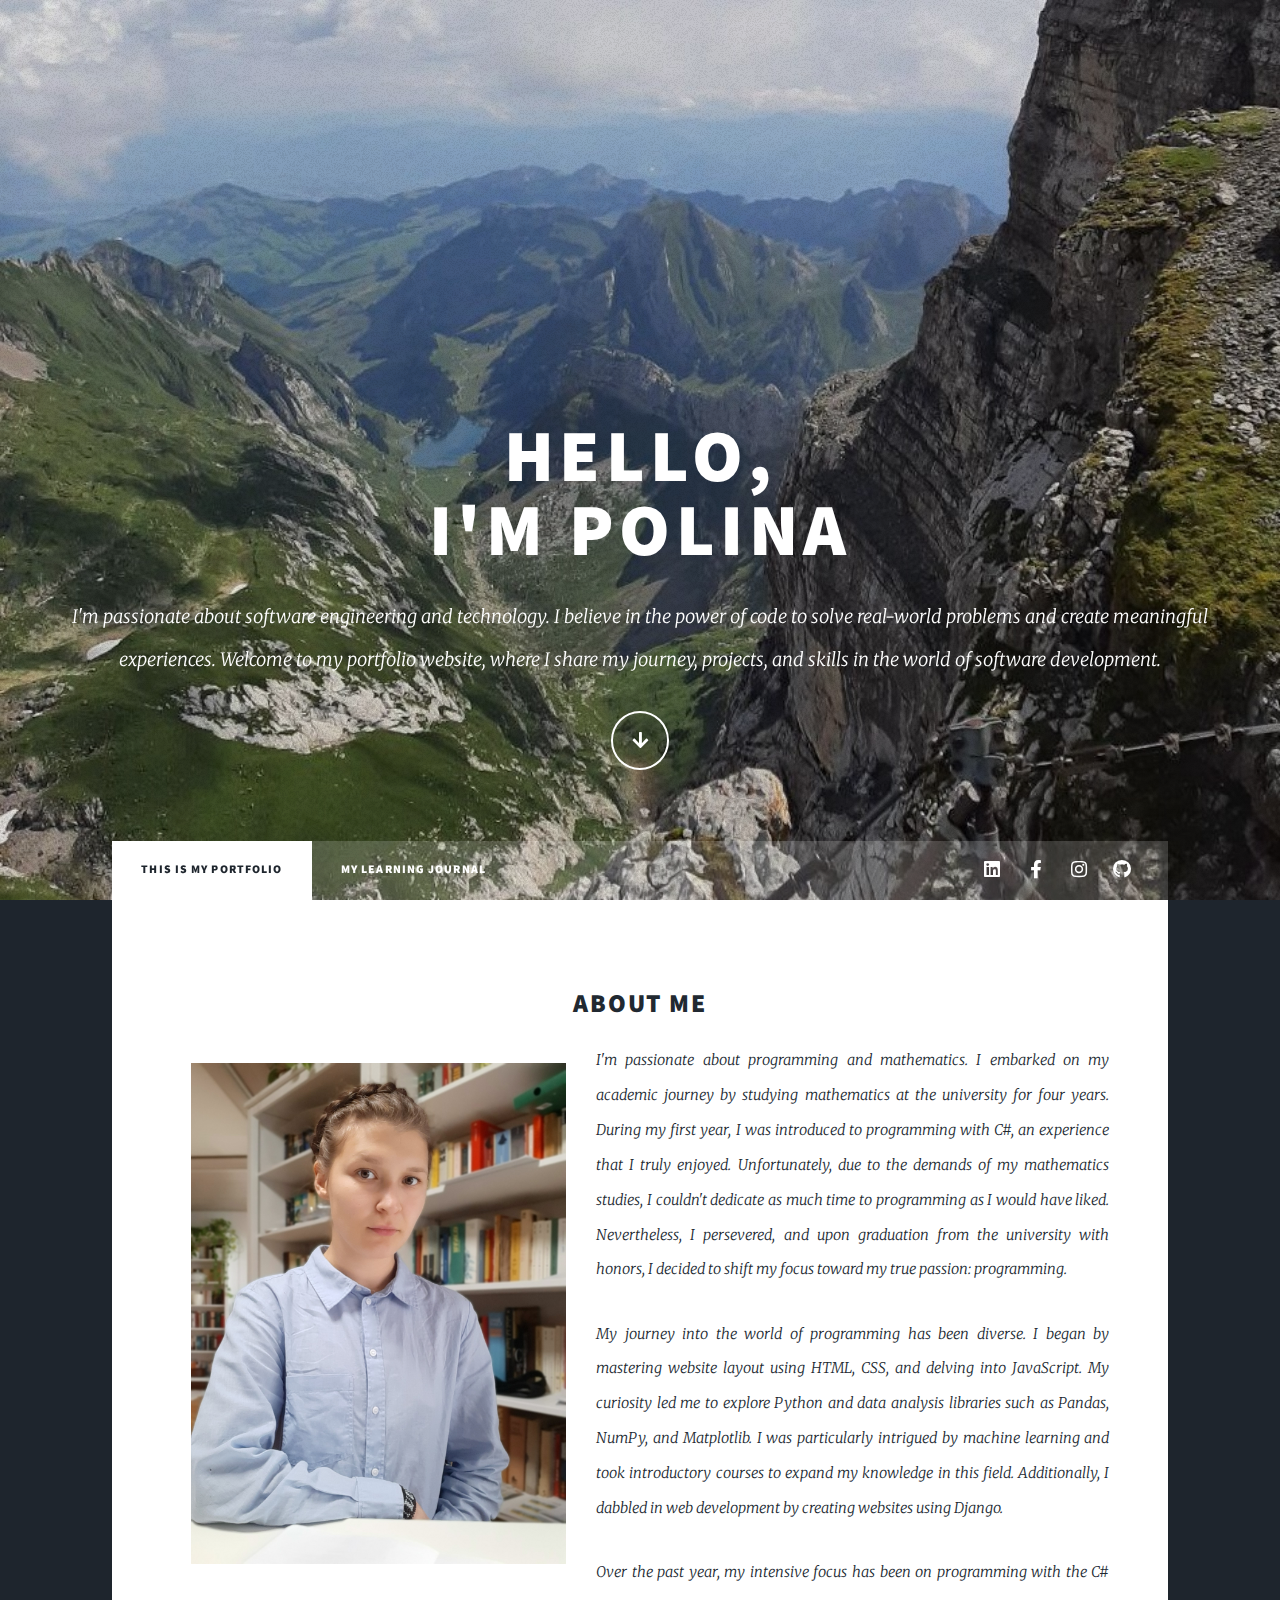
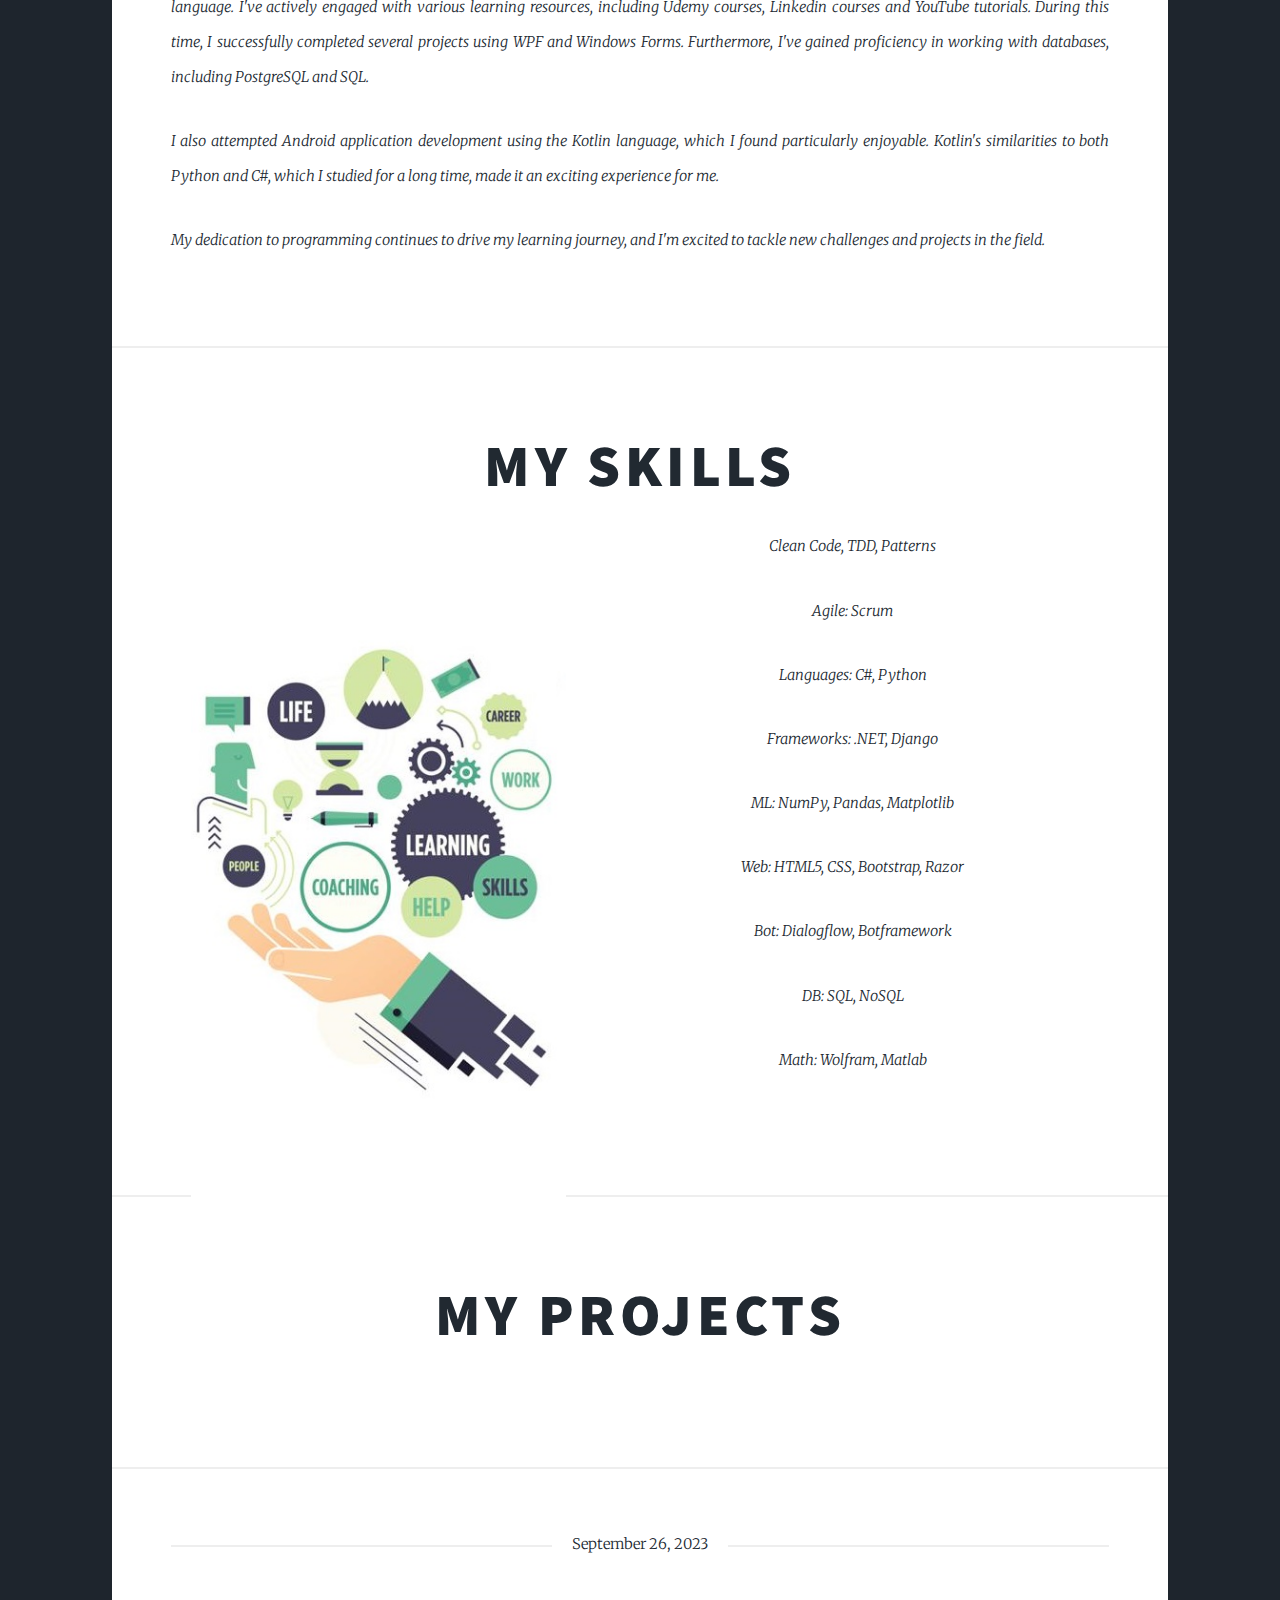
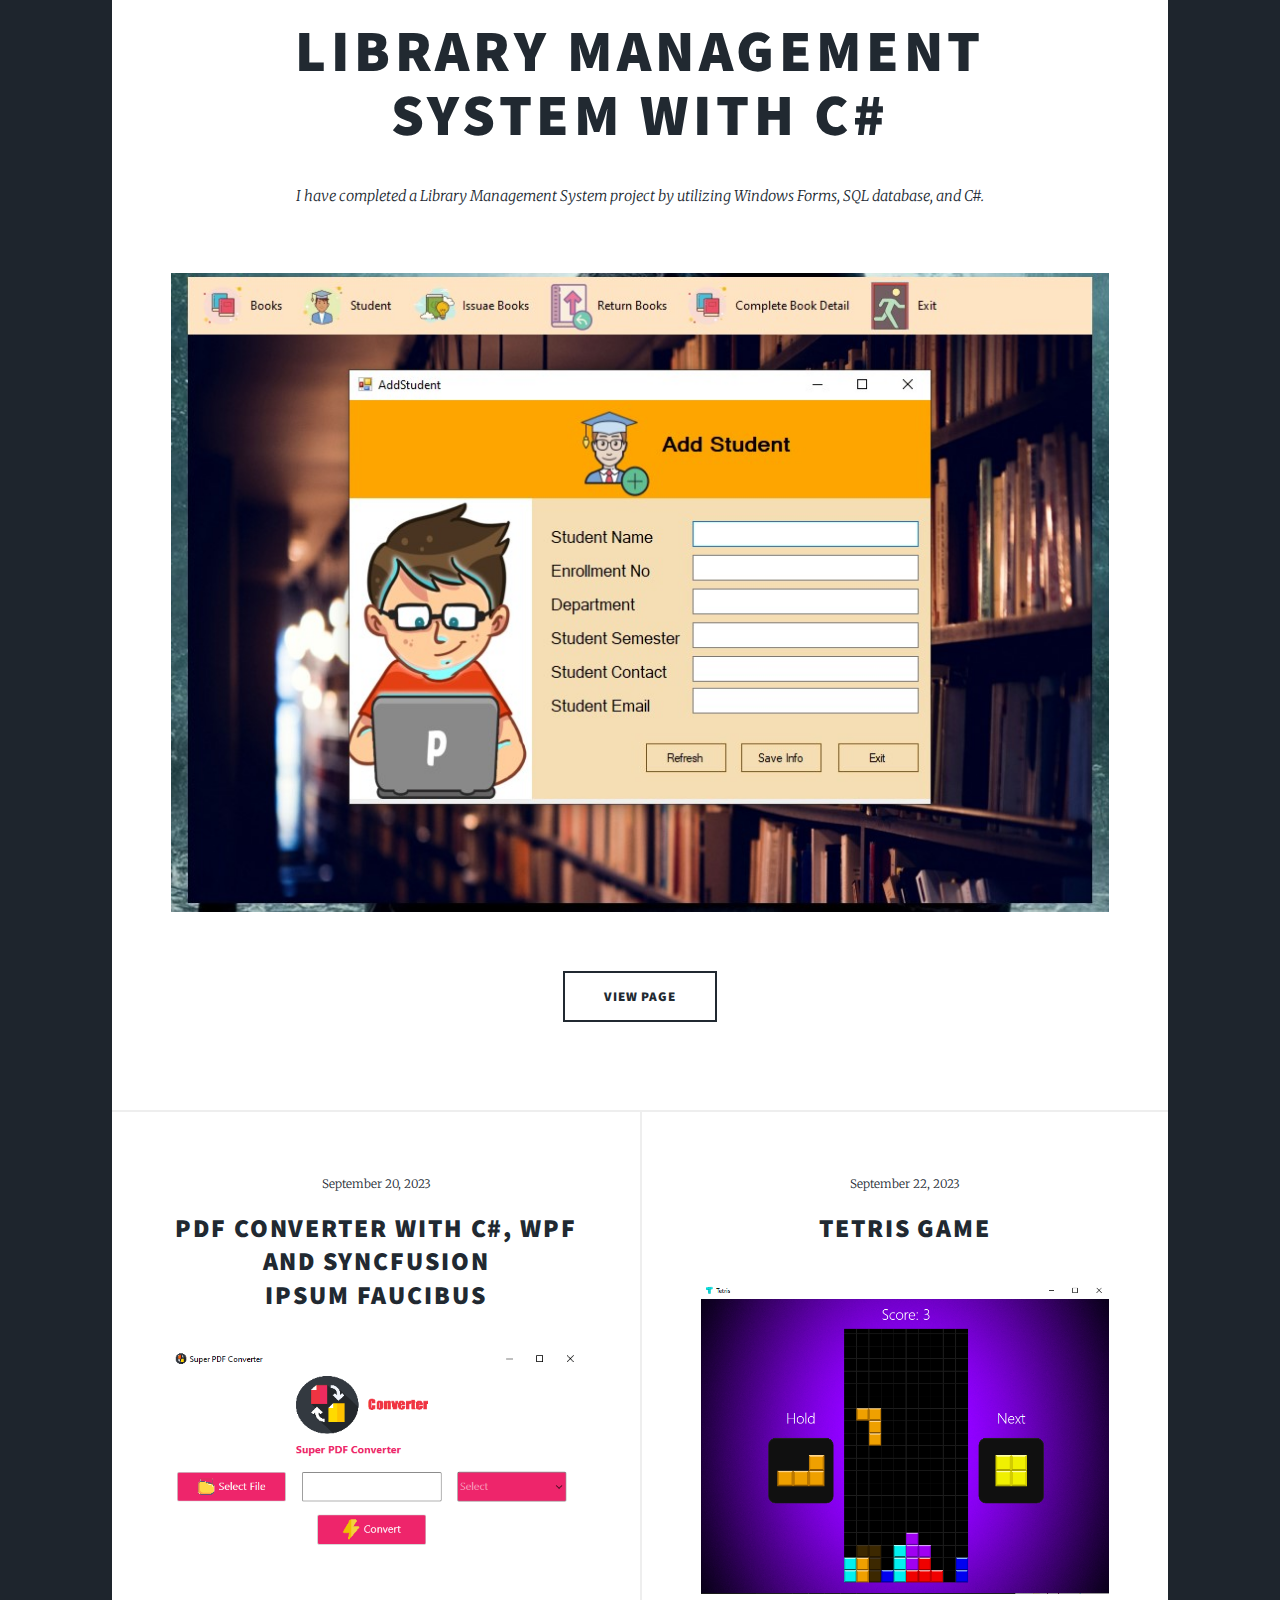
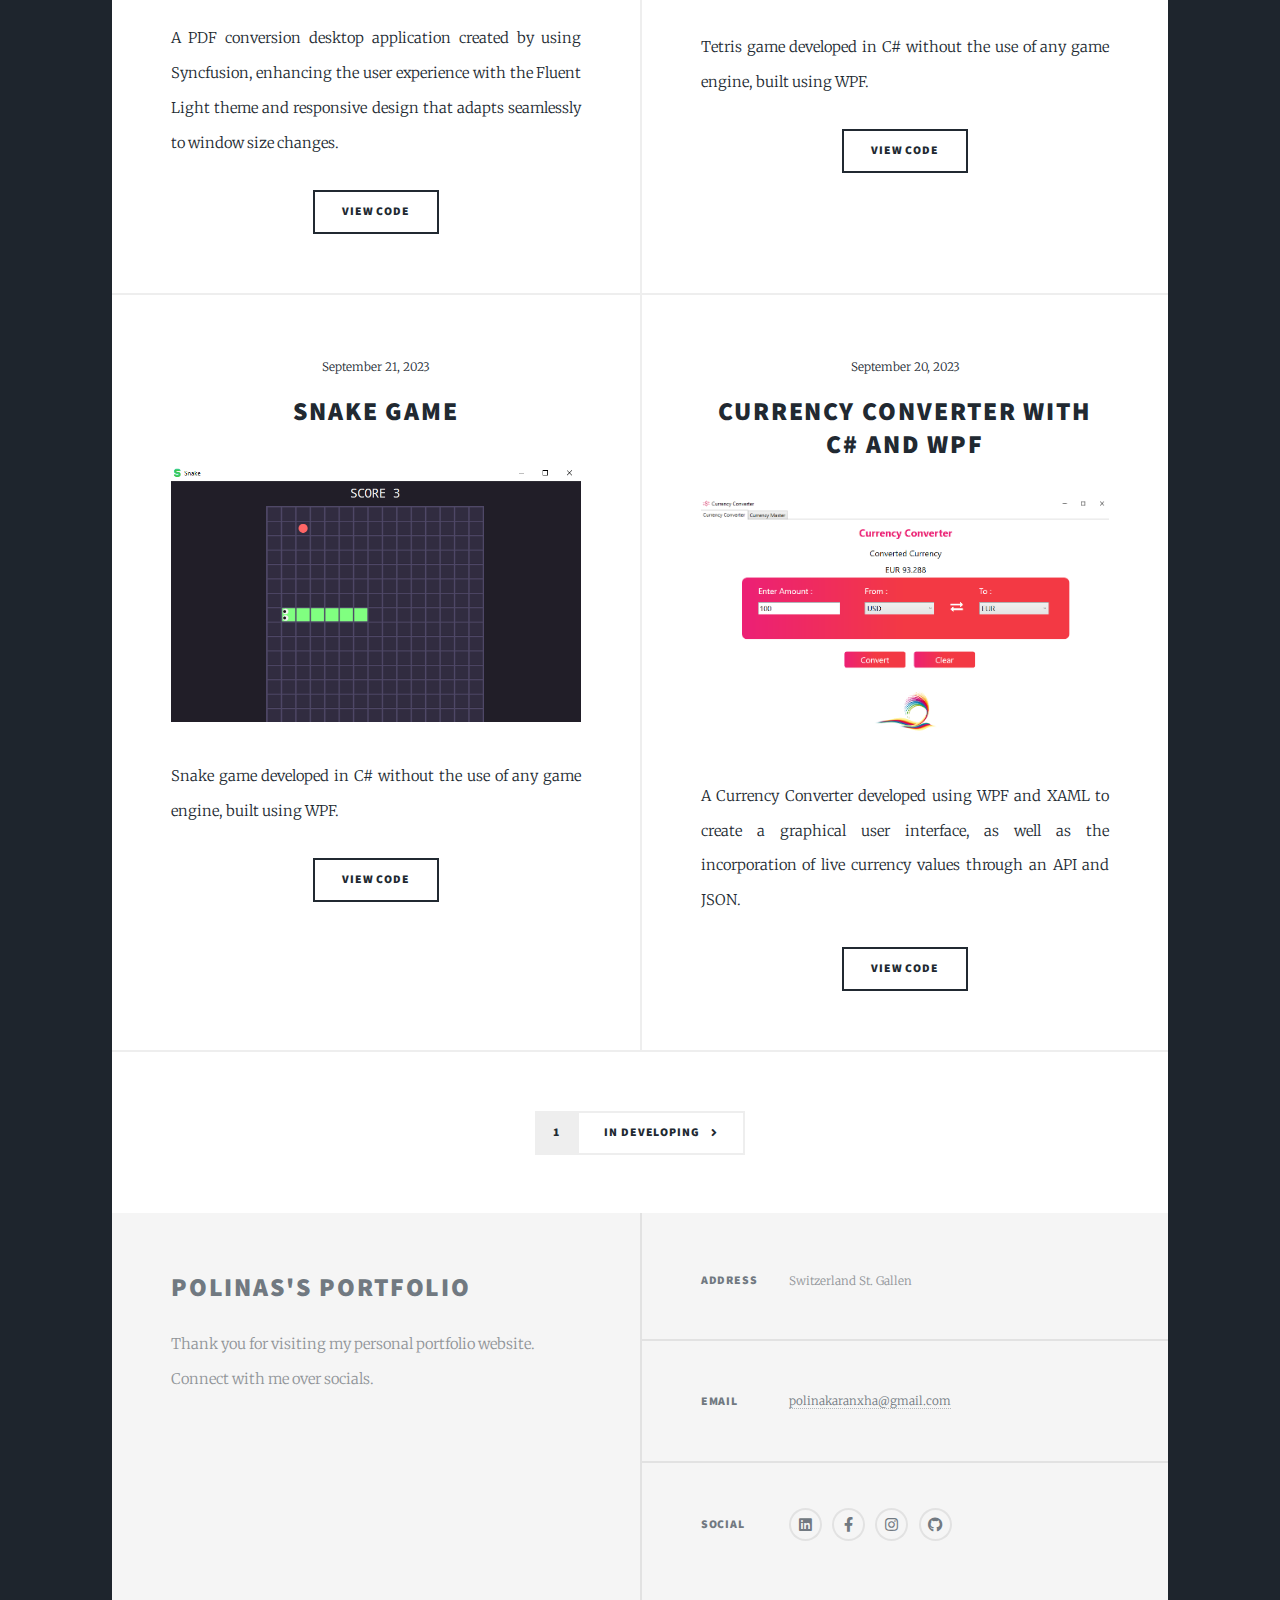
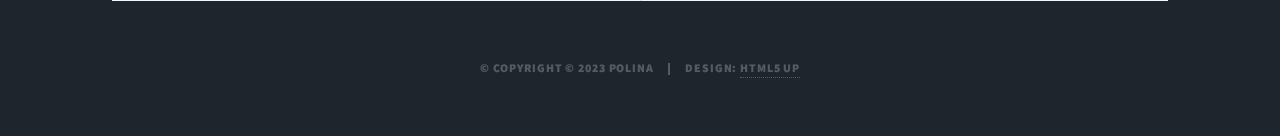
<file: index.html>
<!DOCTYPE HTML>
<!--
	Massively by HTML5 UP
	html5up.net | @ajlkn
	Free for personal and commercial use under the CCA 3.0 license (html5up.net/license)
-->
<html>
	<head>
		<title>Polina Portfolio</title>
		<meta charset="utf-8" />
		<meta name="viewport" content="width=device-width, initial-scale=1, user-scalable=no" />
		<link rel="stylesheet" href="assets/css/main.css" />
		<noscript><link rel="stylesheet" href="assets/css/noscript.css" /></noscript>
	</head>
	<body class="is-preload">

		<!-- Wrapper -->
			<div id="wrapper" class="fade-in">

				<!-- Intro -->
					<div id="intro">
						<h1>Hello,<br />I'm Polina</h1>
						<p> I'm passionate about software engineering and technology. I believe in the power of code to solve real-world problems and create meaningful experiences. Welcome to my portfolio website, where I share my journey, projects, and skills in the world of software development.</p>
						
						<ul class="actions">
							<li><a href="#header" class="button icon solid solo fa-arrow-down scrolly">Continue</a></li>
						</ul>
					</div>

				<!-- Header -->
					<header id="header">
						<a class="logo">Portfolio</a>
					</header>

				<!-- Nav -->
					<nav id="nav">
						<ul class="links">
							<li class="active"><a href="index.html">This is my Portfolio</a></li>
							<li><a href="generic.html">My Learning Journal</a></li>
							<!--<li><a href="elements.html">My Blog</a></li>-->
						</ul>
						<ul class="icons">
							<li><a href="https://www.linkedin.com/in/polinakaranxha/" class="icon brands fa-linkedin"><span class="label">Linkedin</span></a></li>
							<li><a href="https://www.facebook.com/profile.php?id=100008084837252" class="icon brands fa-facebook-f"><span class="label">Facebook</span></a></li>
							<li><a href="https://www.instagram.com/alin_cais/" class="icon brands fa-instagram"><span class="label">Instagram</span></a></li>
							<li><a href="https://github.com/SolarisCulture" class="icon brands fa-github"><span class="label">GitHub</span></a></li>
						</ul>
					</nav>

				<!-- Main -->
					<div id="main">

						<!-- About Me -->
							<article class="post featured">
								<header class="">
									<h2><a>About Me</a></h2>

									<img class="my_photo" src="images/me.jpg" alt="my profile photo"/>

									<p>I'm passionate about programming and mathematics. I embarked on my academic journey by studying mathematics at the university for four years. During my first year, I was introduced to programming with C#, an experience that I truly enjoyed. Unfortunately, due to the demands of my mathematics studies, I couldn't dedicate as much time to programming as I would have liked. Nevertheless, I persevered, and upon graduation from the university with honors, I decided to shift my focus toward my true passion: programming.</p>

									<p>My journey into the world of programming has been diverse. I began by mastering website layout using HTML, CSS, and delving into JavaScript. My curiosity led me to explore Python and data analysis libraries such as Pandas, NumPy, and Matplotlib. I was particularly intrigued by machine learning and took introductory courses to expand my knowledge in this field. Additionally, I dabbled in web development by creating websites using Django.</p>

									<p>Over the past year, my intensive focus has been on programming with the C# language. I've actively engaged with various learning resources, including Udemy courses, Linkedin courses and YouTube tutorials. During this time, I successfully completed several projects using WPF and Windows Forms. Furthermore, I've gained proficiency in working with databases, including PostgreSQL and SQL.</p>

									<p>I also attempted Android application development using the Kotlin language, which I found particularly enjoyable. Kotlin's similarities to both Python and C#, which I studied for a long time, made it an exciting experience for me.</p>

									<p>My dedication to programming continues to drive my learning journey, and I'm excited to tackle new challenges and projects in the field.</p>
								</header>
							</article>

						<!-- My Skills -->
							<article class="post featured">
								<header class="major">
									<h2><a>My Skills</a></h2>

									<img class="my_photo" src="images/skills.jpg" alt="my profile photo"/>

									<p>Clean Code, TDD, Patterns</p>
									<p>Agile: Scrum</p>
									<p>Languages: C#, Python</p>
									<p>Frameworks: .NET, Django</p>
									<p>ML: NumPy, Pandas, Matplotlib</p>
									<p>Web: HTML5, CSS, Bootstrap, Razor</p>
									<p>Bot: Dialogflow, Botframework</p>
									<p>DB: SQL, NoSQL</p>
									<p>Math: Wolfram, Matlab</p>
								</header>
							</article>

						<article class="post featured">
							<header class="major">
								<h2>My Projects</h2>
							</header>
						</article>


						<!-- Library Management System with C# -->
							<article class="post featured">
								<header class="major">
									<span class="date">September 26, 2023</span>
									<h2><a>Library Management System with C#</a></h2>
									<p>I have completed a Library Management System project by utilizing Windows Forms, SQL database, and C#.</p>
								</header>
								<a class="image main"><img src="images/library_managment_system/add_student.jpg" alt="" /></a>
								<ul class="actions special">
									<li><a href="pages/library_managment_system.html" class="button large">View Page</a></li>
								</ul>
							</article>

						<!-- Posts -->
							<section class="posts">
								<article>
									<header>
										<span class="date">September 20, 2023</span>
										<h2><a>PDF Converter with C#, WPF and Syncfusion<br />ipsum faucibus</a></h2>
									</header>
									<a class="image fit"><img src="images/MainWindowPDFConverter.png" alt="" /></a>
									<p>A PDF conversion desktop application created by using Syncfusion, enhancing the user experience with the Fluent Light theme and responsive design that adapts seamlessly to window size changes.</p>
									<ul class="actions special">
										<li><a href="#" class="button">View Code</a></li>
									</ul>
								</article>
								<!--Tetris Game-->
								<article>
									<header>
										<span class="date">September 22, 2023</span>
										<h2><a>Tetris Game</a></h2>
									</header>
									<a class="image fit"><img src="images/MainWindowTetris.png" alt="" /></a>
									<p>Tetris game developed in C# without the use of any game engine, built using WPF.</p>
									<ul class="actions special">
										<li><a href="#" class="button">View Code</a></li>
									</ul>
								</article>
								<!--Game Snake-->
								<article>
									<header>
										<span class="date">September 21, 2023</span>
										<h2><a>Snake Game</a></h2>
									</header>
									<a class="image fit"><img src="images/MainWindowSnake.png" alt="" /></a>
									<p>Snake game developed in C# without the use of any game engine, built using WPF.</p>
									<ul class="actions special">
										<li><a href="#" class="button">View Code</a></li>
									</ul>
								</article>
								<!--Currency Converter With C# and WPF-->
								<article>
									<header>
										<span class="date">September 20, 2023</span>
										<h2><a>Currency Converter With C# and WPF</a></h2>
									</header>
									<a class="image fit"><img src="images/MainWindowCurrencyConverter.png" alt="" /></a>
									<p>A Currency Converter developed using WPF and XAML to create a graphical user interface, as well as the incorporation of live currency values through an API and JSON.</p>
									<ul class="actions special">
										<li><a href="#" class="button">View Code</a></li>
									</ul>
								</article>
								<!---->
								<!--<article>
									<header>
										<span class="date">April 11, 2017</span>
										<h2><a>Odio magna<br />
										sed consectetur</a></h2>
									</header>
									<a class="image fit"><img src="images/pic06.jpg" alt="" /></a>
									<p>Donec eget ex magna. Interdum et malesuada fames ac ante ipsum primis in faucibus. Pellentesque venenatis dolor imperdiet dolor mattis sagittis magna etiam.</p>
									<ul class="actions special">
										<li><a href="#" class="button">View Code</a></li>
									</ul>
								</article>-->
								<!---->
								<!--<article>
									<header>
										<span class="date">April 7, 2017</span>
										<h2><a>Augue lorem<br />
										primis vestibulum</a></h2>
									</header>
									<a class="image fit"><img src="images/pic07.jpg" alt="" /></a>
									<p>Donec eget ex magna. Interdum et malesuada fames ac ante ipsum primis in faucibus. Pellentesque venenatis dolor imperdiet dolor mattis sagittis magna etiam.</p>
									<ul class="actions special">
										<li><a href="#" class="button">View Code</a></li>
									</ul>
								</article>-->
							</section>

						<!-- Footer-->
							<footer>
								<div class="pagination">
									<!--<a href="#" class="previous">Prev</a>-->
									<a href="#" class="page active">1</a>
									<!--<a href="#" class="page">2</a>
									<a href="#" class="page">3</a>
									<span class="extra">&hellip;</span>
									<a href="#" class="page">8</a>
									<a href="#" class="page">9</a>
									<a href="#" class="page">10</a>-->
									<a href="#" class="next">In developing</a>
								</div>
							</footer>

					</div>

				<!-- Footer -->
					<footer id="footer">
						<section>
							<h2>Polinas's Portfolio</h2>
							Thank you for visiting my personal portfolio website. Connect with me over socials.
						</section>
						<section class="split contact">
							<section class="alt">
								<h3>Address</h3>
								<p>Switzerland St. Gallen</p>
							</section>
							<!--
							<section>
								<h3>Phone</h3>
								<p><a href="#">(000) 000-0000</a></p>
							</section>-->
							<section>
								<h3>Email</h3>
								<p><a href="#">polinakaranxha@gmail.com</a></p>
							</section>
							<section>
								<h3>Social</h3>
								<ul class="icons alt">
									<li><a href="https://www.linkedin.com/in/polinakaranxha/" class="icon brands alt fa-linkedin"><span class="label">Linkedin</span></a></li>
									<li><a href="https://www.facebook.com/profile.php?id=100008084837252" class="icon brands alt fa-facebook-f"><span class="label">Facebook</span></a></li>
									<li><a href="https://www.instagram.com/alin_cais/" class="icon brands alt fa-instagram"><span class="label">Instagram</span></a></li>
									<li><a href="https://github.com/SolarisCulture" class="icon brands alt fa-github"><span class="label">GitHub</span></a></li>
								</ul>
							</section>
						</section>
					</footer>

				<!-- Copyright -->
					<div id="copyright">
						<ul><li>&copy; CopyRight © 2023 Polina </li><li>Design: <a href="https://html5up.net">HTML5 UP</a></li></ul>
					</div>

			</div>

		<!-- Scripts -->
			<script src="assets/js/jquery.min.js"></script>
			<script src="assets/js/jquery.scrollex.min.js"></script>
			<script src="assets/js/jquery.scrolly.min.js"></script>
			<script src="assets/js/browser.min.js"></script>
			<script src="assets/js/breakpoints.min.js"></script>
			<script src="assets/js/util.js"></script>
			<script src="assets/js/main.js"></script>

	</body>
</html>
</file>
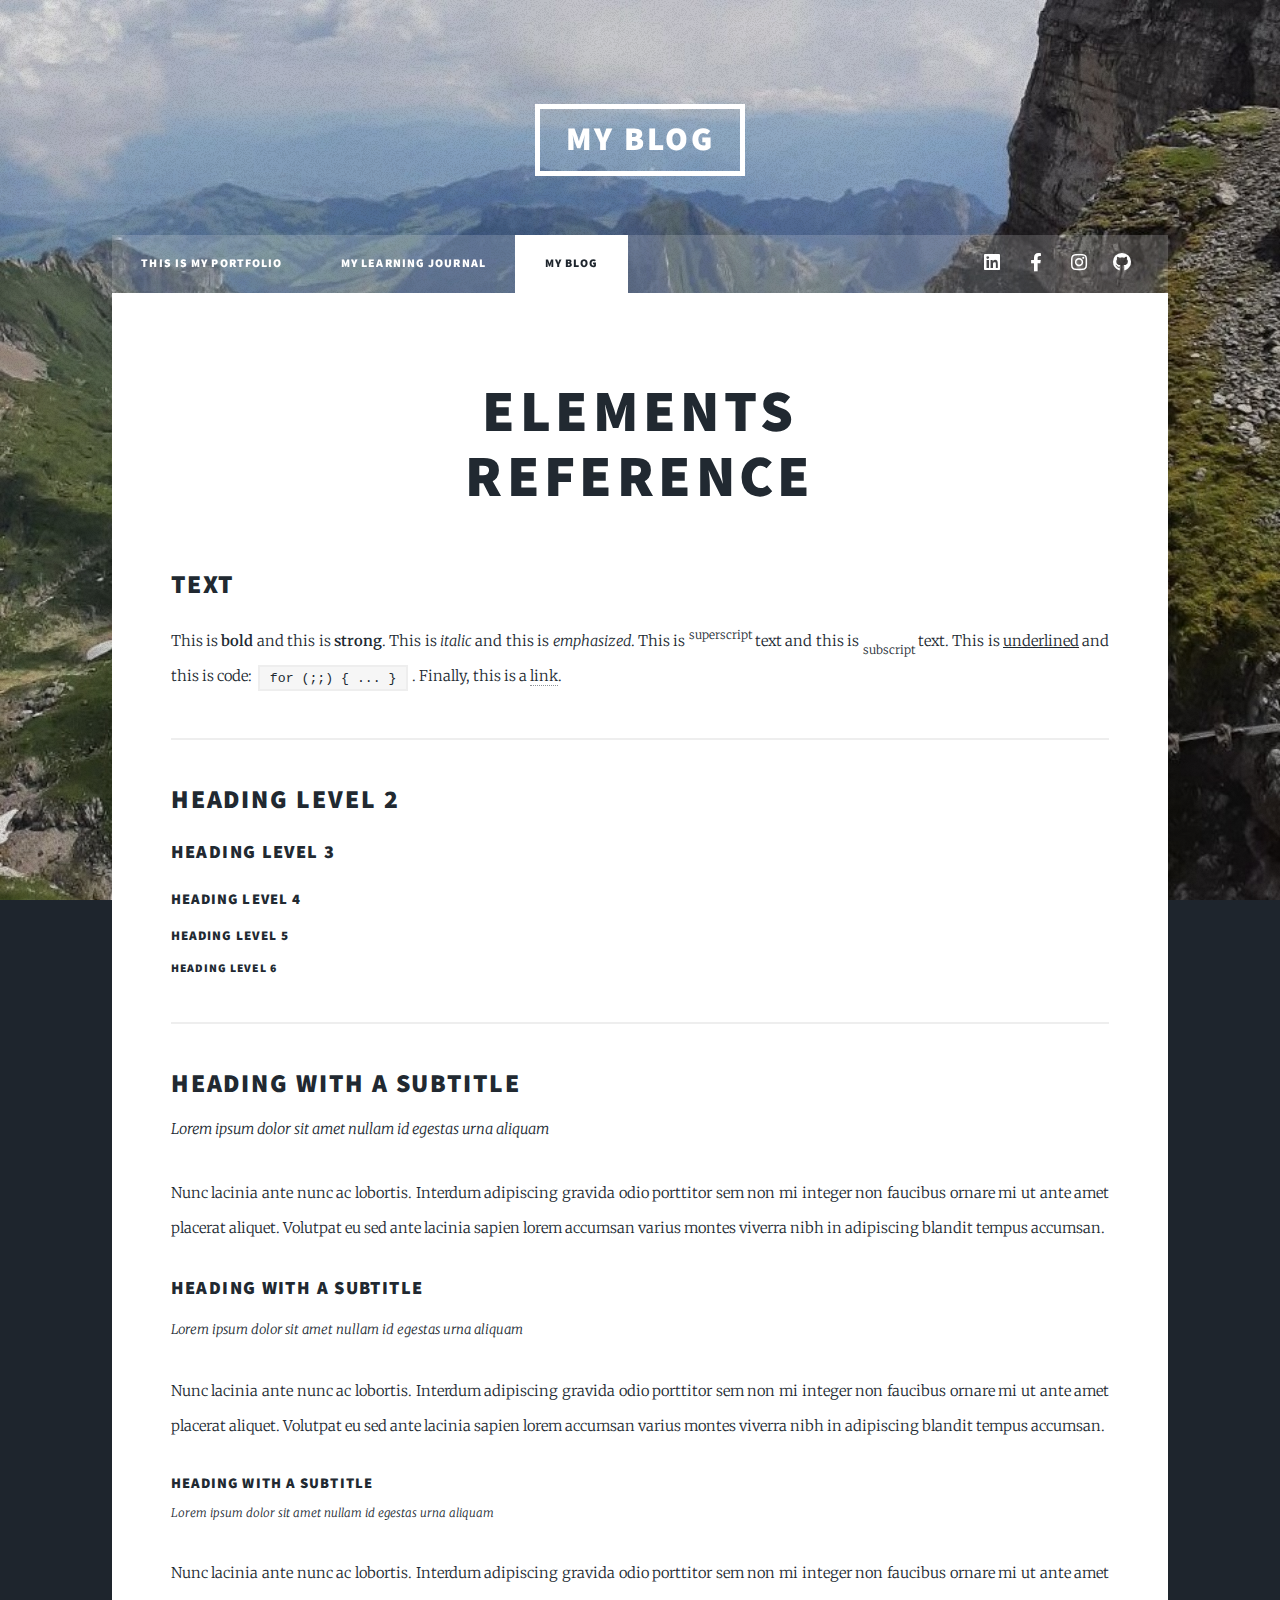
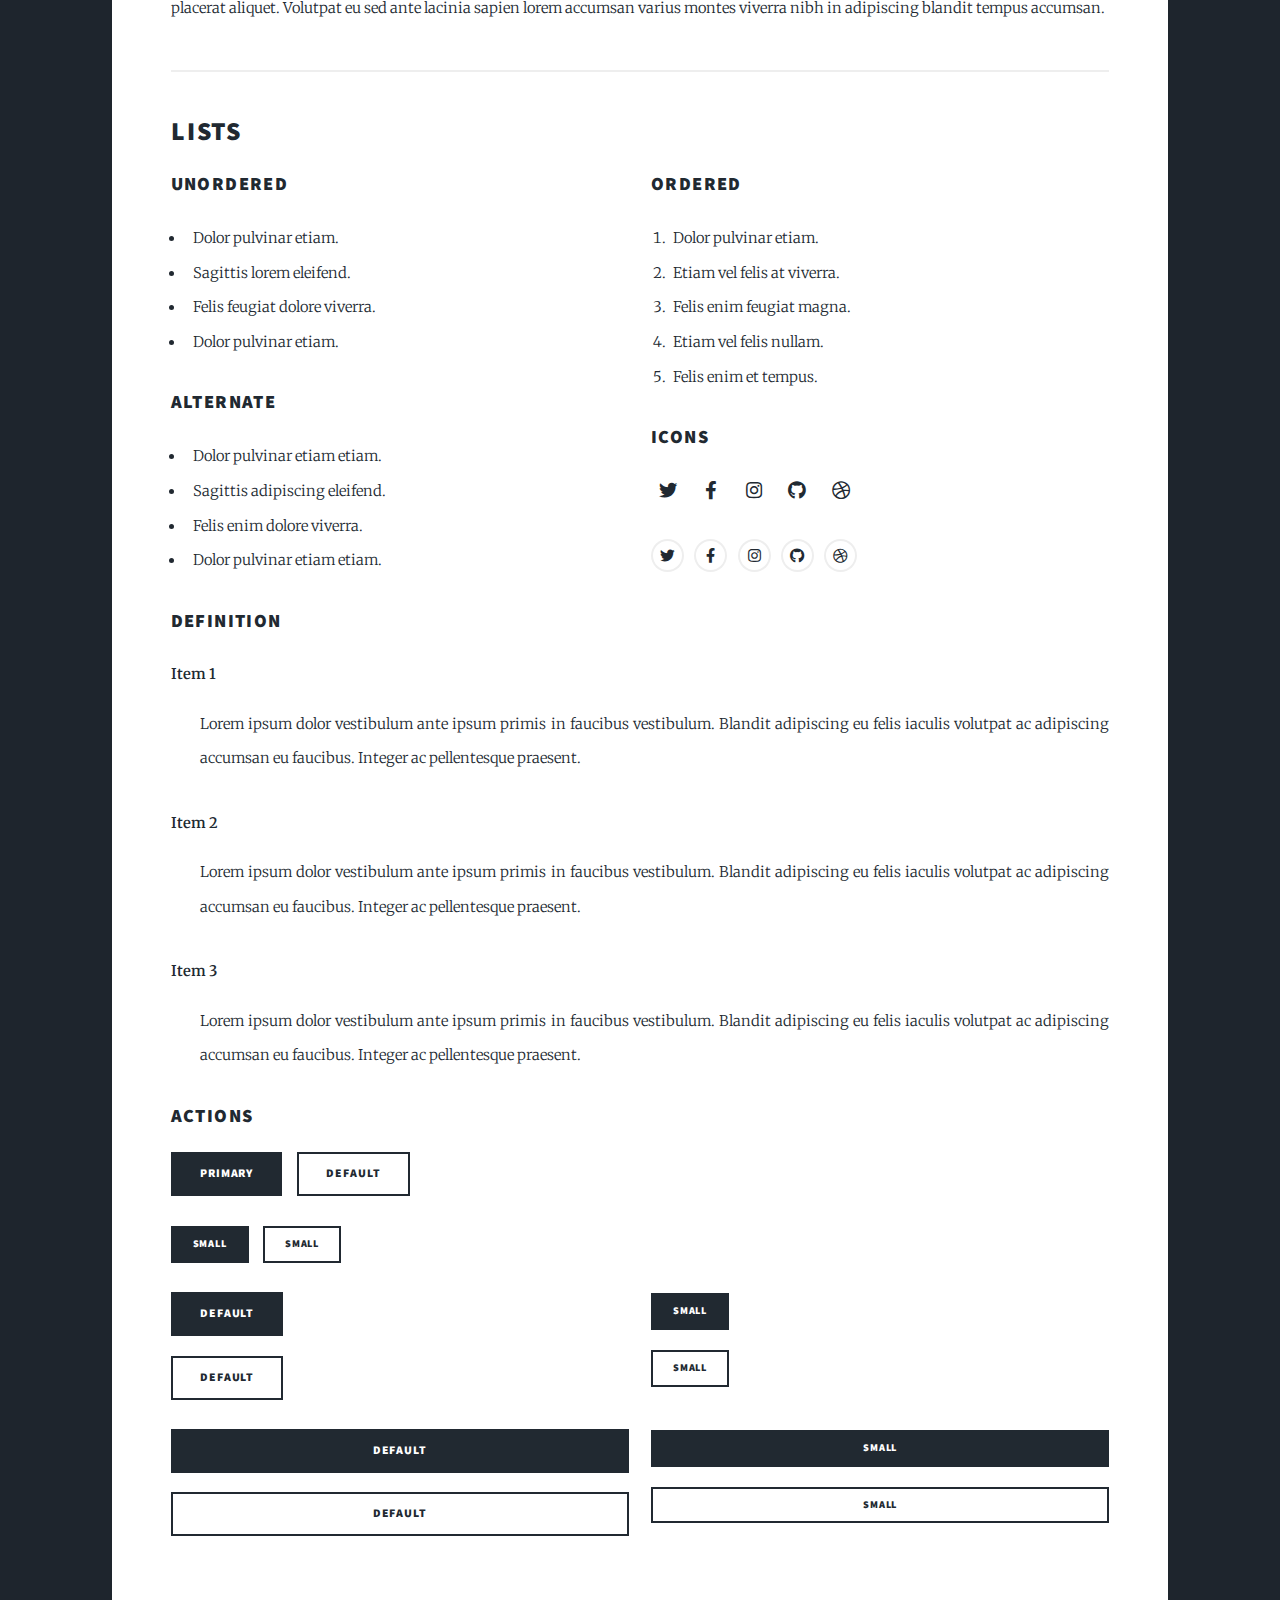
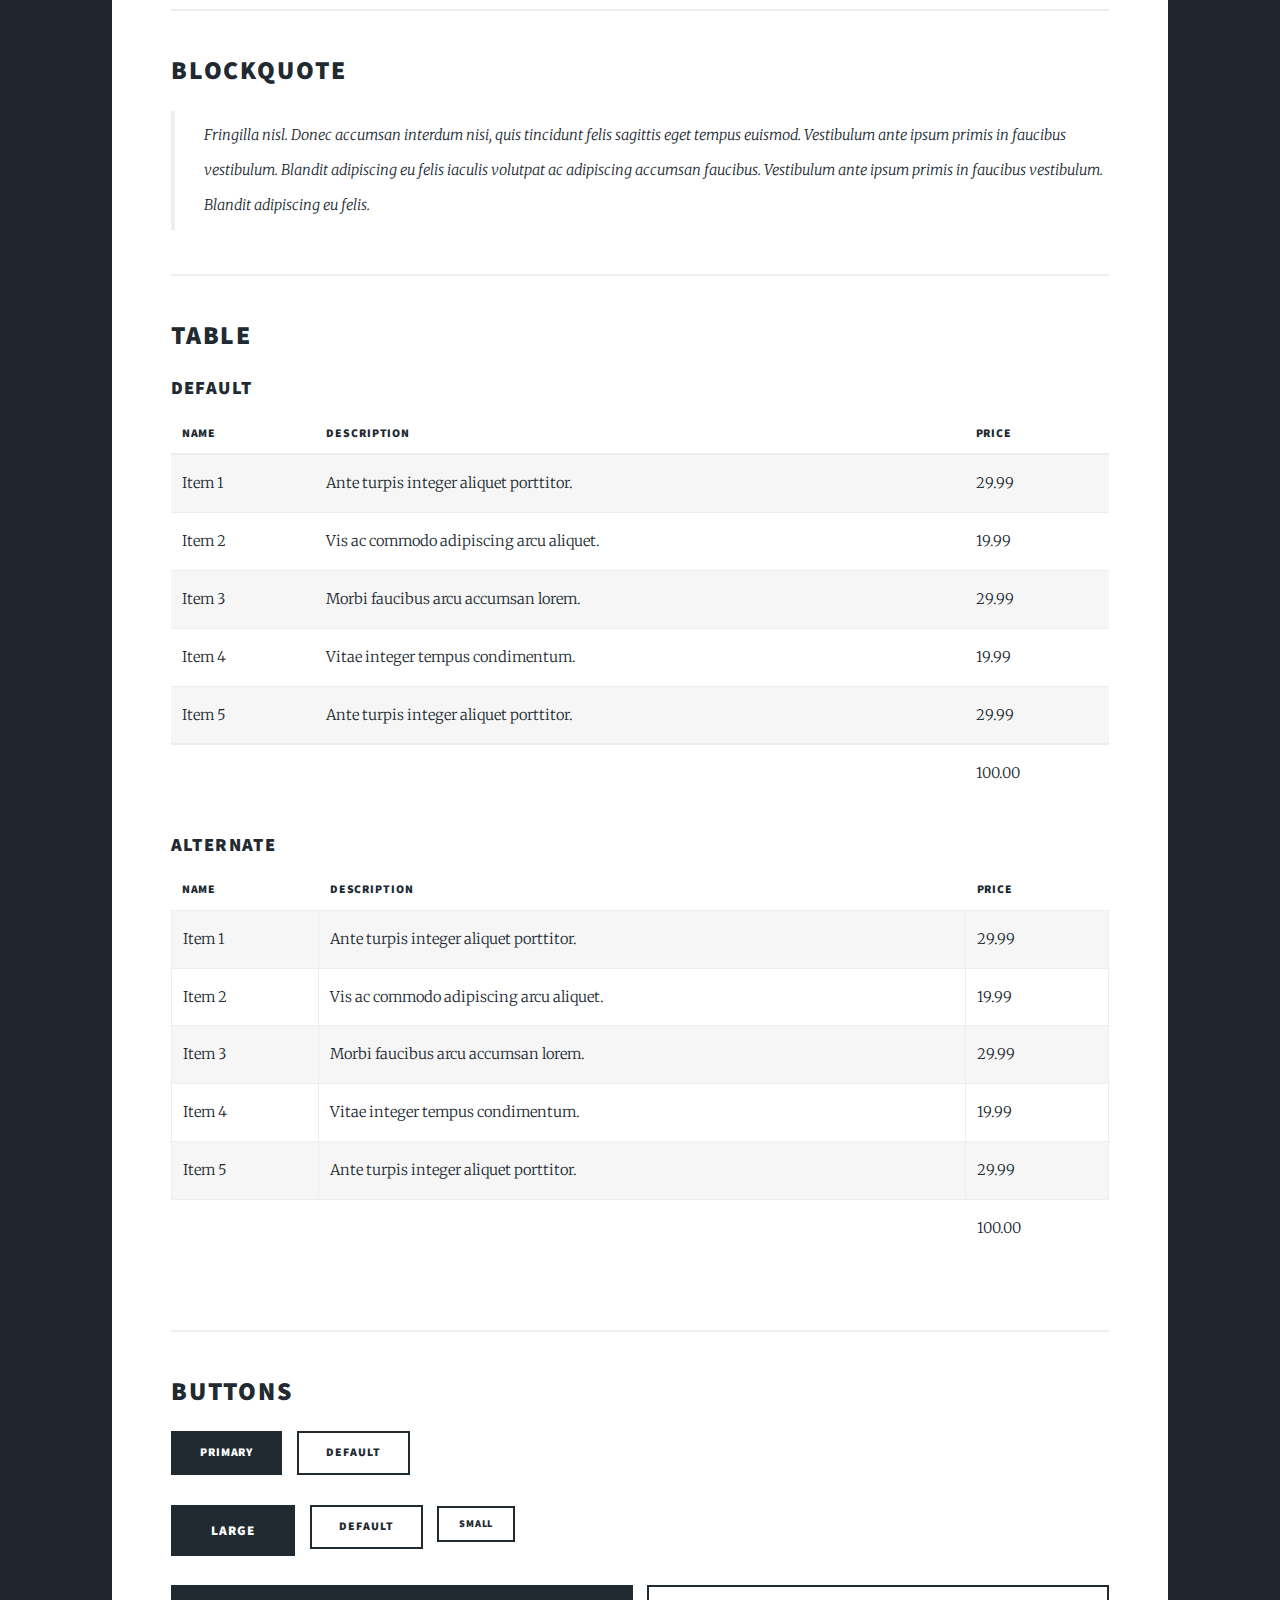
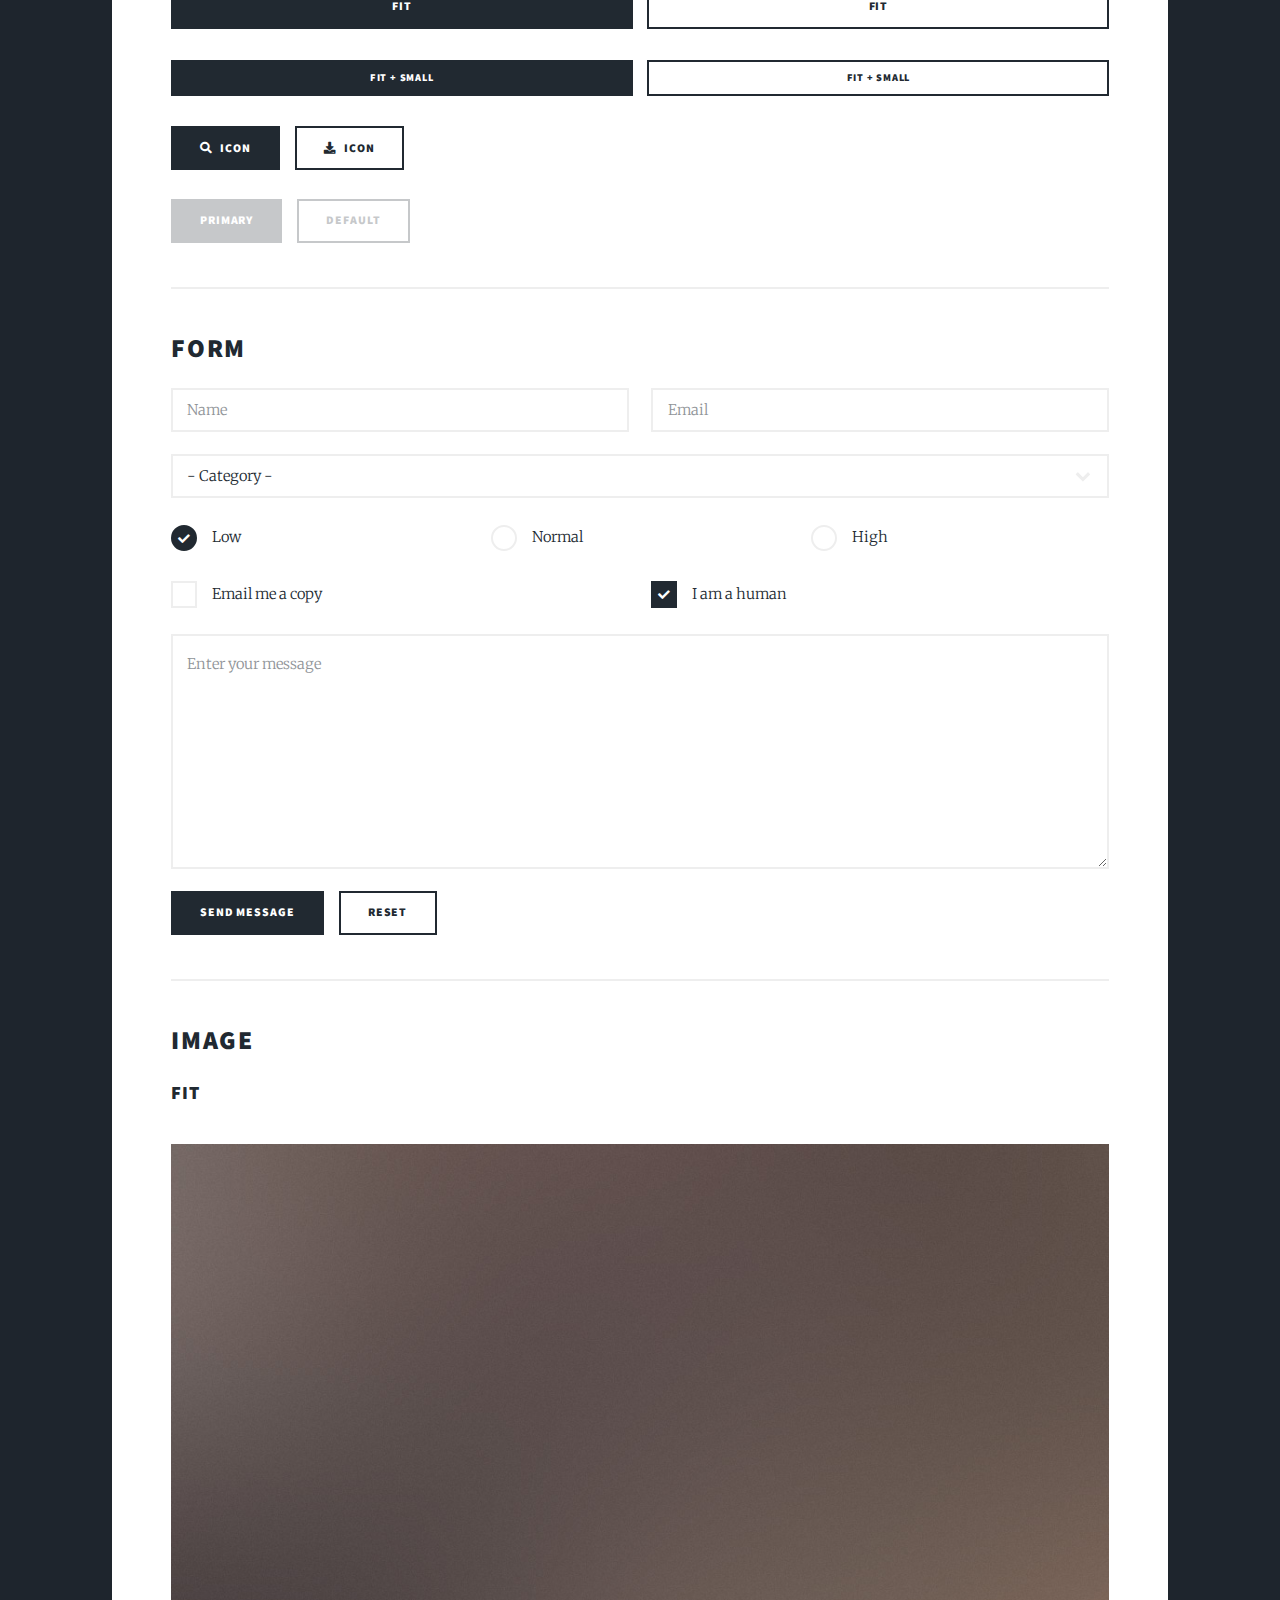
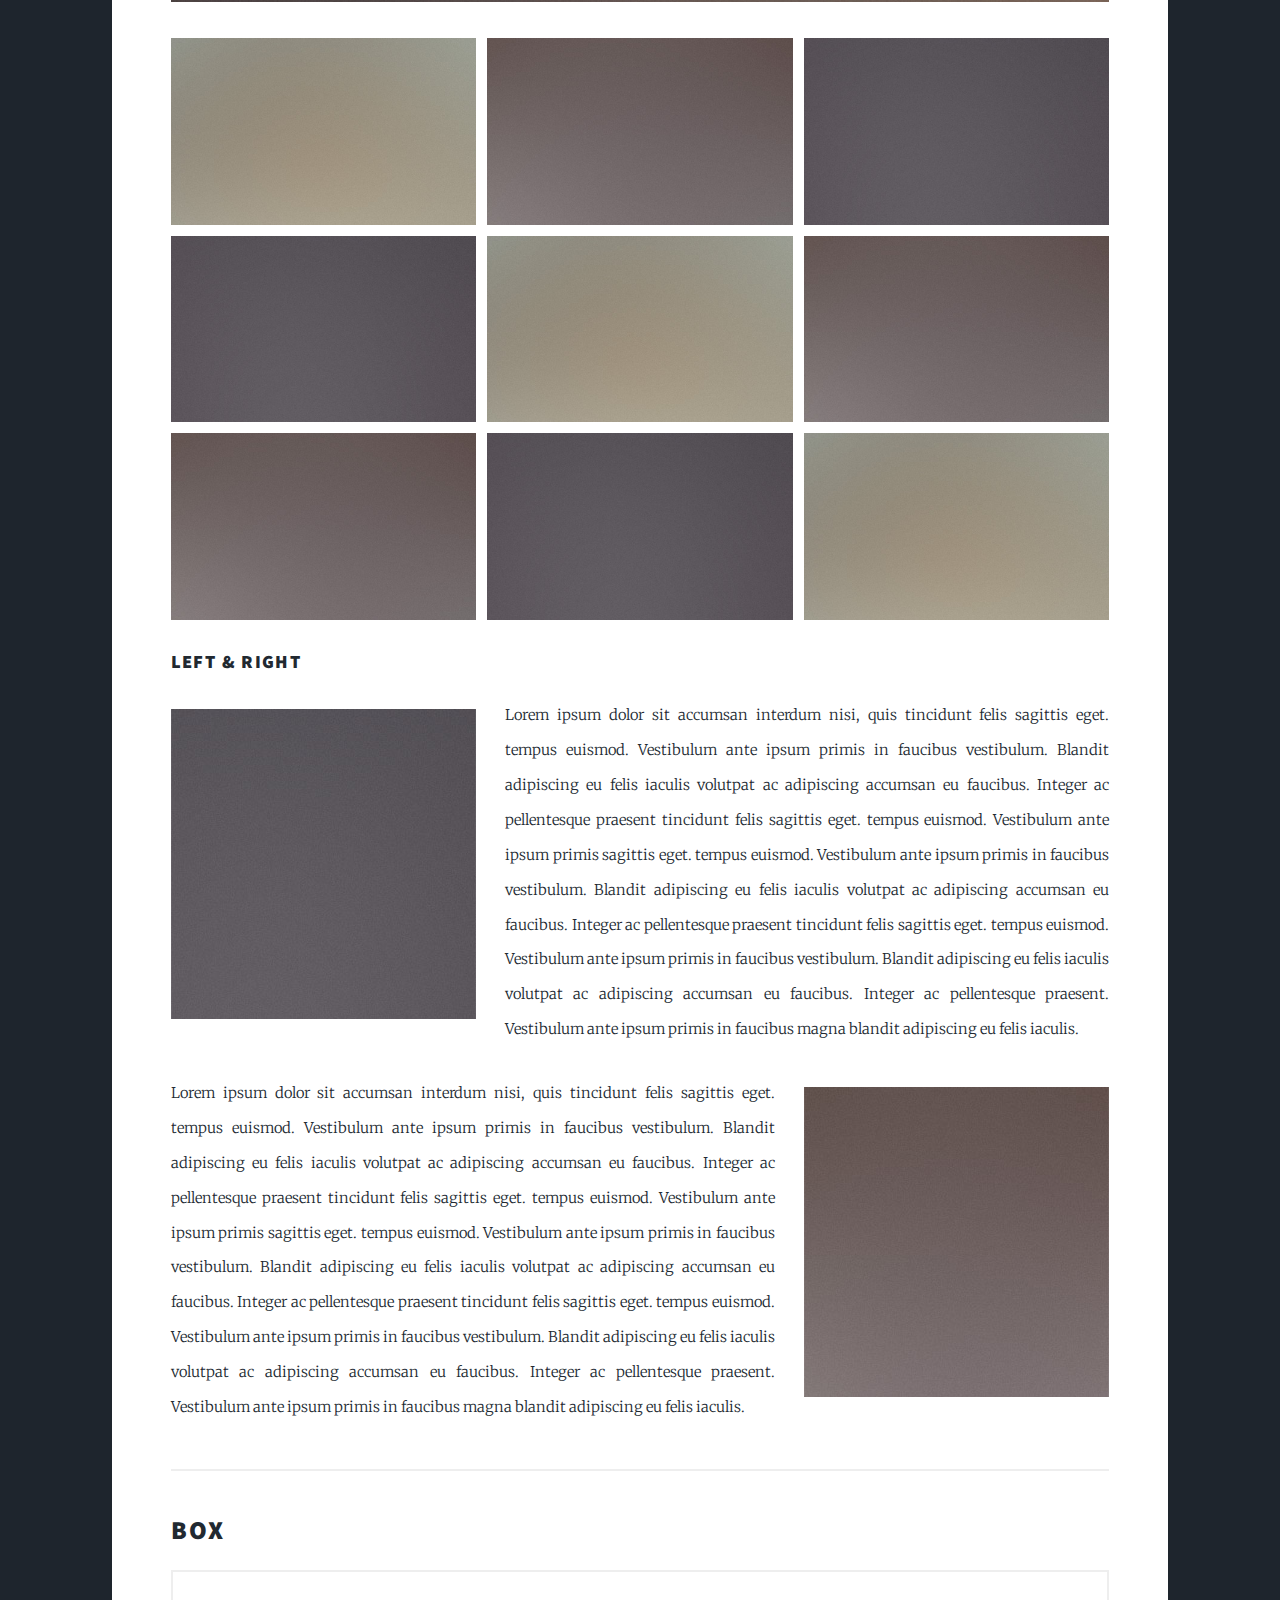
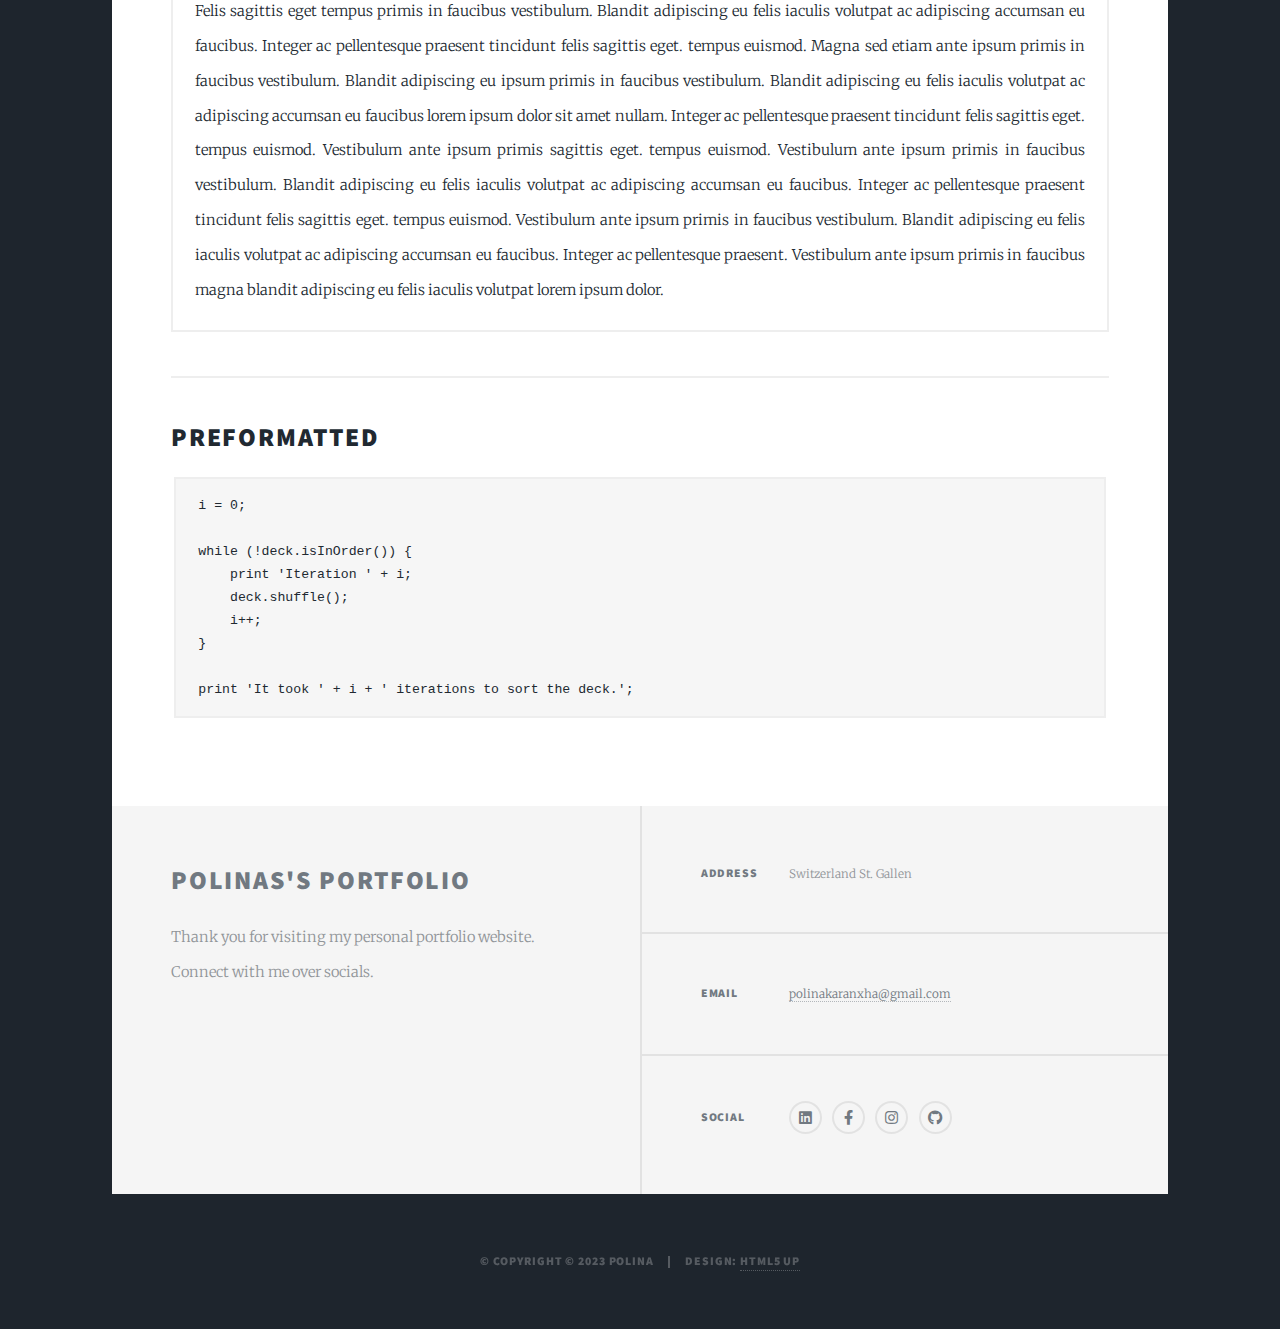
<file: elements.html>
<!DOCTYPE HTML>
<!--
	Massively by HTML5 UP
	html5up.net | @ajlkn
	Free for personal and commercial use under the CCA 3.0 license (html5up.net/license)
-->
<html>
	<head>
		<title>My Blog</title>
		<meta charset="utf-8" />
		<meta name="viewport" content="width=device-width, initial-scale=1, user-scalable=no" />
		<link rel="stylesheet" href="assets/css/main.css" />
		<noscript><link rel="stylesheet" href="assets/css/noscript.css" /></noscript>
	</head>
	<body class="is-preload">

		<!-- Wrapper -->
			<div id="wrapper">

				<!-- Header -->
					<header id="header">
						<a id="anchor-logo" href="#anchor-logo" class="logo">My Blog</a>
					</header>

				<!-- Nav -->
					<nav id="nav">
						<ul class="links">
							<li><a href="index.html">This is my Portfolio</a></li>
							<li><a href="generic.html">My Learning Journal</a></li>
							<li class="active"><a href="elements.html">My Blog</a></li>
						</ul>
						<ul class="icons">
							<li><a href="https://www.linkedin.com/in/polinakaranxha/" class="icon brands fa-linkedin"><span class="label">Linkedin</span></a></li>
							<li><a href="https://www.facebook.com/profile.php?id=100008084837252" class="icon brands fa-facebook-f"><span class="label">Facebook</span></a></li>
							<li><a href="https://www.instagram.com/alin_cais/" class="icon brands fa-instagram"><span class="label">Instagram</span></a></li>
							<li><a href="https://github.com/SolarisCulture" class="icon brands fa-github"><span class="label">GitHub</span></a></li>
						</ul>
					</nav>

				<!-- Main -->
					<div id="main">

						<!-- Post -->
							<section class="post">
								<header class="major">
									<h1>Elements<br />
									Reference</h1>
								</header>

								<!-- Text stuff -->
									<h2>Text</h2>
									<p>This is <b>bold</b> and this is <strong>strong</strong>. This is <i>italic</i> and this is <em>emphasized</em>.
									This is <sup>superscript</sup> text and this is <sub>subscript</sub> text.
									This is <u>underlined</u> and this is code: <code>for (;;) { ... }</code>.
									Finally, this is a <a href="#">link</a>.</p>
									<hr />
									<h2>Heading Level 2</h2>
									<h3>Heading Level 3</h3>
									<h4>Heading Level 4</h4>
									<h5>Heading Level 5</h5>
									<h6>Heading Level 6</h6>
									<hr />
									<header>
										<h2>Heading with a Subtitle</h2>
										<p>Lorem ipsum dolor sit amet nullam id egestas urna aliquam</p>
									</header>
									<p>Nunc lacinia ante nunc ac lobortis. Interdum adipiscing gravida odio porttitor sem non mi integer non faucibus ornare mi ut ante amet placerat aliquet. Volutpat eu sed ante lacinia sapien lorem accumsan varius montes viverra nibh in adipiscing blandit tempus accumsan.</p>
									<header>
										<h3>Heading with a Subtitle</h3>
										<p>Lorem ipsum dolor sit amet nullam id egestas urna aliquam</p>
									</header>
									<p>Nunc lacinia ante nunc ac lobortis. Interdum adipiscing gravida odio porttitor sem non mi integer non faucibus ornare mi ut ante amet placerat aliquet. Volutpat eu sed ante lacinia sapien lorem accumsan varius montes viverra nibh in adipiscing blandit tempus accumsan.</p>
									<header>
										<h4>Heading with a Subtitle</h4>
										<p>Lorem ipsum dolor sit amet nullam id egestas urna aliquam</p>
									</header>
									<p>Nunc lacinia ante nunc ac lobortis. Interdum adipiscing gravida odio porttitor sem non mi integer non faucibus ornare mi ut ante amet placerat aliquet. Volutpat eu sed ante lacinia sapien lorem accumsan varius montes viverra nibh in adipiscing blandit tempus accumsan.</p>

									<hr />

								<!-- Lists -->
									<h2>Lists</h2>
									<div class="row">
										<div class="col-6 col-12-small">

											<h3>Unordered</h3>
											<ul>
												<li>Dolor pulvinar etiam.</li>
												<li>Sagittis lorem eleifend.</li>
												<li>Felis feugiat dolore viverra.</li>
												<li>Dolor pulvinar etiam.</li>
											</ul>

											<h3>Alternate</h3>
											<ul class="alt">
												<li>Dolor pulvinar etiam etiam.</li>
												<li>Sagittis adipiscing eleifend.</li>
												<li>Felis enim dolore viverra.</li>
												<li>Dolor pulvinar etiam etiam.</li>
											</ul>

										</div>
										<div class="col-6 col-12-small">

											<h3>Ordered</h3>
											<ol>
												<li>Dolor pulvinar etiam.</li>
												<li>Etiam vel felis at viverra.</li>
												<li>Felis enim feugiat magna.</li>
												<li>Etiam vel felis nullam.</li>
												<li>Felis enim et tempus.</li>
											</ol>

											<h3>Icons</h3>
											<ul class="icons">
												<li><a href="#" class="icon brands fa-twitter"><span class="label">Twitter</span></a></li>
												<li><a href="#" class="icon brands fa-facebook-f"><span class="label">Facebook</span></a></li>
												<li><a href="#" class="icon brands fa-instagram"><span class="label">Instagram</span></a></li>
												<li><a href="#" class="icon brands fa-github"><span class="label">Github</span></a></li>
												<li><a href="#" class="icon brands fa-dribbble"><span class="label">Dribbble</span></a></li>
											</ul>
											<ul class="icons alt">
												<li><a href="#" class="icon brands alt fa-twitter"><span class="label">Twitter</span></a></li>
												<li><a href="#" class="icon brands alt fa-facebook-f"><span class="label">Facebook</span></a></li>
												<li><a href="#" class="icon brands alt fa-instagram"><span class="label">Instagram</span></a></li>
												<li><a href="#" class="icon brands alt fa-github"><span class="label">Github</span></a></li>
												<li><a href="#" class="icon brands alt fa-dribbble"><span class="label">Dribbble</span></a></li>
											</ul>

										</div>
									</div>
									<h3>Definition</h3>
									<dl>
										<dt>Item 1</dt>
										<dd>
											<p>Lorem ipsum dolor vestibulum ante ipsum primis in faucibus vestibulum. Blandit adipiscing eu felis iaculis volutpat ac adipiscing accumsan eu faucibus. Integer ac pellentesque praesent.</p>
										</dd>
										<dt>Item 2</dt>
										<dd>
											<p>Lorem ipsum dolor vestibulum ante ipsum primis in faucibus vestibulum. Blandit adipiscing eu felis iaculis volutpat ac adipiscing accumsan eu faucibus. Integer ac pellentesque praesent.</p>
										</dd>
										<dt>Item 3</dt>
										<dd>
											<p>Lorem ipsum dolor vestibulum ante ipsum primis in faucibus vestibulum. Blandit adipiscing eu felis iaculis volutpat ac adipiscing accumsan eu faucibus. Integer ac pellentesque praesent.</p>
										</dd>
									</dl>

									<h3>Actions</h3>
									<ul class="actions">
										<li><a href="#" class="button primary">Primary</a></li>
										<li><a href="#" class="button">Default</a></li>
									</ul>
									<ul class="actions small">
										<li><a href="#" class="button primary small">Small</a></li>
										<li><a href="#" class="button small">Small</a></li>
									</ul>
									<div class="row">
										<div class="col-6 col-12-small">
											<ul class="actions stacked">
												<li><a href="#" class="button primary">Default</a></li>
												<li><a href="#" class="button">Default</a></li>
											</ul>
										</div>
										<div class="col-6 col-12-small">
											<ul class="actions stacked">
												<li><a href="#" class="button primary small">Small</a></li>
												<li><a href="#" class="button small">Small</a></li>
											</ul>
										</div>
									</div>
									<div class="row">
										<div class="col-6 col-12-small">
											<ul class="actions stacked">
												<li><a href="#" class="button primary fit">Default</a></li>
												<li><a href="#" class="button fit">Default</a></li>
											</ul>
										</div>
										<div class="col-6 col-12-small">
											<ul class="actions stacked">
												<li><a href="#" class="button primary small fit">Small</a></li>
												<li><a href="#" class="button small fit">Small</a></li>
											</ul>
										</div>
									</div>

									<hr />

								<!-- Blockquote -->
									<h2>Blockquote</h2>
									<blockquote>Fringilla nisl. Donec accumsan interdum nisi, quis tincidunt felis sagittis eget tempus euismod. Vestibulum ante ipsum primis in faucibus vestibulum. Blandit adipiscing eu felis iaculis volutpat ac adipiscing accumsan faucibus. Vestibulum ante ipsum primis in faucibus vestibulum. Blandit adipiscing eu felis.</blockquote>

									<hr />

								<!-- Table -->
									<h2>Table</h2>

									<h3>Default</h3>
									<div class="table-wrapper">
										<table>
											<thead>
												<tr>
													<th>Name</th>
													<th>Description</th>
													<th>Price</th>
												</tr>
											</thead>
											<tbody>
												<tr>
													<td>Item 1</td>
													<td>Ante turpis integer aliquet porttitor.</td>
													<td>29.99</td>
												</tr>
												<tr>
													<td>Item 2</td>
													<td>Vis ac commodo adipiscing arcu aliquet.</td>
													<td>19.99</td>
												</tr>
												<tr>
													<td>Item 3</td>
													<td> Morbi faucibus arcu accumsan lorem.</td>
													<td>29.99</td>
												</tr>
												<tr>
													<td>Item 4</td>
													<td>Vitae integer tempus condimentum.</td>
													<td>19.99</td>
												</tr>
												<tr>
													<td>Item 5</td>
													<td>Ante turpis integer aliquet porttitor.</td>
													<td>29.99</td>
												</tr>
											</tbody>
											<tfoot>
												<tr>
													<td colspan="2"></td>
													<td>100.00</td>
												</tr>
											</tfoot>
										</table>
									</div>

									<h3>Alternate</h3>
									<div class="table-wrapper">
										<table class="alt">
											<thead>
												<tr>
													<th>Name</th>
													<th>Description</th>
													<th>Price</th>
												</tr>
											</thead>
											<tbody>
												<tr>
													<td>Item 1</td>
													<td>Ante turpis integer aliquet porttitor.</td>
													<td>29.99</td>
												</tr>
												<tr>
													<td>Item 2</td>
													<td>Vis ac commodo adipiscing arcu aliquet.</td>
													<td>19.99</td>
												</tr>
												<tr>
													<td>Item 3</td>
													<td> Morbi faucibus arcu accumsan lorem.</td>
													<td>29.99</td>
												</tr>
												<tr>
													<td>Item 4</td>
													<td>Vitae integer tempus condimentum.</td>
													<td>19.99</td>
												</tr>
												<tr>
													<td>Item 5</td>
													<td>Ante turpis integer aliquet porttitor.</td>
													<td>29.99</td>
												</tr>
											</tbody>
											<tfoot>
												<tr>
													<td colspan="2"></td>
													<td>100.00</td>
												</tr>
											</tfoot>
										</table>
									</div>

									<hr />

								<!-- Buttons -->
									<h2>Buttons</h2>
									<ul class="actions">
										<li><a href="#" class="button primary">Primary</a></li>
										<li><a href="#" class="button">Default</a></li>
									</ul>
									<ul class="actions">
										<li><a href="#" class="button primary large">Large</a></li>
										<li><a href="#" class="button">Default</a></li>
										<li><a href="#" class="button small">Small</a></li>
									</ul>
									<ul class="actions fit">
										<li><a href="#" class="button primary fit">Fit</a></li>
										<li><a href="#" class="button fit">Fit</a></li>
									</ul>
									<ul class="actions fit small">
										<li><a href="#" class="button primary fit small">Fit + Small</a></li>
										<li><a href="#" class="button fit small">Fit + Small</a></li>
									</ul>
									<ul class="actions">
										<li><a href="#" class="button primary icon solid fa-search">Icon</a></li>
										<li><a href="#" class="button icon solid fa-download">Icon</a></li>
									</ul>
									<ul class="actions">
										<li><span class="button primary disabled">Primary</span></li>
										<li><span class="button disabled">Default</span></li>
									</ul>

									<hr />

								<!-- Form -->
									<h2>Form</h2>

									<form method="post" action="#">
										<div class="row gtr-uniform">
											<div class="col-6 col-12-xsmall">
												<input type="text" name="demo-name" id="demo-name" value="" placeholder="Name" />
											</div>
											<div class="col-6 col-12-xsmall">
												<input type="email" name="demo-email" id="demo-email" value="" placeholder="Email" />
											</div>
											<!-- Break -->
											<div class="col-12">
												<select name="demo-category" id="demo-category">
													<option value="">- Category -</option>
													<option value="1">Manufacturing</option>
													<option value="1">Shipping</option>
													<option value="1">Administration</option>
													<option value="1">Human Resources</option>
												</select>
											</div>
											<!-- Break -->
											<div class="col-4 col-12-small">
												<input type="radio" id="demo-priority-low" name="demo-priority" checked>
												<label for="demo-priority-low">Low</label>
											</div>
											<div class="col-4 col-12-small">
												<input type="radio" id="demo-priority-normal" name="demo-priority">
												<label for="demo-priority-normal">Normal</label>
											</div>
											<div class="col-4 col-12-small">
												<input type="radio" id="demo-priority-high" name="demo-priority">
												<label for="demo-priority-high">High</label>
											</div>
											<!-- Break -->
											<div class="col-6 col-12-small">
												<input type="checkbox" id="demo-copy" name="demo-copy">
												<label for="demo-copy">Email me a copy</label>
											</div>
											<div class="col-6 col-12-small">
												<input type="checkbox" id="demo-human" name="demo-human" checked>
												<label for="demo-human">I am a human</label>
											</div>
											<!-- Break -->
											<div class="col-12">
												<textarea name="demo-message" id="demo-message" placeholder="Enter your message" rows="6"></textarea>
											</div>
											<!-- Break -->
											<div class="col-12">
												<ul class="actions">
													<li><input type="submit" value="Send Message" class="primary" /></li>
													<li><input type="reset" value="Reset" /></li>
												</ul>
											</div>
										</div>
									</form>

									<hr />

								<!-- Image -->
									<h2>Image</h2>

									<h3>Fit</h3>
									<span class="image fit"><img src="images/pic01.jpg" alt="" /></span>
									<div class="box alt">
										<div class="row gtr-50 gtr-uniform">
											<div class="col-4"><span class="image fit"><img src="images/pic02.jpg" alt="" /></span></div>
											<div class="col-4"><span class="image fit"><img src="images/pic03.jpg" alt="" /></span></div>
											<div class="col-4"><span class="image fit"><img src="images/pic04.jpg" alt="" /></span></div>
											<!-- Break -->
											<div class="col-4"><span class="image fit"><img src="images/pic04.jpg" alt="" /></span></div>
											<div class="col-4"><span class="image fit"><img src="images/pic02.jpg" alt="" /></span></div>
											<div class="col-4"><span class="image fit"><img src="images/pic03.jpg" alt="" /></span></div>
											<!-- Break -->
											<div class="col-4"><span class="image fit"><img src="images/pic03.jpg" alt="" /></span></div>
											<div class="col-4"><span class="image fit"><img src="images/pic04.jpg" alt="" /></span></div>
											<div class="col-4"><span class="image fit"><img src="images/pic02.jpg" alt="" /></span></div>
										</div>
									</div>

									<h3>Left &amp; Right</h3>
									<p><span class="image left"><img src="images/pic08.jpg" alt="" /></span>Lorem ipsum dolor sit accumsan interdum nisi, quis tincidunt felis sagittis eget. tempus euismod. Vestibulum ante ipsum primis in faucibus vestibulum. Blandit adipiscing eu felis iaculis volutpat ac adipiscing accumsan eu faucibus. Integer ac pellentesque praesent tincidunt felis sagittis eget. tempus euismod. Vestibulum ante ipsum primis sagittis eget. tempus euismod. Vestibulum ante ipsum primis in faucibus vestibulum. Blandit adipiscing eu felis iaculis volutpat ac adipiscing accumsan eu faucibus. Integer ac pellentesque praesent tincidunt felis sagittis eget. tempus euismod. Vestibulum ante ipsum primis in faucibus vestibulum. Blandit adipiscing eu felis iaculis volutpat ac adipiscing accumsan eu faucibus. Integer ac pellentesque praesent. Vestibulum ante ipsum primis in faucibus magna blandit adipiscing eu felis iaculis.</p>
									<p><span class="image right"><img src="images/pic09.jpg" alt="" /></span>Lorem ipsum dolor sit accumsan interdum nisi, quis tincidunt felis sagittis eget. tempus euismod. Vestibulum ante ipsum primis in faucibus vestibulum. Blandit adipiscing eu felis iaculis volutpat ac adipiscing accumsan eu faucibus. Integer ac pellentesque praesent tincidunt felis sagittis eget. tempus euismod. Vestibulum ante ipsum primis sagittis eget. tempus euismod. Vestibulum ante ipsum primis in faucibus vestibulum. Blandit adipiscing eu felis iaculis volutpat ac adipiscing accumsan eu faucibus. Integer ac pellentesque praesent tincidunt felis sagittis eget. tempus euismod. Vestibulum ante ipsum primis in faucibus vestibulum. Blandit adipiscing eu felis iaculis volutpat ac adipiscing accumsan eu faucibus. Integer ac pellentesque praesent. Vestibulum ante ipsum primis in faucibus magna blandit adipiscing eu felis iaculis.</p>

									<hr />

								<!-- Box -->
									<h2>Box</h2>
									<div class="box">
										<p>Felis sagittis eget tempus primis in faucibus vestibulum. Blandit adipiscing eu felis iaculis volutpat ac adipiscing accumsan eu faucibus. Integer ac pellentesque praesent tincidunt felis sagittis eget. tempus euismod. Magna sed etiam ante ipsum primis in faucibus vestibulum. Blandit adipiscing eu ipsum primis in faucibus vestibulum. Blandit adipiscing eu felis iaculis volutpat ac adipiscing accumsan eu faucibus lorem ipsum dolor sit amet nullam. Integer ac pellentesque praesent tincidunt felis sagittis eget. tempus euismod. Vestibulum ante ipsum primis sagittis eget. tempus euismod. Vestibulum ante ipsum primis in faucibus vestibulum. Blandit adipiscing eu felis iaculis volutpat ac adipiscing accumsan eu faucibus. Integer ac pellentesque praesent tincidunt felis sagittis eget. tempus euismod. Vestibulum ante ipsum primis in faucibus vestibulum. Blandit adipiscing eu felis iaculis volutpat ac adipiscing accumsan eu faucibus. Integer ac pellentesque praesent. Vestibulum ante ipsum primis in faucibus magna blandit adipiscing eu felis iaculis volutpat lorem ipsum dolor.</p>
									</div>

									<hr />

								<!-- Preformatted Code -->
									<h2>Preformatted</h2>
									<pre><code>i = 0;

while (!deck.isInOrder()) {
    print 'Iteration ' + i;
    deck.shuffle();
    i++;
}

print 'It took ' + i + ' iterations to sort the deck.';
</code></pre>

							</section>

					</div>

				<!-- Footer -->
					<footer id="footer">
						<section>
							<h2>Polinas's Portfolio</h2>
							Thank you for visiting my personal portfolio website. Connect with me over socials.
						</section>
						<section class="split contact">
							<section class="alt">
								<h3>Address</h3>
								<p>Switzerland St. Gallen</p>
							</section>
							<!--
							<section>
								<h3>Phone</h3>
								<p><a href="#">(000) 000-0000</a></p>
							</section>-->
							<section>
								<h3>Email</h3>
								<p><a href="#">polinakaranxha@gmail.com</a></p>
							</section>
							<section>
								<h3>Social</h3>
								<ul class="icons alt">
									<li><a href="https://www.linkedin.com/in/polinakaranxha/" class="icon brands alt fa-linkedin"><span class="label">Linkedin</span></a></li>
									<li><a href="https://www.facebook.com/profile.php?id=100008084837252" class="icon brands alt fa-facebook-f"><span class="label">Facebook</span></a></li>
									<li><a href="https://www.instagram.com/alin_cais/" class="icon brands alt fa-instagram"><span class="label">Instagram</span></a></li>
									<li><a href="https://github.com/SolarisCulture" class="icon brands alt fa-github"><span class="label">GitHub</span></a></li>
								</ul>
							</section>
						</section>
					</footer>

				<!-- Copyright -->
					<div id="copyright">
						<ul><li>&copy; CopyRight © 2023 Polina </li><li>Design: <a href="https://html5up.net">HTML5 UP</a></li></ul>
					</div>

			</div>

		<!-- Scripts -->
			<script src="assets/js/jquery.min.js"></script>
			<script src="assets/js/jquery.scrollex.min.js"></script>
			<script src="assets/js/jquery.scrolly.min.js"></script>
			<script src="assets/js/browser.min.js"></script>
			<script src="assets/js/breakpoints.min.js"></script>
			<script src="assets/js/util.js"></script>
			<script src="assets/js/main.js"></script>

	</body>
</html>
</file>
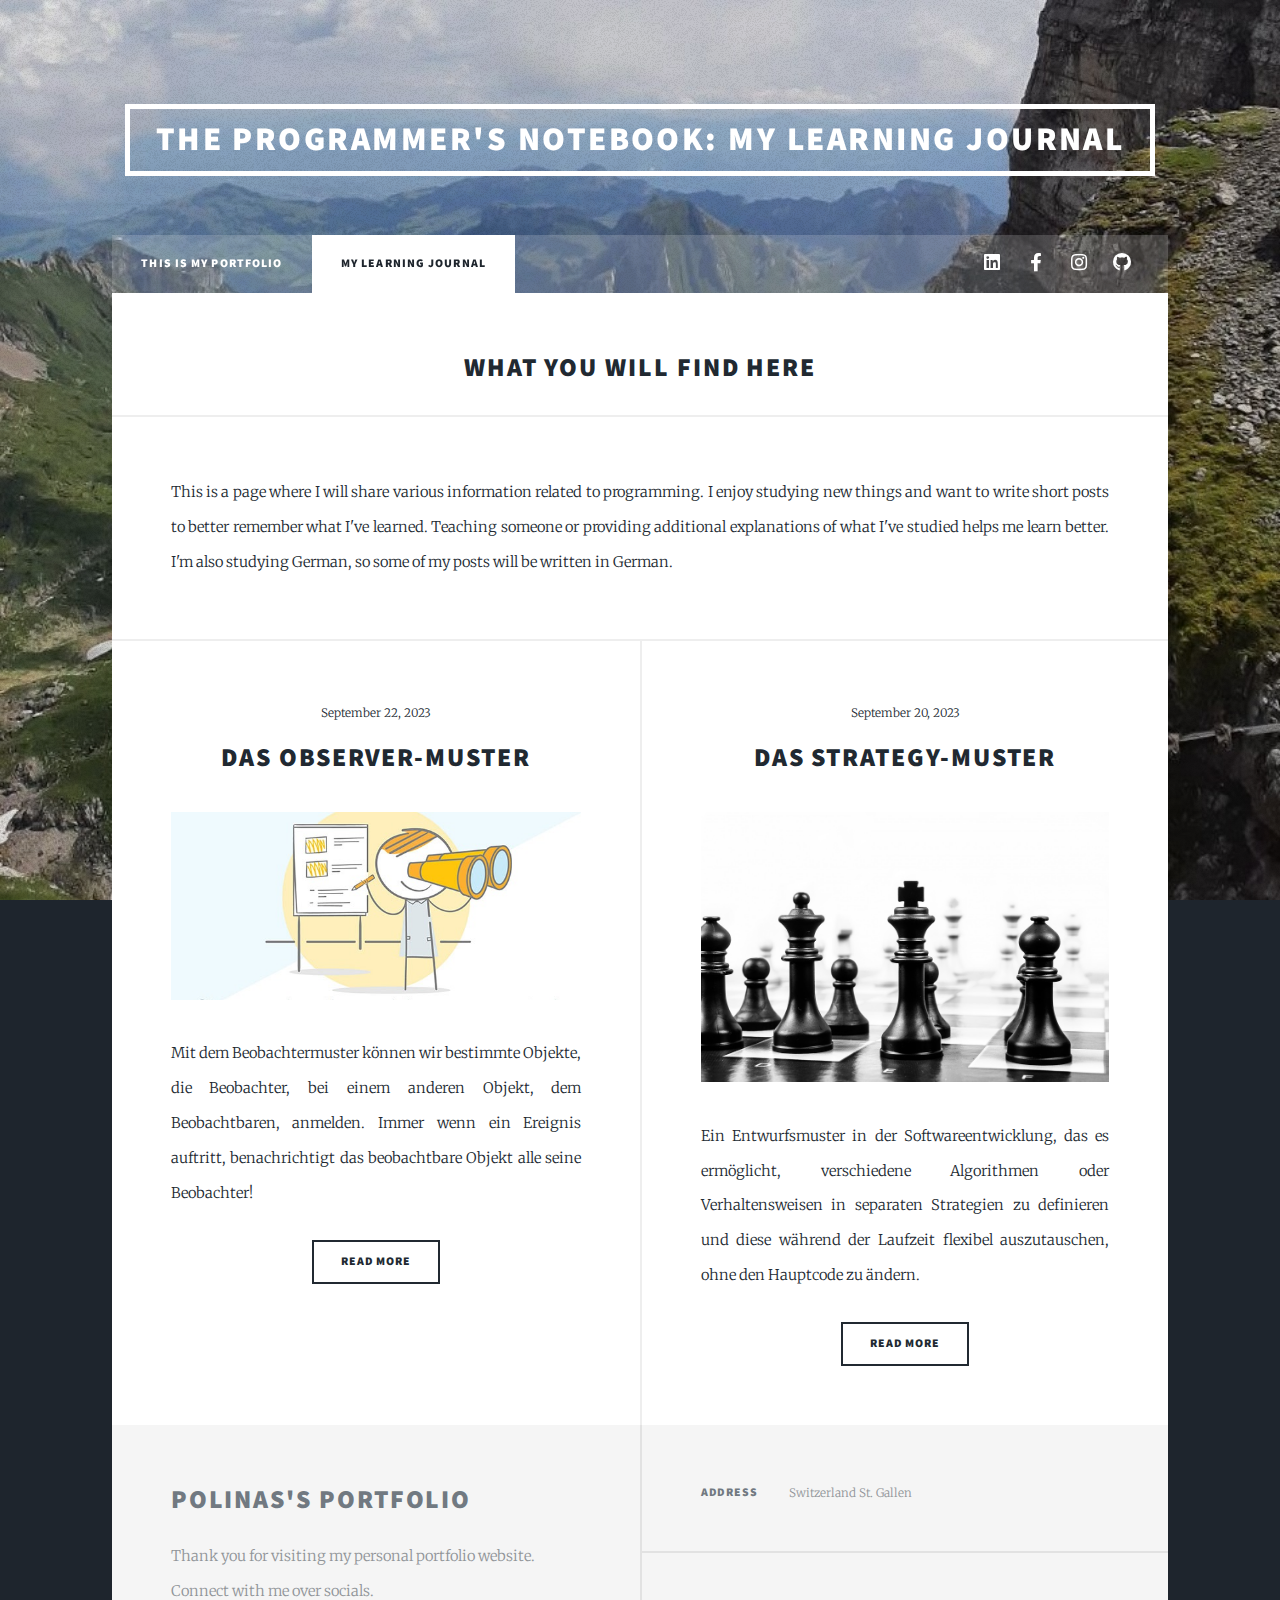
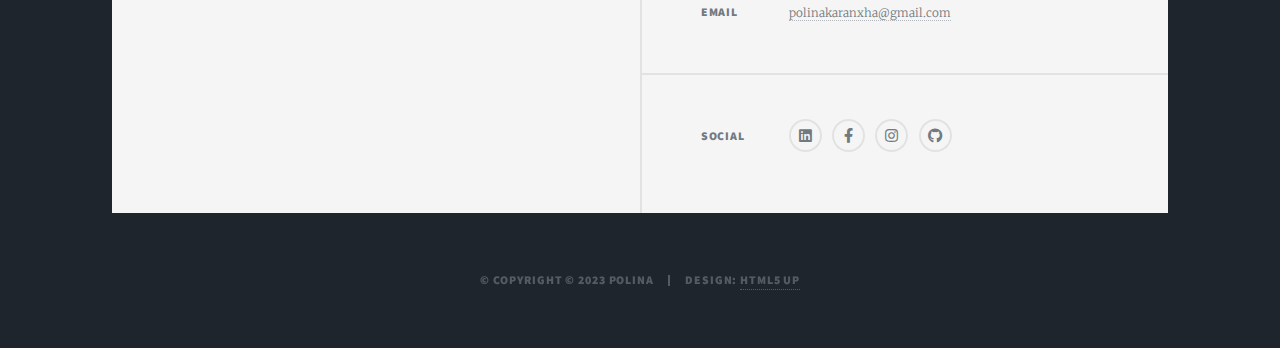
<file: generic.html>
<!DOCTYPE HTML>
<!--
	Massively by HTML5 UP
	html5up.net | @ajlkn
	Free for personal and commercial use under the CCA 3.0 license (html5up.net/license)
-->
<html>
	<head>
		<title>The Programmer's Notebook: My Learning Journal</title>
		<meta charset="utf-8" />
		<meta name="viewport" content="width=device-width, initial-scale=1, user-scalable=no" />
		<link rel="stylesheet" href="assets/css/main.css" />
		<noscript><link rel="stylesheet" href="assets/css/noscript.css" /></noscript>
	</head>
	<body class="is-preload">

		<!-- Wrapper -->
			<div id="wrapper">

				<!-- Header -->
					<header id="header">
						<a id="anchor-logo" href="#anchor-logo" class="logo">The Programmer's Notebook: My Learning Journal</a>
					</header>

				<!-- Nav -->
					<nav id="nav">
						<ul class="links">
							<li><a href="index.html">This is my Portfolio</a></li>
							<li class="active"><a href="generic.html">My Learning Journal</a></li>
							<!--<li><a href="elements.html">My Blog</a></li>-->
						</ul>
						<ul class="icons">
							<li><a href="https://www.linkedin.com/in/polinakaranxha/" class="icon brands fa-linkedin"><span class="label">Linkedin</span></a></li>
							<li><a href="https://www.facebook.com/profile.php?id=100008084837252" class="icon brands fa-facebook-f"><span class="label">Facebook</span></a></li>
							<li><a href="https://www.instagram.com/alin_cais/" class="icon brands fa-instagram"><span class="label">Instagram</span></a></li>
							<li><a href="https://github.com/SolarisCulture" class="icon brands fa-github"><span class="label">GitHub</span></a></li>
						</ul>
					</nav>

				<!-- Main -->
					<div id="main">
						<header class="major">
									<h2>What you will find here</h2>
								</header>
						<!--Post-->
						<section>
							<p>This is a page where I will share various information related to programming. I enjoy studying new things and want to write short posts to better remember what I've learned. Teaching someone or providing additional explanations of what I've studied helps me learn better. I'm also studying German, so some of my posts will be written in German.</p>
						</section>
						

						<!-- Post -->
							<!--<section class="post">
								<header class="major">
									<span class="date">April 25, 2017</span>
									<h1>This is a<br />
									Generic Page</h1>
									<p>Aenean ornare velit lacus varius enim ullamcorper proin aliquam<br />
									facilisis ante sed etiam magna interdum congue. Lorem ipsum dolor<br />
									amet nullam sed etiam veroeros.</p>
								</header>
								<div class="image main"><img src="images/pic01.jpg" alt="" /></div>
								<p>Donec eget ex magna. Interdum et malesuada fames ac ante ipsum primis in faucibus. Pellentesque venenatis dolor imperdiet dolor mattis sagittis. Praesent rutrum sem diam, vitae egestas enim auctor sit amet. Pellentesque leo mauris, consectetur id ipsum sit amet, fergiat. Pellentesque in mi eu massa lacinia malesuada et a elit. Donec urna ex, lacinia in purus ac, pretium pulvinar mauris. Nunc lorem mauris, fringilla in aliquam at, euismod in lectus. Pellentesque habitant morbi tristique senectus et netus et malesuada fames ac turpis egestas. Curabitur sapien risus, commodo eget turpis at, elementum convallis enim turpis, lorem ipsum dolor sit amet nullam.</p>
								<p>Lorem ipsum dolor sit amet, consectetur adipiscing elit. Duis dapibus rutrum facilisis. Class aptent taciti sociosqu ad litora torquent per conubia nostra, per inceptos himenaeos. Etiam tristique libero eu nibh porttitor fermentum. Nullam venenatis erat id vehicula viverra. Nunc ultrices eros ut ultricies condimentum. Mauris risus lacus, blandit sit amet venenatis non, bibendum vitae dolor. Nunc lorem mauris, fringilla in aliquam at, euismod in lectus. Pellentesque habitant morbi tristique senectus et netus et malesuada fames ac turpis egestas. In non lorem sit amet elit placerat maximus. Pellentesque aliquam maximus risus. Donec eget ex magna. Interdum et malesuada fames ac ante ipsum primis in faucibus. Pellentesque venenatis dolor imperdiet dolor mattis sagittis. Praesent rutrum sem diam, vitae egestas enim auctor sit amet. Pellentesque leo mauris, consectetur id ipsum.</p>
							</section>-->

							<section class="posts">
								<!--First Small-->
								<article>
									<header>
										<span class="date">September 22, 2023</span>
										<h2><a>Das Observer-Muster</a></h2>
									</header>
									<a class="image fit"><img src="images/observer-muster.jpg" alt="" /></a>
									<p>Mit dem Beobachtermuster können wir bestimmte Objekte, die Beobachter, bei einem anderen Objekt, dem Beobachtbaren, anmelden. Immer wenn ein Ereignis auftritt, benachrichtigt das beobachtbare Objekt alle seine Beobachter!</p>
									<ul class="actions special">
										<li><a href="pages/first_post.html" class="button">Read more</a></li>
									</ul>
								</article>
								<!--Strategy pattern-->
								<article>
									<header>
										<span class="date">September 20, 2023</span>
										<h2><a>Das Strategy-Muster</a></h2>
									</header>
									<a class="image fit"><img src="images/strategy.jpg" alt="" /></a>
									<p>Ein Entwurfsmuster in der Softwareentwicklung, das es ermöglicht, verschiedene Algorithmen oder Verhaltensweisen in separaten Strategien zu definieren und diese während der Laufzeit flexibel auszutauschen, ohne den Hauptcode zu ändern.</p>
									<ul class="actions special">
										<li><a href="pages/strategy_pattern.html" class="button">Read more</a></li>
									</ul>
								</article>
							</section>

					</div>

				<!-- Footer -->
					<footer id="footer">
						<section>
							<h2>Polinas's Portfolio</h2>
							Thank you for visiting my personal portfolio website. Connect with me over socials.
						</section>
						<section class="split contact">
							<section class="alt">
								<h3>Address</h3>
								<p>Switzerland St. Gallen</p>
							</section>
							<!--
							<section>
								<h3>Phone</h3>
								<p><a href="#">(000) 000-0000</a></p>
							</section>-->
							<section>
								<h3>Email</h3>
								<p><a href="#">polinakaranxha@gmail.com</a></p>
							</section>
							<section>
								<h3>Social</h3>
								<ul class="icons alt">
									<li><a href="https://www.linkedin.com/in/polinakaranxha/" class="icon brands alt fa-linkedin"><span class="label">Linkedin</span></a></li>
									<li><a href="https://www.facebook.com/profile.php?id=100008084837252" class="icon brands alt fa-facebook-f"><span class="label">Facebook</span></a></li>
									<li><a href="https://www.instagram.com/alin_cais/" class="icon brands alt fa-instagram"><span class="label">Instagram</span></a></li>
									<li><a href="https://github.com/SolarisCulture" class="icon brands alt fa-github"><span class="label">GitHub</span></a></li>
								</ul>
							</section>
						</section>
					</footer>

				<!-- Copyright -->
					<div id="copyright">
						<ul><li>&copy; CopyRight © 2023 Polina </li><li>Design: <a href="https://html5up.net">HTML5 UP</a></li></ul>
					</div>

			</div>

		<!-- Scripts -->
			<script src="assets/js/jquery.min.js"></script>
			<script src="assets/js/jquery.scrollex.min.js"></script>
			<script src="assets/js/jquery.scrolly.min.js"></script>
			<script src="assets/js/browser.min.js"></script>
			<script src="assets/js/breakpoints.min.js"></script>
			<script src="assets/js/util.js"></script>
			<script src="assets/js/main.js"></script>

	</body>
</html>
</file>
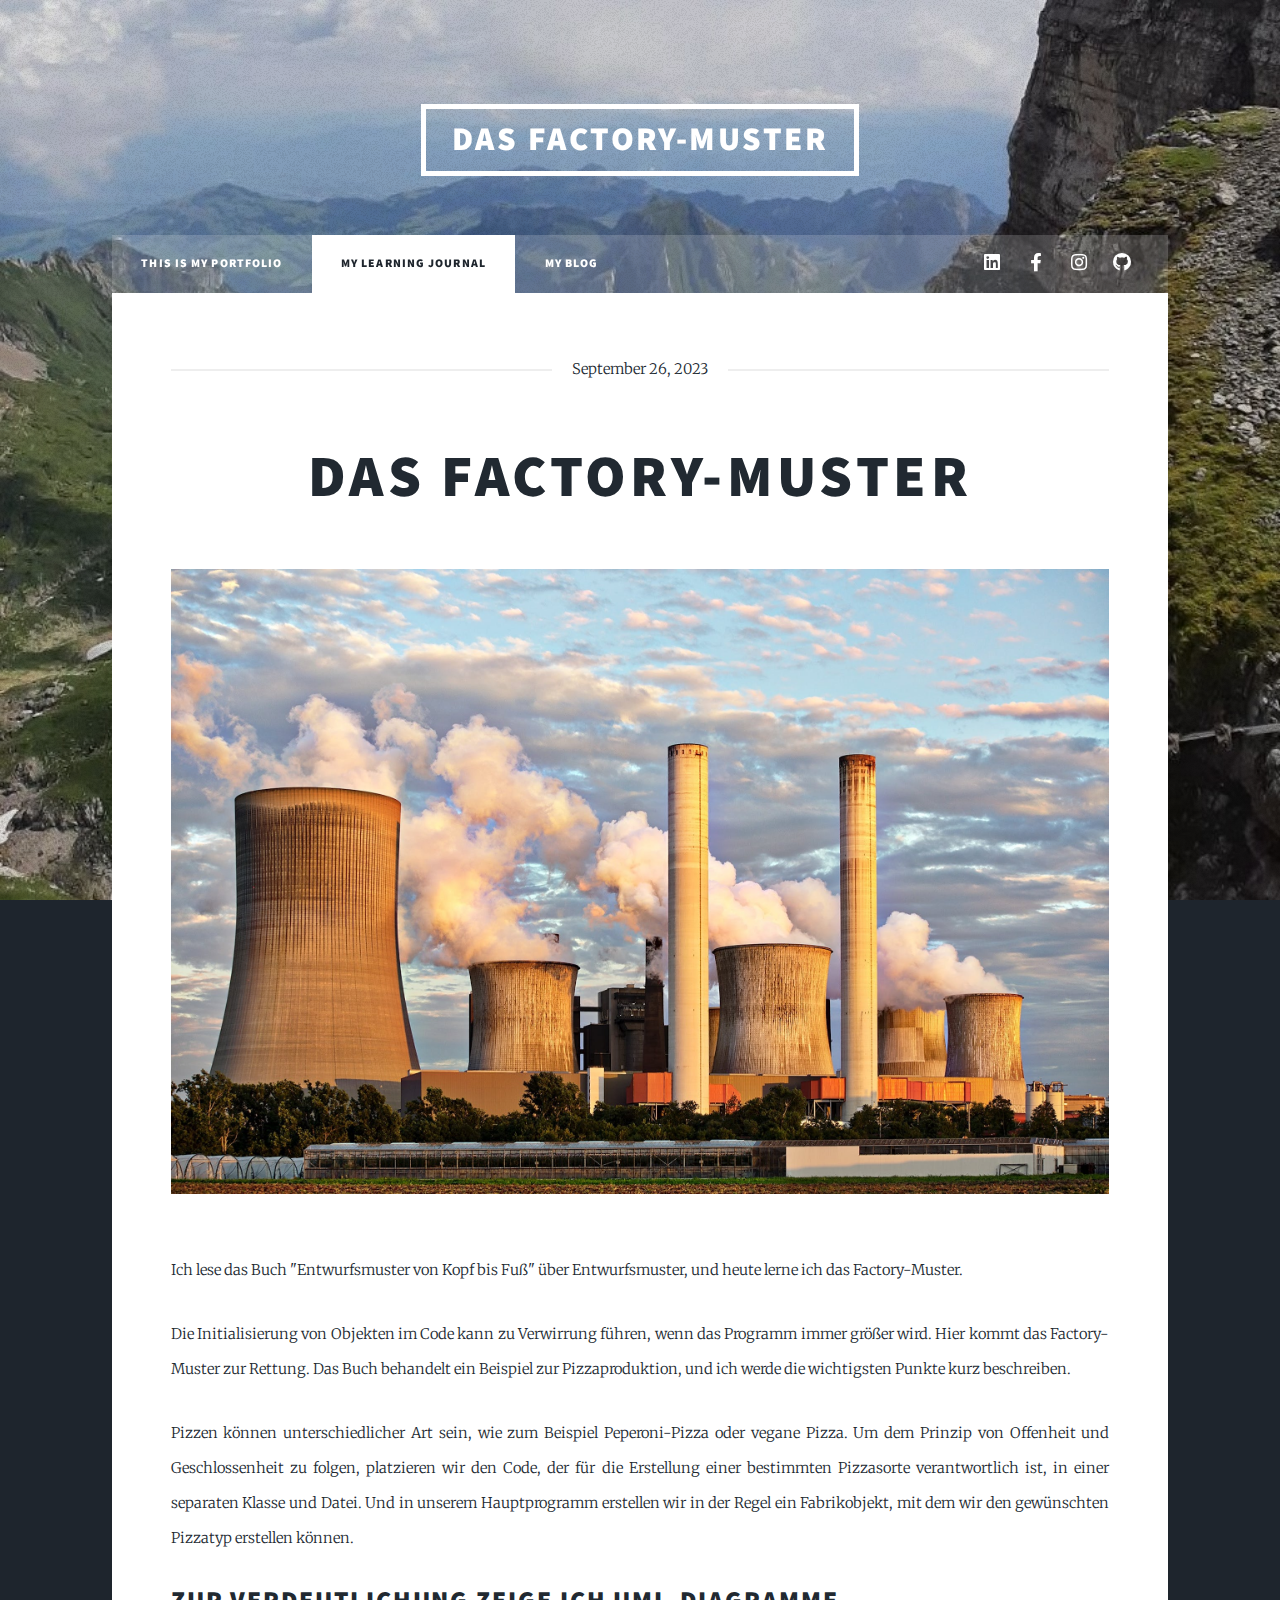
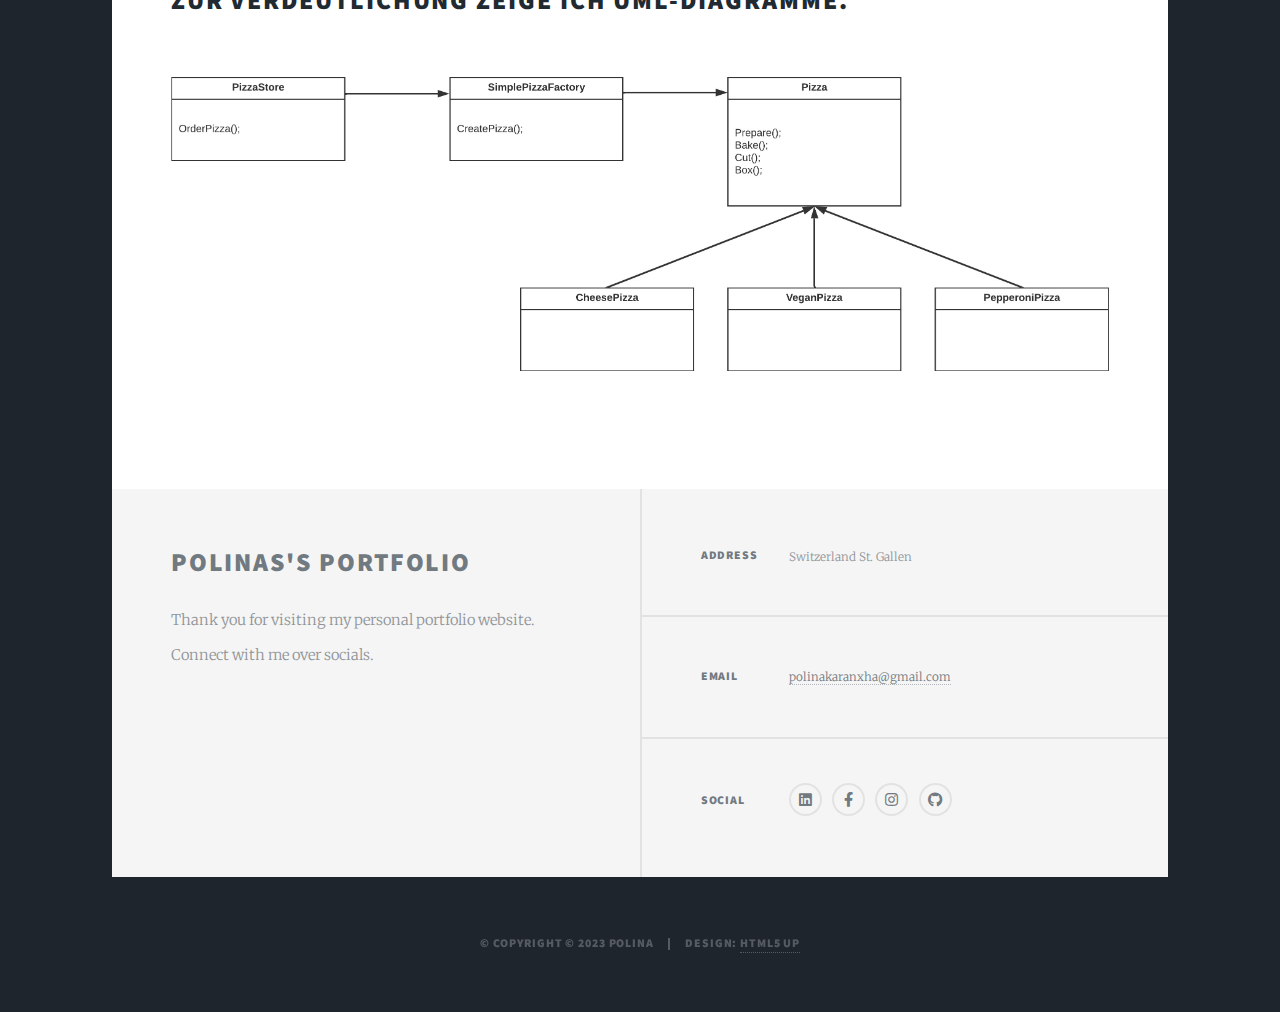
<file: pages/fabric_mustern.html>
<!DOCTYPE HTML>
<!--
	Massively by HTML5 UP
	html5up.net | @ajlkn
	Free for personal and commercial use under the CCA 3.0 license (html5up.net/license)
-->
<html>
	<head>
		<title>Das Factory-Muster</title>
		<meta charset="utf-8" />
		<meta name="viewport" content="width=device-width, initial-scale=1, user-scalable=no" />
		<link rel="stylesheet" href="../assets/css/main.css" />
		<noscript><link rel="stylesheet" href="assets/css/noscript.css" /></noscript>
	</head>
	<body class="is-preload">

		<!-- Wrapper -->
			<div id="wrapper">

				<!-- Header -->
					<header id="header">
						<a id="anchor-logo" href="#anchor-logo" class="logo">Das Factory-Muster</a>
					</header>

				<!-- Nav -->
					<nav id="nav">
						<ul class="links">
							<li><a href="../index.html">This is my Portfolio</a></li>
							<li class="active"><a href="../generic.html">My Learning Journal</a></li>
							<li><a href="../elements.html">My Blog</a></li>
						</ul>
						<ul class="icons">
							<li><a href="https://www.linkedin.com/in/polina-karanxha-3a9aa4256/" class="icon brands fa-linkedin"><span class="label">Linkedin</span></a></li>
							<li><a href="https://www.facebook.com/profile.php?id=100008084837252" class="icon brands fa-facebook-f"><span class="label">Facebook</span></a></li>
							<li><a href="https://www.instagram.com/alin_cais/" class="icon brands fa-instagram"><span class="label">Instagram</span></a></li>
							<li><a href="https://github.com/SolarisCulture" class="icon brands fa-github"><span class="label">GitHub</span></a></li>
						</ul>
					</nav>

				<!-- Main -->
				<div id="main">
						<!-- Post -->
							<section class="post">
								<header class="major">
									<span class="date">September 26, 2023</span>
									<h1>Das Factory-Muster</h1>
								</header>
								<div class="image main"><img src="../images/factory.jpg" alt="" /></div>
								<p>Ich lese das Buch "Entwurfsmuster von Kopf bis Fuß" über Entwurfsmuster, und heute lerne ich das Factory-Muster.</p>
								<p>Die Initialisierung von Objekten im Code kann zu Verwirrung führen, wenn das Programm immer größer wird. Hier kommt das Factory-Muster zur Rettung. Das Buch behandelt ein Beispiel zur Pizzaproduktion, und ich werde die wichtigsten Punkte kurz beschreiben.</p>
								<p>Pizzen können unterschiedlicher Art sein, wie zum Beispiel Peperoni-Pizza oder vegane Pizza. Um dem Prinzip von Offenheit und Geschlossenheit zu folgen, platzieren wir den Code, der für die Erstellung einer bestimmten Pizzasorte verantwortlich ist, in einer separaten Klasse und Datei. Und in unserem Hauptprogramm erstellen wir in der Regel ein Fabrikobjekt, mit dem wir den gewünschten Pizzatyp erstellen können.</p>

								<h2>Zur Verdeutlichung zeige ich UML-Diagramme.</h2>
								<div class="image main"><img src="../images/factory.jpeg" alt="" /></div>
							
							</section>

					</div>

				<!-- Footer -->
					<footer id="footer">
						<section>
							<h2>Polinas's Portfolio</h2>
							Thank you for visiting my personal portfolio website. Connect with me over socials.
						</section>
						<section class="split contact">
							<section class="alt">
								<h3>Address</h3>
								<p>Switzerland St. Gallen</p>
							</section>
							<!--
							<section>
								<h3>Phone</h3>
								<p><a href="#">(000) 000-0000</a></p>
							</section>-->
							<section>
								<h3>Email</h3>
								<p><a href="#">polinakaranxha@gmail.com</a></p>
							</section>
							<section>
								<h3>Social</h3>
								<ul class="icons alt">
									<li><a href="https://www.linkedin.com/in/polina-karanxha-3a9aa4256/" class="icon brands alt fa-linkedin"><span class="label">Linkedin</span></a></li>
									<li><a href="https://www.facebook.com/profile.php?id=100008084837252" class="icon brands alt fa-facebook-f"><span class="label">Facebook</span></a></li>
									<li><a href="https://www.instagram.com/alin_cais/" class="icon brands alt fa-instagram"><span class="label">Instagram</span></a></li>
									<li><a href="https://github.com/SolarisCulture" class="icon brands alt fa-github"><span class="label">GitHub</span></a></li>
								</ul>
							</section>
						</section>
					</footer>

				<!-- Copyright -->
					<div id="copyright">
						<ul><li>&copy; CopyRight © 2023 Polina </li><li>Design: <a href="https://html5up.net">HTML5 UP</a></li></ul>
					</div>

			</div>

		<!-- Scripts -->
			<script src="../assets/js/jquery.min.js"></script>
			<script src="../assets/js/jquery.scrollex.min.js"></script>
			<script src="../assets/js/jquery.scrolly.min.js"></script>
			<script src="../assets/js/browser.min.js"></script>
			<script src="../assets/js/breakpoints.min.js"></script>
			<script src="../assets/js/util.js"></script>
			<script src="../assets/js/main.js"></script>

	</body>
</html>
</file>
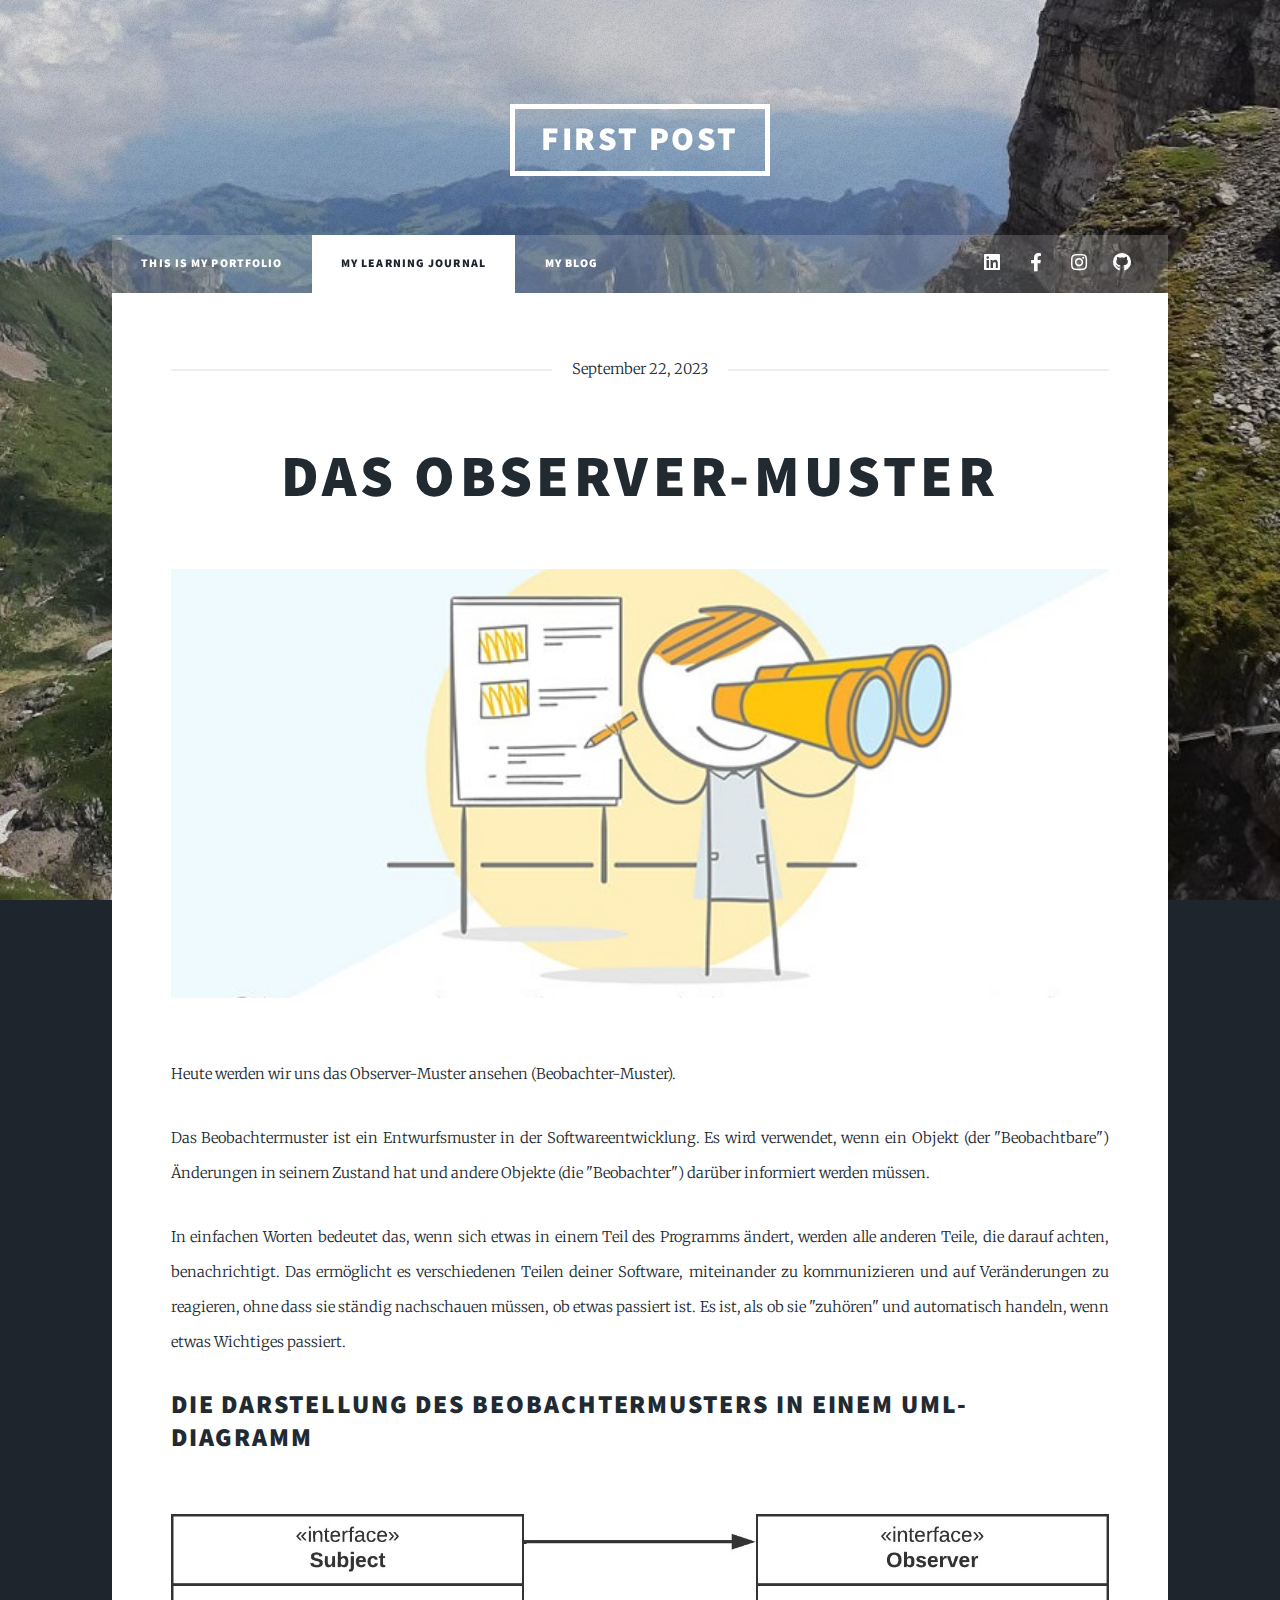
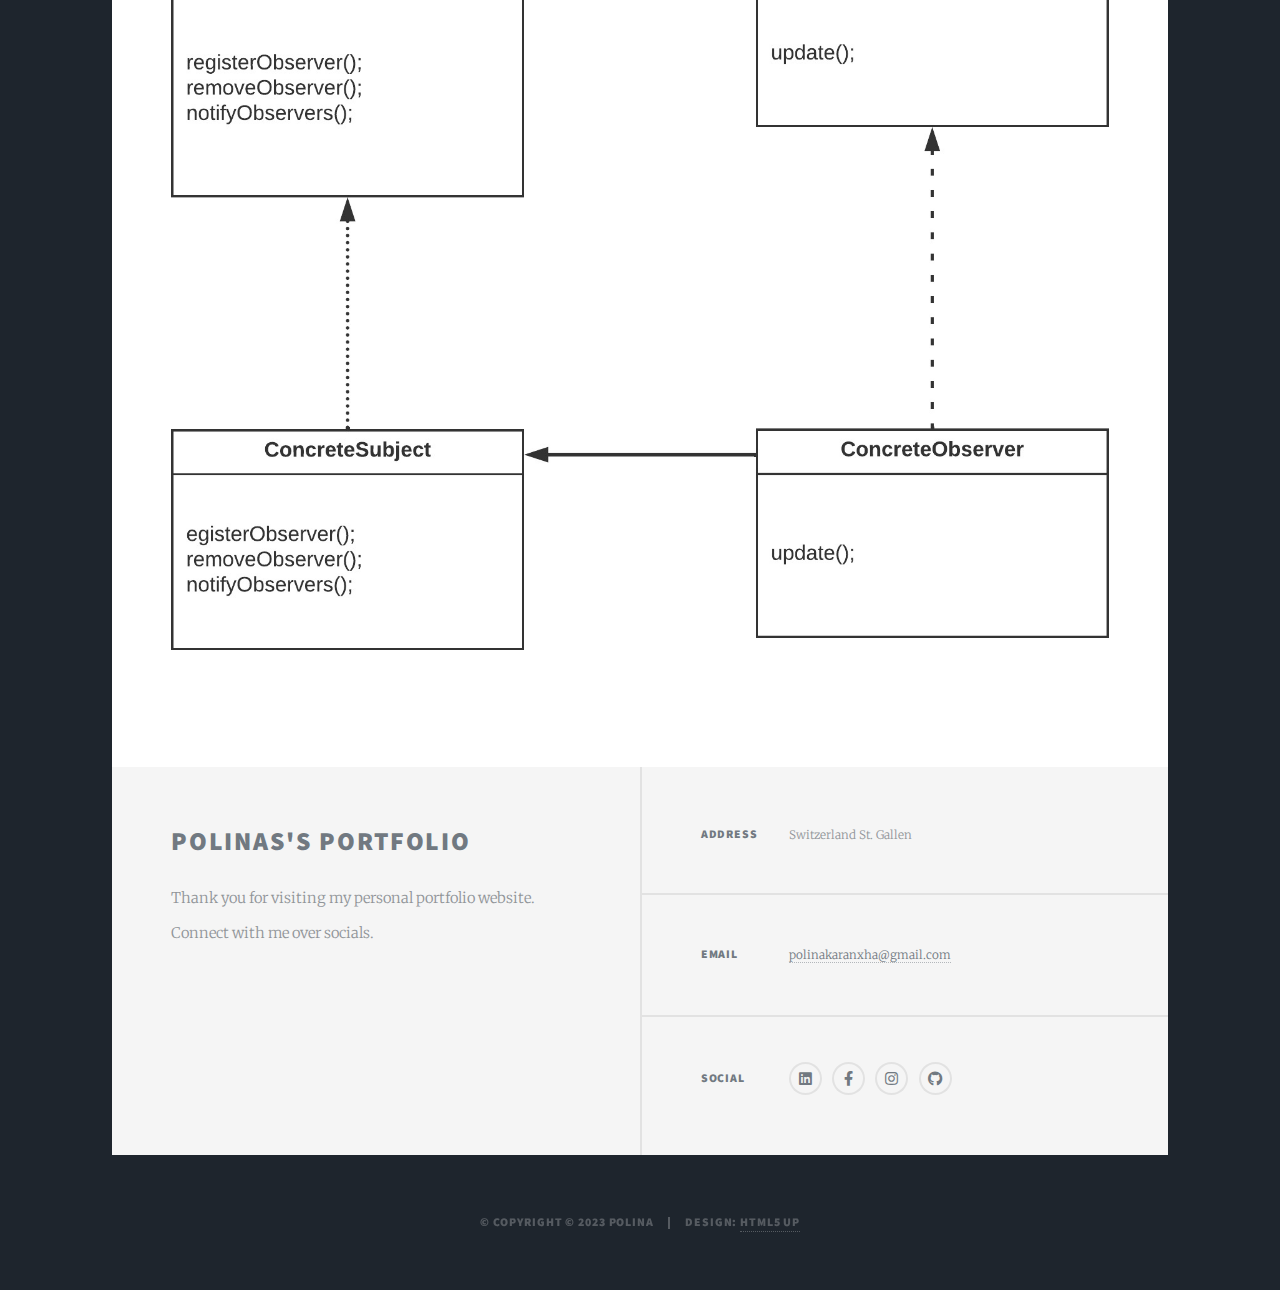
<file: pages/first_post.html>
<!DOCTYPE HTML>
<!--
	Massively by HTML5 UP
	html5up.net | @ajlkn
	Free for personal and commercial use under the CCA 3.0 license (html5up.net/license)
-->
<html>
	<head>
		<title>First Post</title>
		<meta charset="utf-8" />
		<meta name="viewport" content="width=device-width, initial-scale=1, user-scalable=no" />
		<link rel="stylesheet" href="../assets/css/main.css" />
		<noscript><link rel="stylesheet" href="assets/css/noscript.css" /></noscript>
	</head>
	<body class="is-preload">

		<!-- Wrapper -->
			<div id="wrapper">

				<!-- Header -->
					<header id="header">
						<a id="anchor-logo" href="#anchor-logo" class="logo">First Post</a>
					</header>

				<!-- Nav -->
					<nav id="nav">
						<ul class="links">
							<li><a href="../index.html">This is my Portfolio</a></li>
							<li class="active"><a href="../generic.html">My Learning Journal</a></li>
							<li><a href="../elements.html">My Blog</a></li>
						</ul>
						<ul class="icons">
							<li><a href="https://www.linkedin.com/in/polinakaranxha/" class="icon brands fa-linkedin"><span class="label">Linkedin</span></a></li>
							<li><a href="https://www.facebook.com/profile.php?id=100008084837252" class="icon brands fa-facebook-f"><span class="label">Facebook</span></a></li>
							<li><a href="https://www.instagram.com/alin_cais/" class="icon brands fa-instagram"><span class="label">Instagram</span></a></li>
							<li><a href="https://github.com/SolarisCulture" class="icon brands fa-github"><span class="label">GitHub</span></a></li>
						</ul>
					</nav>

				<!-- Main -->
				<div id="main">
						<!-- Post -->
							<section class="post">
								<header class="major">
									<span class="date">September 22, 2023</span>
									<h1>Das Observer-Muster</h1>
								</header>
								<div class="image main"><img src="../images/observer-muster.jpg" alt="" /></div>
								<p>Heute werden wir uns das Observer-Muster ansehen (Beobachter-Muster). </p>
								<p>Das Beobachtermuster ist ein Entwurfsmuster in der Softwareentwicklung. Es wird verwendet, wenn ein Objekt (der "Beobachtbare") Änderungen in seinem Zustand hat und andere Objekte (die "Beobachter") darüber informiert werden müssen.</p>
								<p>In einfachen Worten bedeutet das, wenn sich etwas in einem Teil des Programms ändert, werden alle anderen Teile, die darauf achten, benachrichtigt. Das ermöglicht es verschiedenen Teilen deiner Software, miteinander zu kommunizieren und auf Veränderungen zu reagieren, ohne dass sie ständig nachschauen müssen, ob etwas passiert ist. Es ist, als ob sie "zuhören" und automatisch handeln, wenn etwas Wichtiges passiert.</p>

								<h2>Die Darstellung des Beobachtermusters in einem UML-Diagramm</h2>
								<div class="image main"><img src="../images/observer-mustrer-2.jpg" alt="" /></div>
							
							</section>

					</div>

				<!-- Footer -->
					<footer id="footer">
						<section>
							<h2>Polinas's Portfolio</h2>
							Thank you for visiting my personal portfolio website. Connect with me over socials.
						</section>
						<section class="split contact">
							<section class="alt">
								<h3>Address</h3>
								<p>Switzerland St. Gallen</p>
							</section>
							<!--
							<section>
								<h3>Phone</h3>
								<p><a href="#">(000) 000-0000</a></p>
							</section>-->
							<section>
								<h3>Email</h3>
								<p><a href="#">polinakaranxha@gmail.com</a></p>
							</section>
							<section>
								<h3>Social</h3>
								<ul class="icons alt">
									<li><a href="https://www.linkedin.com/in/polinakaranxha/" class="icon brands alt fa-linkedin"><span class="label">Linkedin</span></a></li>
									<li><a href="https://www.facebook.com/profile.php?id=100008084837252" class="icon brands alt fa-facebook-f"><span class="label">Facebook</span></a></li>
									<li><a href="https://www.instagram.com/alin_cais/" class="icon brands alt fa-instagram"><span class="label">Instagram</span></a></li>
									<li><a href="https://github.com/SolarisCulture" class="icon brands alt fa-github"><span class="label">GitHub</span></a></li>
								</ul>
							</section>
						</section>
					</footer>

				<!-- Copyright -->
					<div id="copyright">
						<ul><li>&copy; CopyRight © 2023 Polina </li><li>Design: <a href="https://html5up.net">HTML5 UP</a></li></ul>
					</div>

			</div>

		<!-- Scripts -->
			<script src="../assets/js/jquery.min.js"></script>
			<script src="../assets/js/jquery.scrollex.min.js"></script>
			<script src="../assets/js/jquery.scrolly.min.js"></script>
			<script src="../assets/js/browser.min.js"></script>
			<script src="../assets/js/breakpoints.min.js"></script>
			<script src="../assets/js/util.js"></script>
			<script src="../assets/js/main.js"></script>

	</body>
</html>
</file>
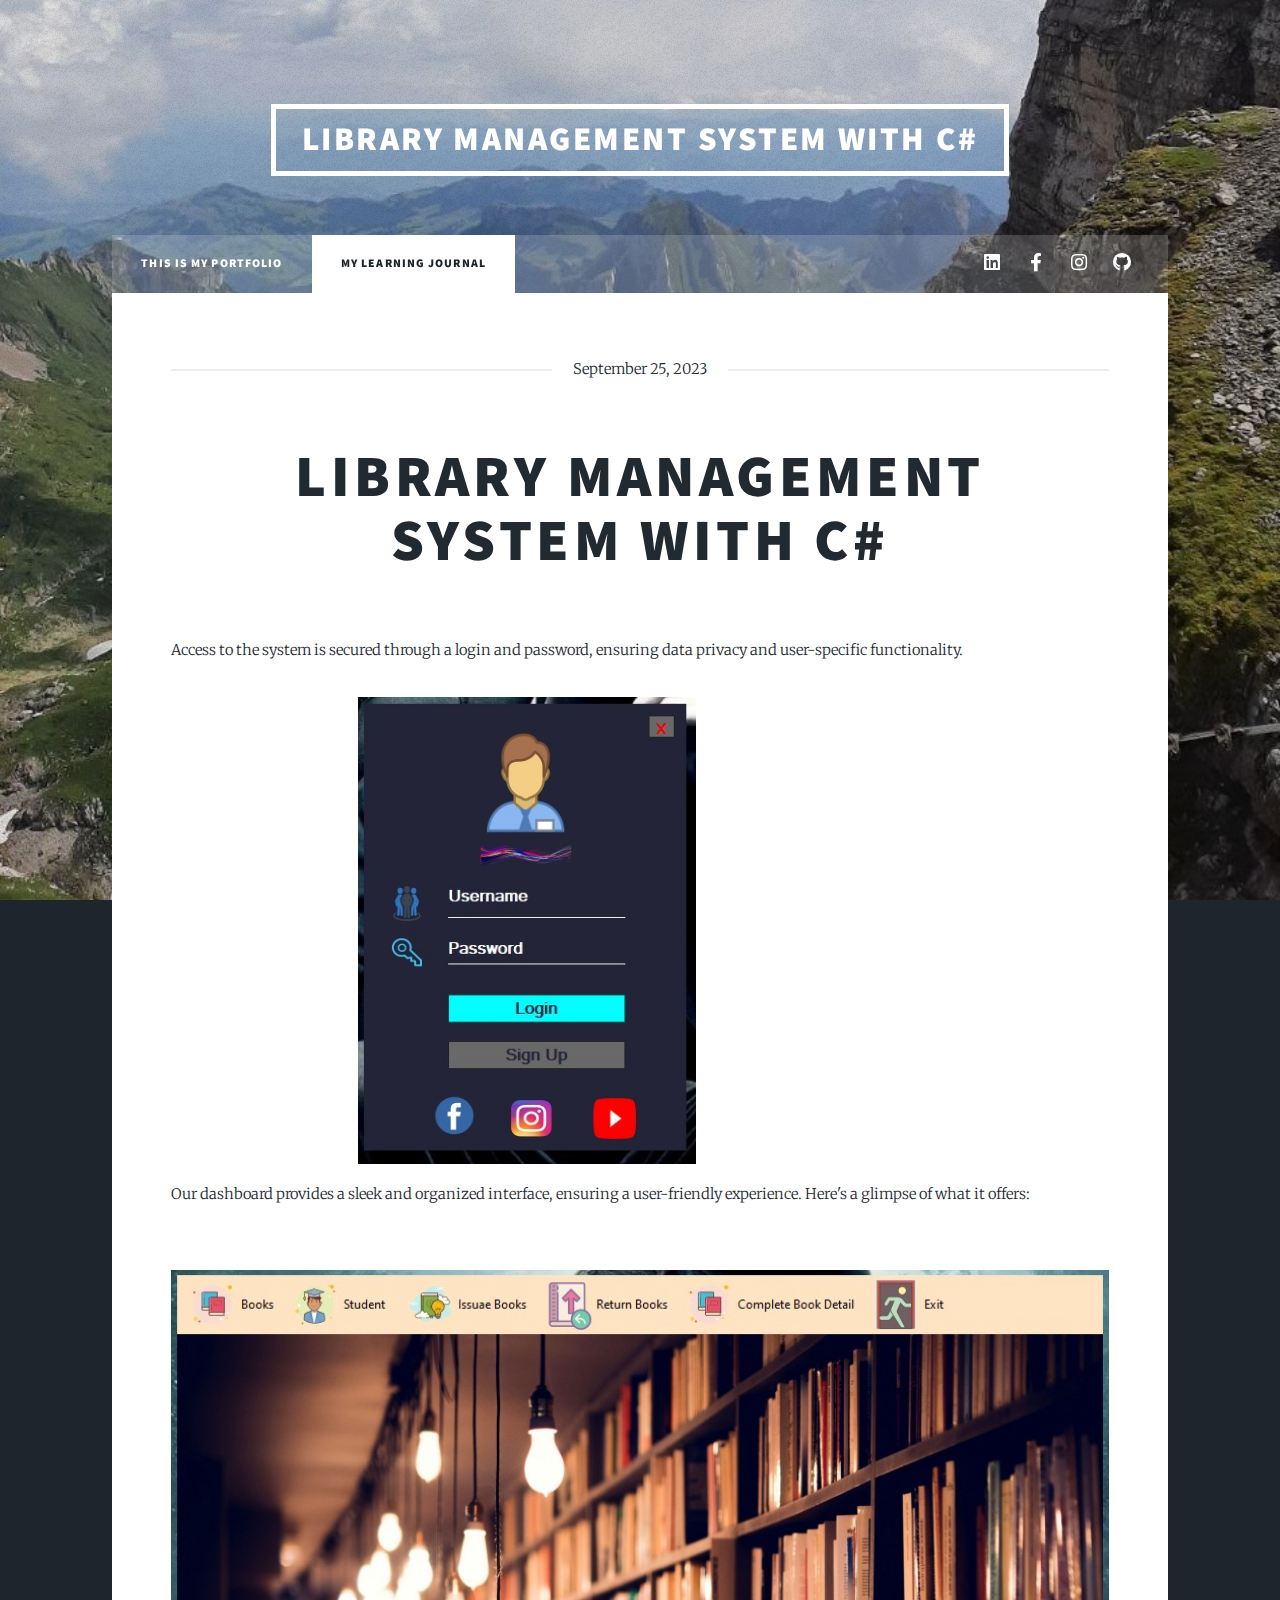
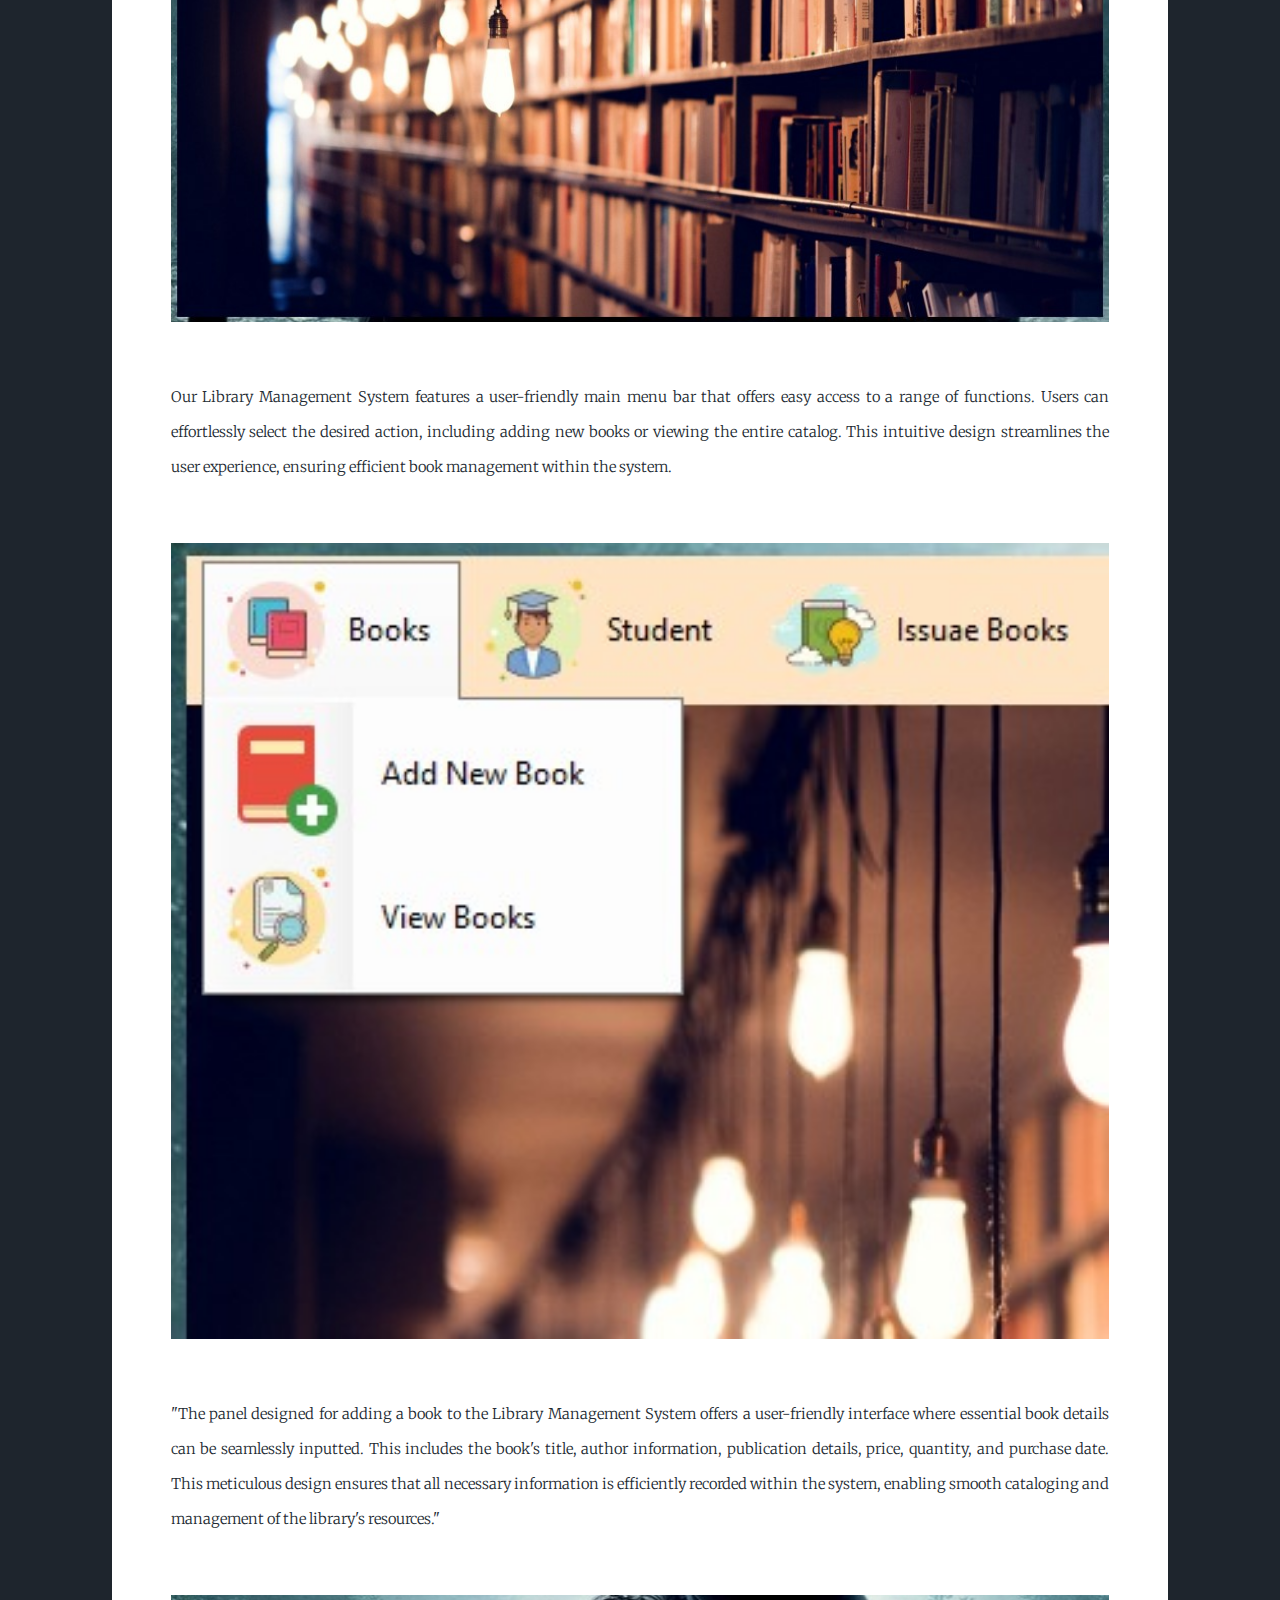
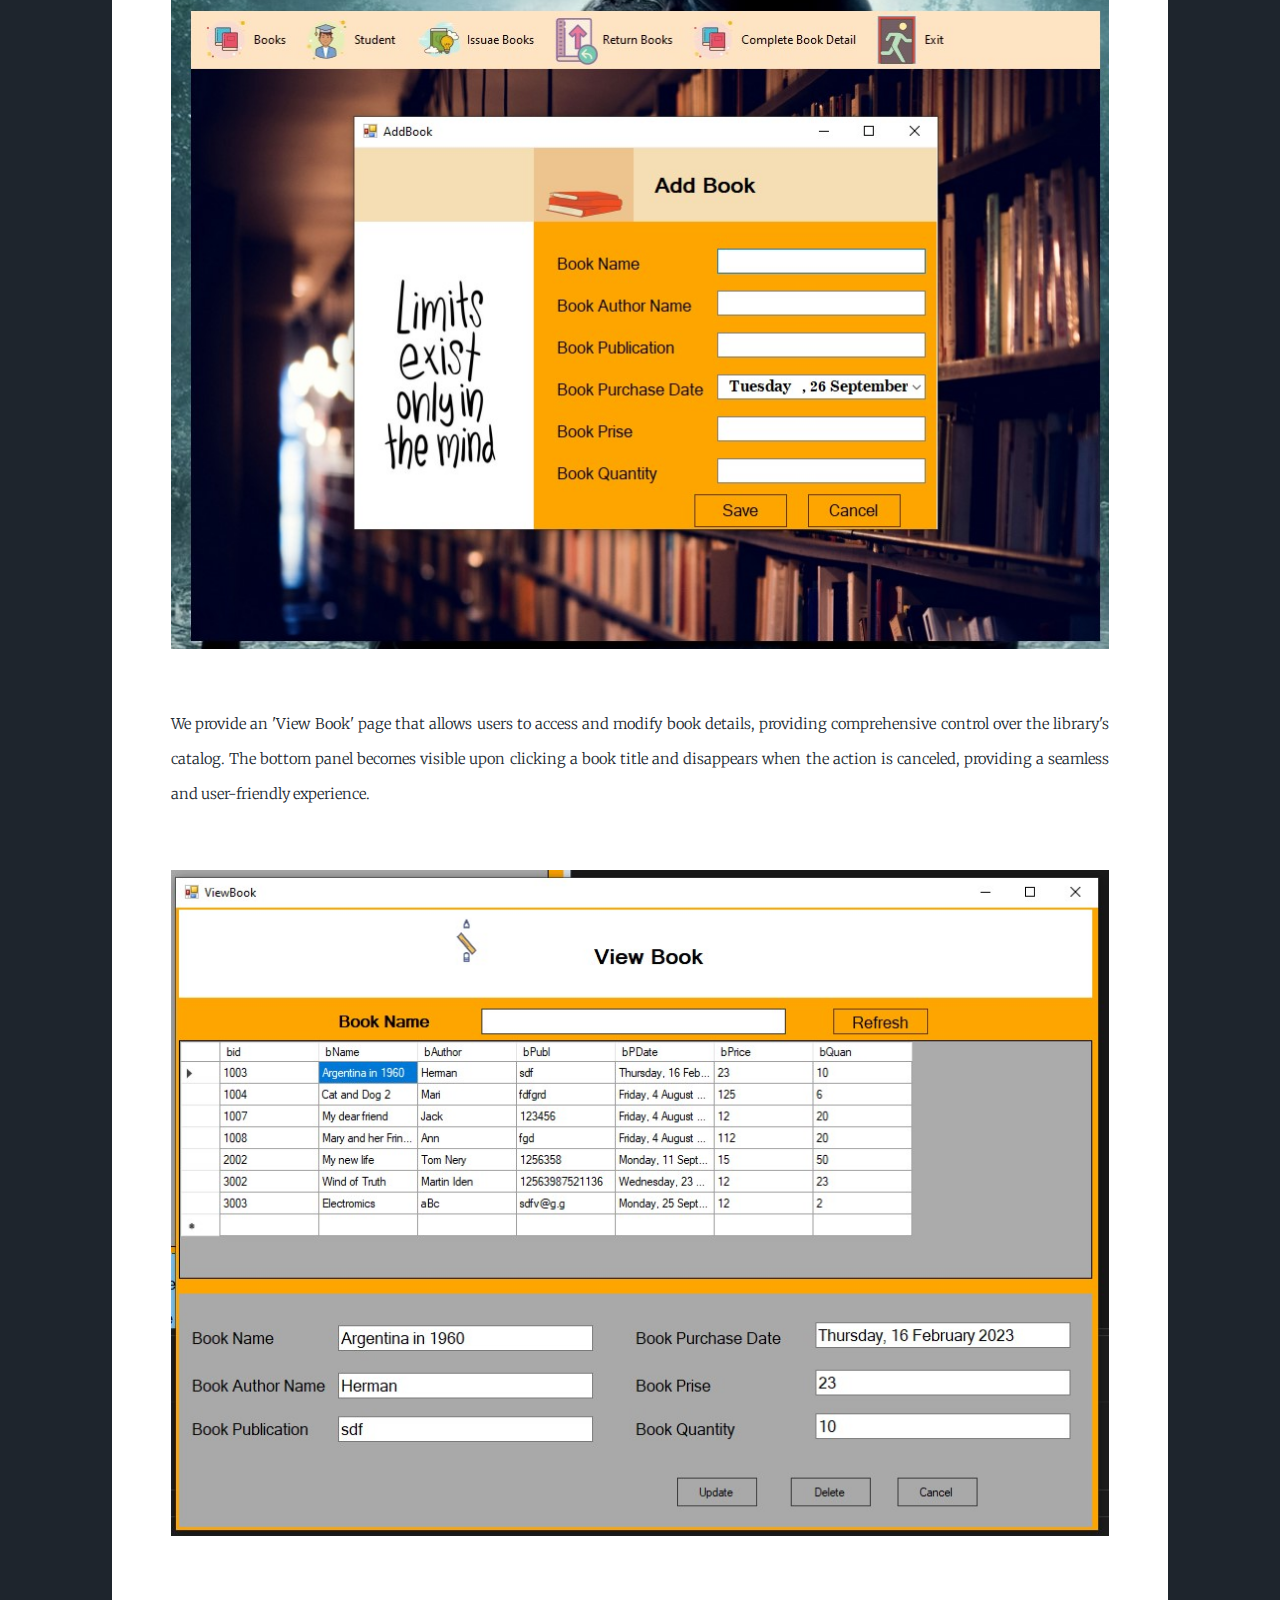
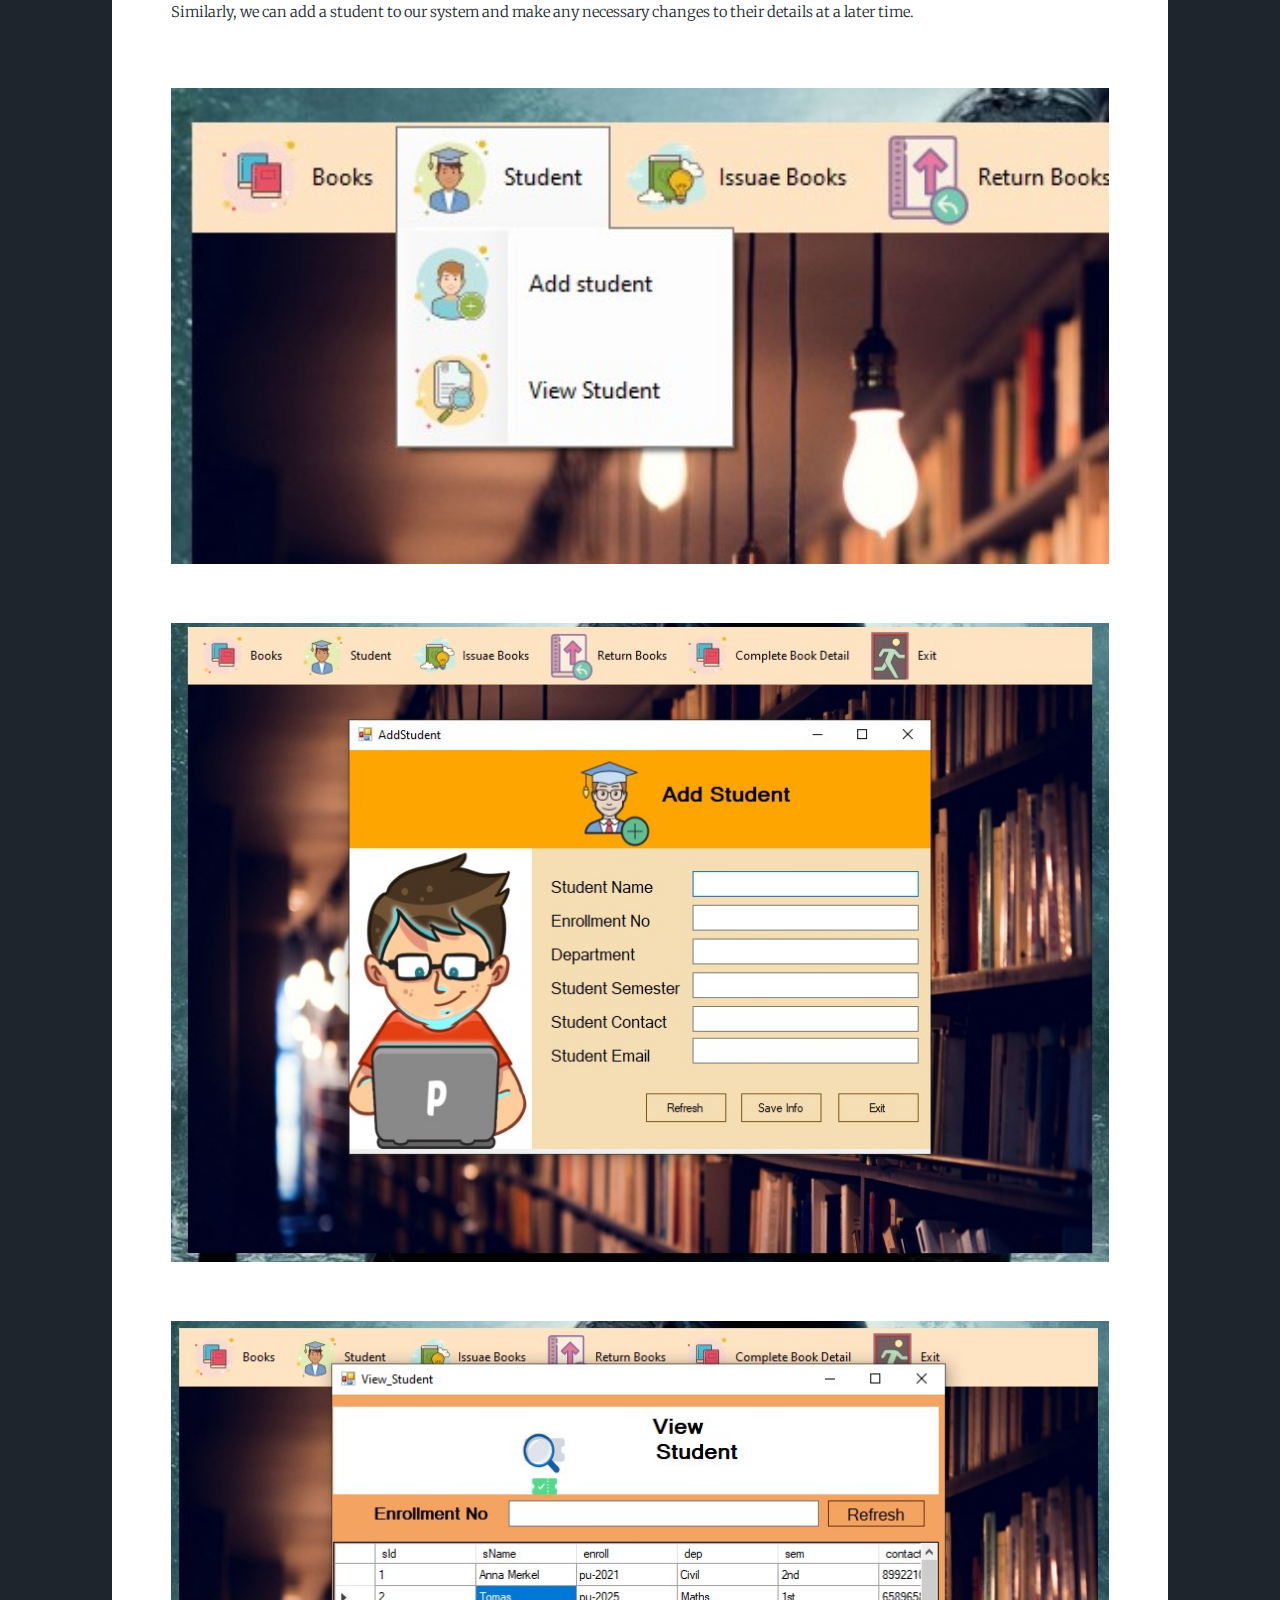
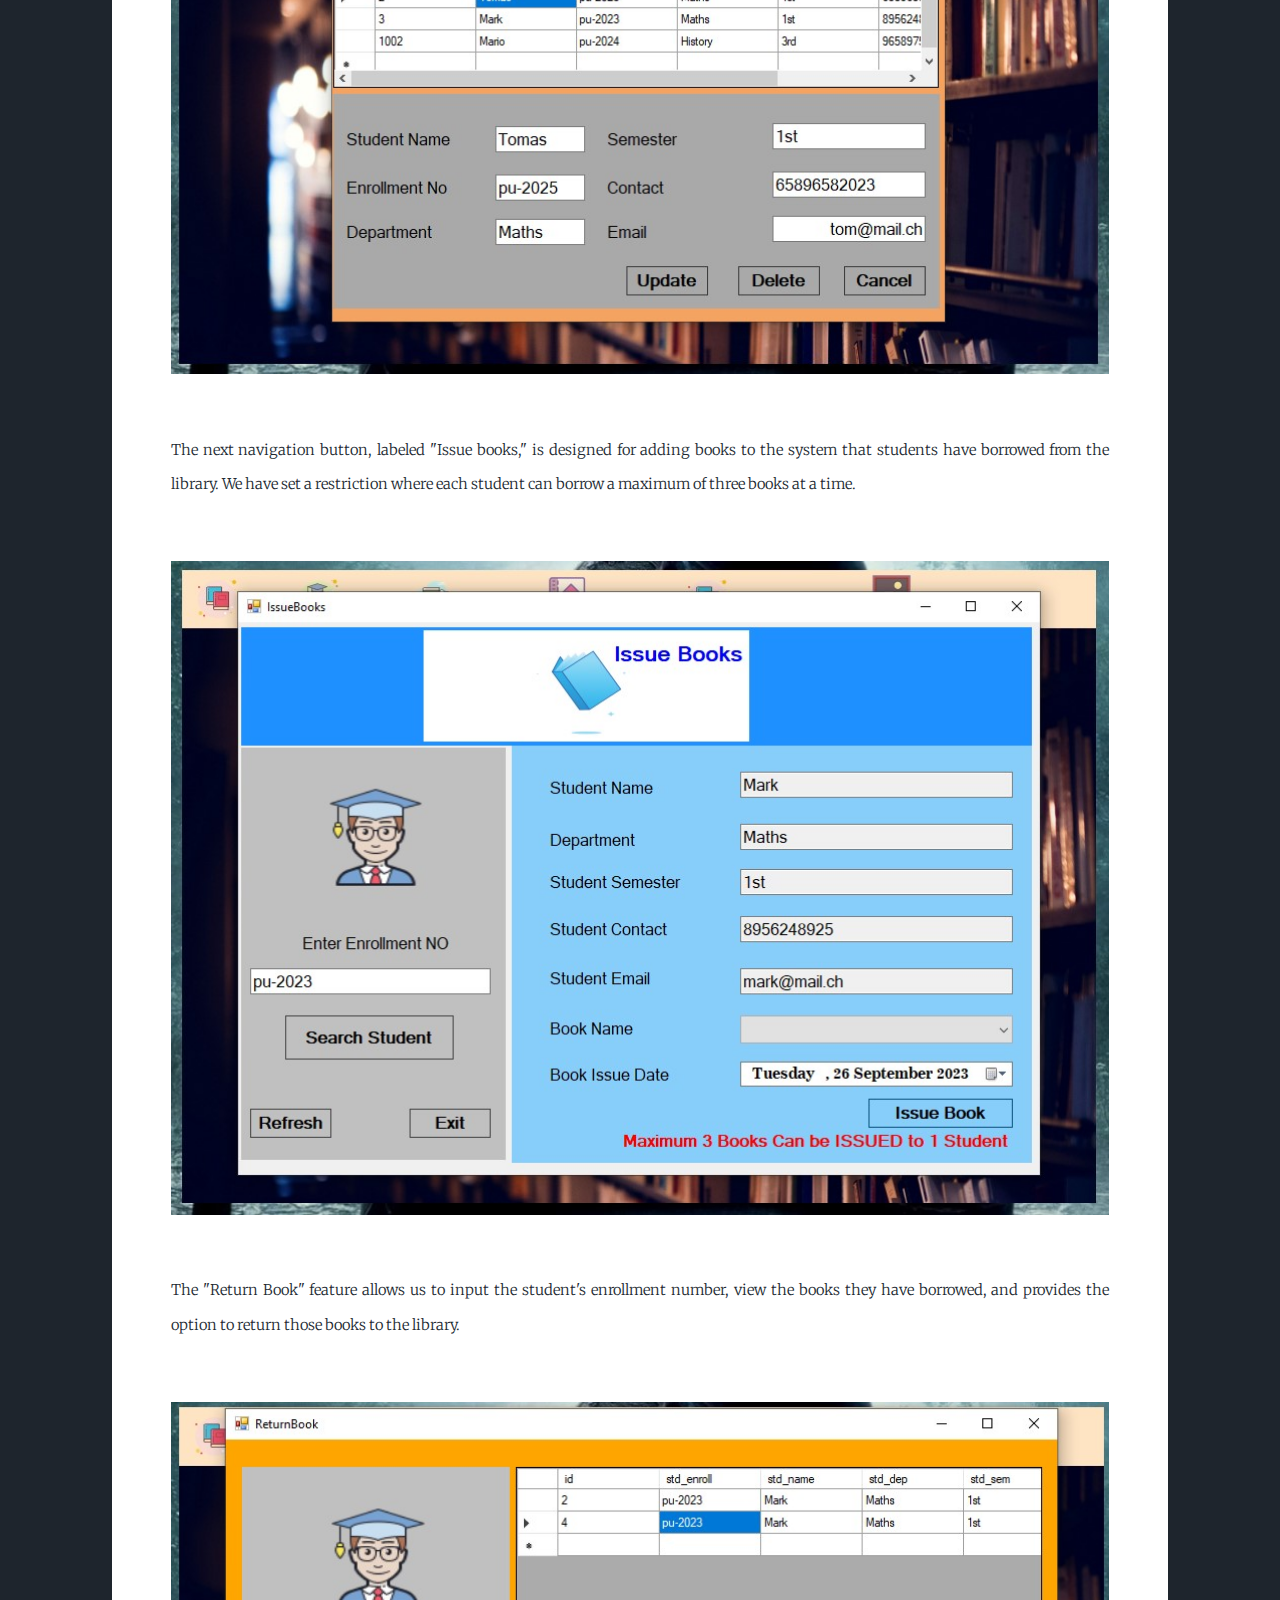
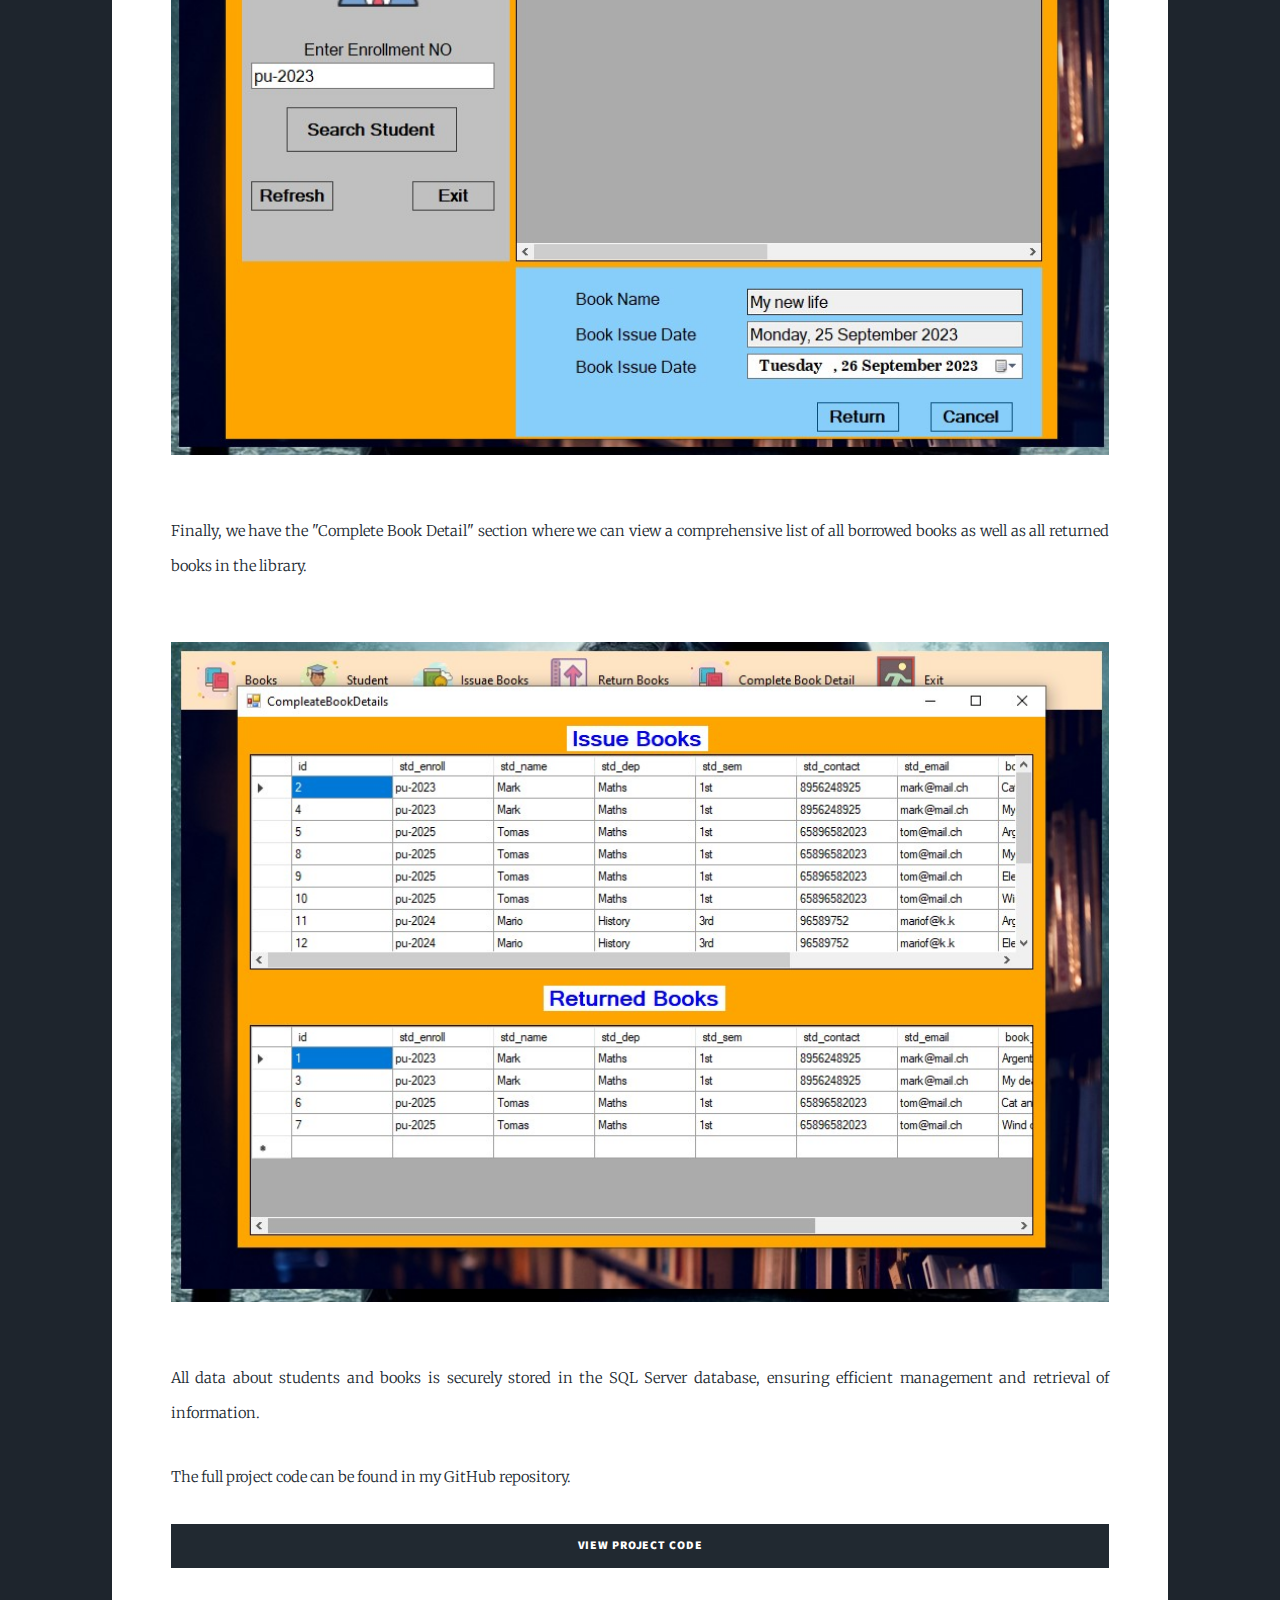
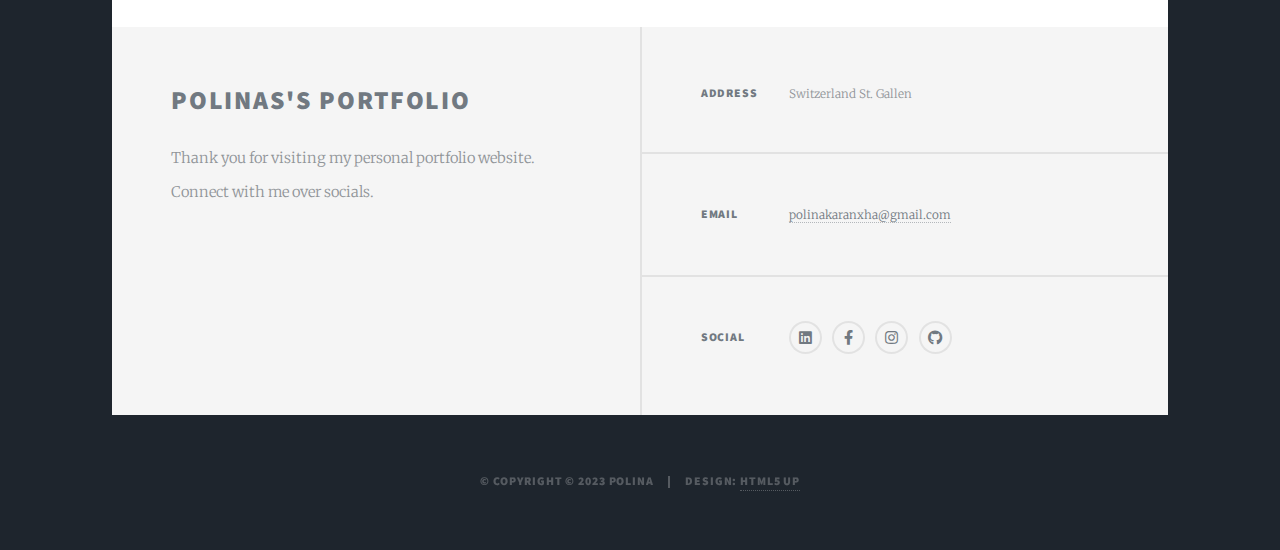
<file: pages/library_managment_system.html>
<!DOCTYPE HTML>
<!--
	Massively by HTML5 UP
	html5up.net | @ajlkn
	Free for personal and commercial use under the CCA 3.0 license (html5up.net/license)
-->
<html>
	<head>
		<title>Library Management System with C#</title>
		<meta charset="utf-8" />
		<meta name="viewport" content="width=device-width, initial-scale=1, user-scalable=no" />
		<link rel="stylesheet" href="../assets/css/main.css" />
		<noscript><link rel="stylesheet" href="assets/css/noscript.css" /></noscript>
	</head>
	<body class="is-preload">

		<!-- Wrapper -->
			<div id="wrapper">

				<!-- Header -->
					<header id="header">
						<a id="anchor-logo" href="#anchor-logo" class="logo">Library Management System with C#</a>
					</header>

				<!-- Nav -->
					<nav id="nav">
						<ul class="links">
							<li><a href="../index.html">This is my Portfolio</a></li>
							<li class="active"><a href="../generic.html">My Learning Journal</a></li>
							<!--<li><a href="../elements.html">My Blog</a></li>-->
						</ul>
						<ul class="icons">
							<li><a href="https://www.linkedin.com/in/polinakaranxha/" class="icon brands fa-linkedin"><span class="label">Linkedin</span></a></li>
							<li><a href="https://www.facebook.com/profile.php?id=100008084837252" class="icon brands fa-facebook-f"><span class="label">Facebook</span></a></li>
							<li><a href="https://www.instagram.com/alin_cais/" class="icon brands fa-instagram"><span class="label">Instagram</span></a></li>
							<li><a href="https://github.com/SolarisCulture" class="icon brands fa-github"><span class="label">GitHub</span></a></li>
						</ul>
					</nav>

				<!-- Main -->
				<div id="main">
						<!-- Post -->
							<section class="post">
								<header class="major">
									<span class="date">September 25, 2023</span>
									<h1>Library Management System with C#</h1>
								</header>
                                <p>Access to the system is secured through a login and password, ensuring data privacy and user-specific functionality.</p>
								<div class="main small_pic"><img class="small_pic" src="../images/library_managment_system/login.jpg" alt="" /></div>
								<p>Our dashboard provides a sleek and organized interface, ensuring a user-friendly experience. Here's a glimpse of what it offers:</p>
                                <div class="image main"><img src="../images/library_managment_system/dashboard.jpg" alt="" /></div>
								<p>Our Library Management System features a user-friendly main menu bar that offers easy access to a range of functions. Users can effortlessly select the desired action, including adding new books or viewing the entire catalog. This intuitive design streamlines the user experience, ensuring efficient book management within the system.</p>
                                <div class="image main"><img src="../images/library_managment_system/book_list.jpg" alt="" /></div>
								<p>"The panel designed for adding a book to the Library Management System offers a user-friendly interface where essential book details can be seamlessly inputted. This includes the book's title, author information, publication details, price, quantity, and purchase date. This meticulous design ensures that all necessary information is efficiently recorded within the system, enabling smooth cataloging and management of the library's resources."</p>
                                <div class="image main"><img src="../images/library_managment_system/add_book.jpg" alt="" /></div>
								<p>We provide an 'View Book' page that allows users to access and modify book details, providing comprehensive control over the library's catalog. The bottom panel becomes visible upon clicking a book title and disappears when the action is canceled, providing a seamless and user-friendly experience.</p>
                                <div class="image main"><img src="../images/library_managment_system/view_book.jpg" alt="" /></div>
								<p>Similarly, we can add a student to our system and make any necessary changes to their details at a later time.</p>
                                <div class="image main"><img src="../images/library_managment_system/student_list.jpg" alt="" /></div>
                                <div class="image main"><img src="../images/library_managment_system/add_student.jpg" alt="" /></div>
                                <div class="image main"><img src="../images/library_managment_system/view_student.jpg" alt="" /></div>
								<p>The next navigation button, labeled "Issue books," is designed for adding books to the system that students have borrowed from the library. We have set a restriction where each student can borrow a maximum of three books at a time.</p>
                                <div class="image main"><img src="../images/library_managment_system/issue_book.jpg" alt="" /></div>
								<p>The "Return Book" feature allows us to input the student's enrollment number, view the books they have borrowed, and provides the option to return those books to the library.</p>
                                <div class="image main"><img src="../images/library_managment_system/return_book.jpg" alt="" /></div>
								<p>Finally, we have the "Complete Book Detail" section where we can view a comprehensive list of all borrowed books as well as all returned books in the library.</p>
                                <div class="image main"><img src="../images/library_managment_system/complete_book_details.jpg" alt="" /></div>
                                <p>All data about students and books is securely stored in the SQL Server database, ensuring efficient management and retrieval of information.</p>
                                <p>The full project code can be found in my GitHub repository.</p>

                                <a href="https://github.com/SolarisCulture/LibraryManagementSystem" class="button primary fit">View Project Code</a>
							
							</section>

					</div>

				<!-- Footer -->
					<footer id="footer">
						<section>
							<h2>Polinas's Portfolio</h2>
							Thank you for visiting my personal portfolio website. Connect with me over socials.
						</section>
						<section class="split contact">
							<section class="alt">
								<h3>Address</h3>
								<p>Switzerland St. Gallen</p>
							</section>
							<!--
							<section>
								<h3>Phone</h3>
								<p><a href="#">(000) 000-0000</a></p>
							</section>-->
							<section>
								<h3>Email</h3>
								<p><a href="#">polinakaranxha@gmail.com</a></p>
							</section>
							<section>
								<h3>Social</h3>
								<ul class="icons alt">
									<li><a href="https://www.linkedin.com/in/polinakaranxha/" class="icon brands alt fa-linkedin"><span class="label">Linkedin</span></a></li>
									<li><a href="https://www.facebook.com/profile.php?id=100008084837252" class="icon brands alt fa-facebook-f"><span class="label">Facebook</span></a></li>
									<li><a href="https://www.instagram.com/alin_cais/" class="icon brands alt fa-instagram"><span class="label">Instagram</span></a></li>
									<li><a href="https://github.com/SolarisCulture" class="icon brands alt fa-github"><span class="label">GitHub</span></a></li>
								</ul>
							</section>
						</section>
					</footer>

				<!-- Copyright -->
					<div id="copyright">
						<ul><li>&copy; CopyRight © 2023 Polina </li><li>Design: <a href="https://html5up.net">HTML5 UP</a></li></ul>
					</div>

			</div>

		<!-- Scripts -->
			<script src="../assets/js/jquery.min.js"></script>
			<script src="../assets/js/jquery.scrollex.min.js"></script>
			<script src="../assets/js/jquery.scrolly.min.js"></script>
			<script src="../assets/js/browser.min.js"></script>
			<script src="../assets/js/breakpoints.min.js"></script>
			<script src="../assets/js/util.js"></script>
			<script src="../assets/js/main.js"></script>

	</body>
</html>
</file>
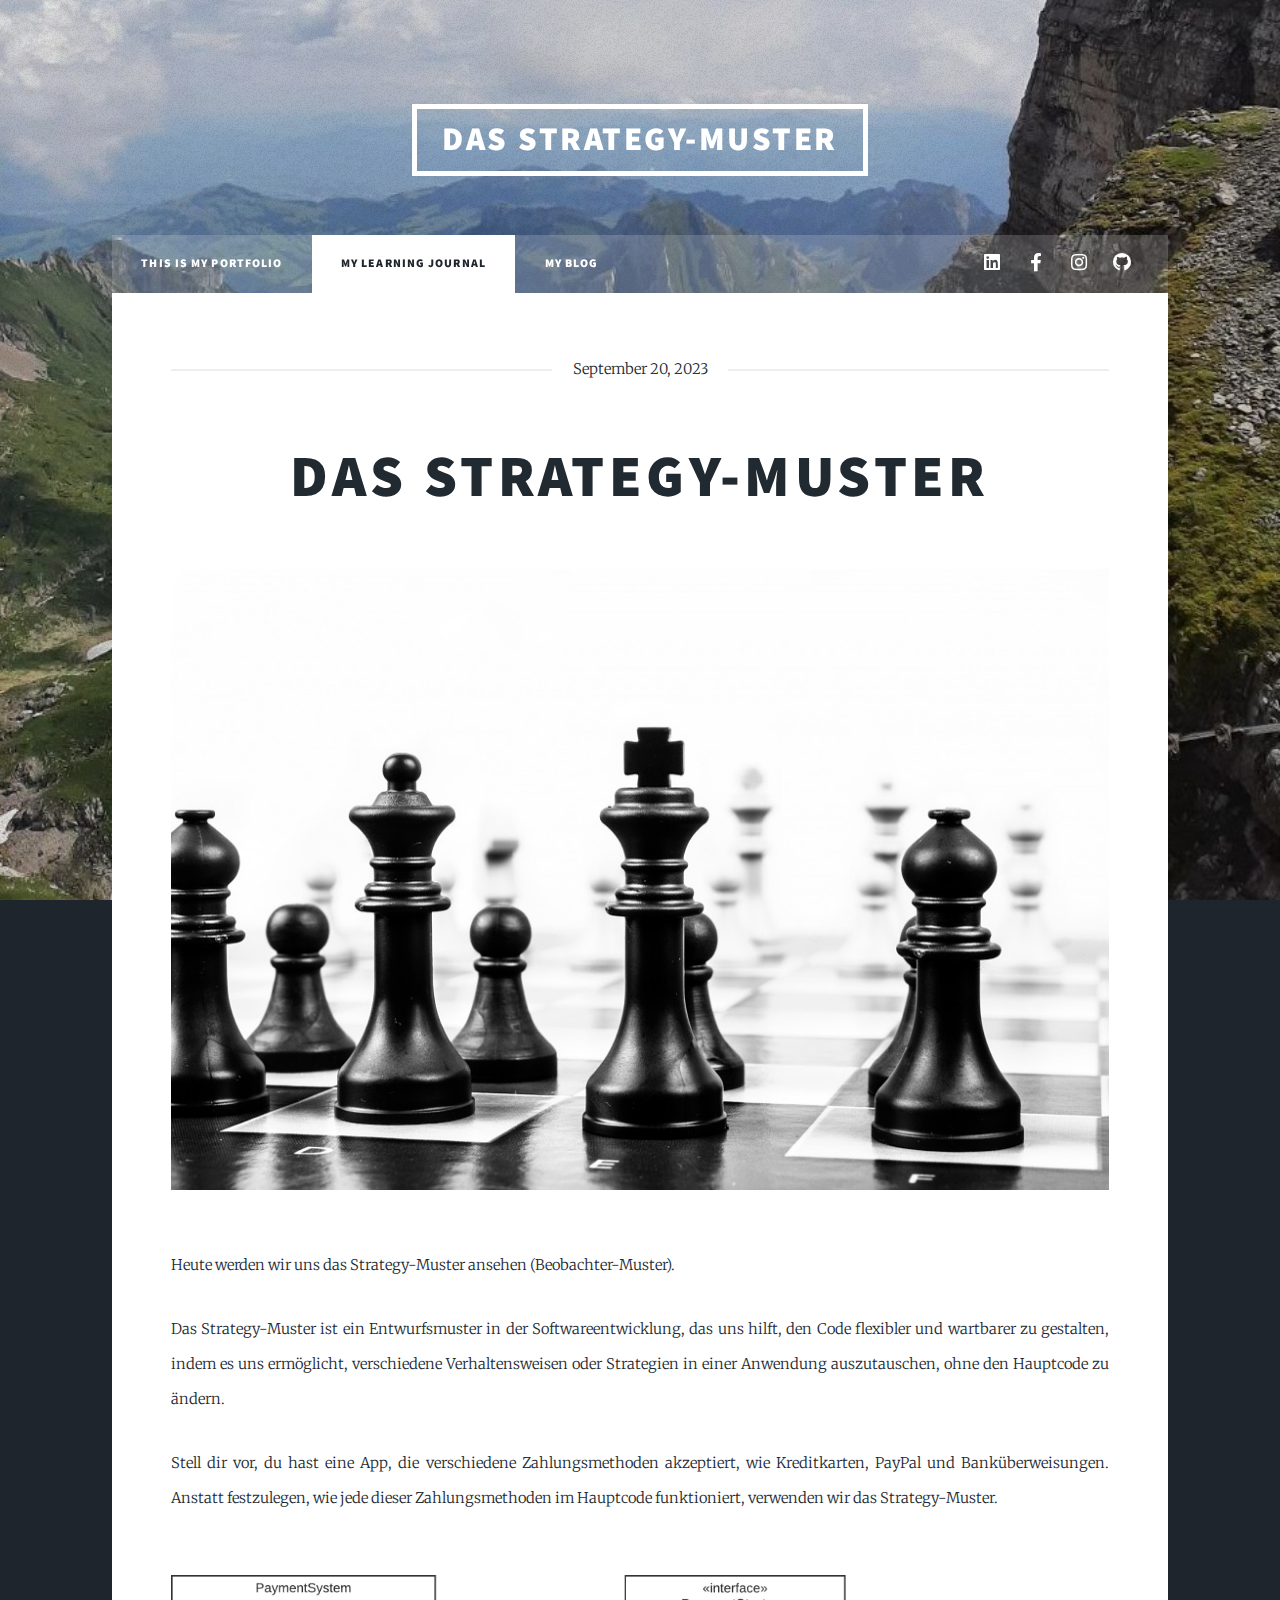
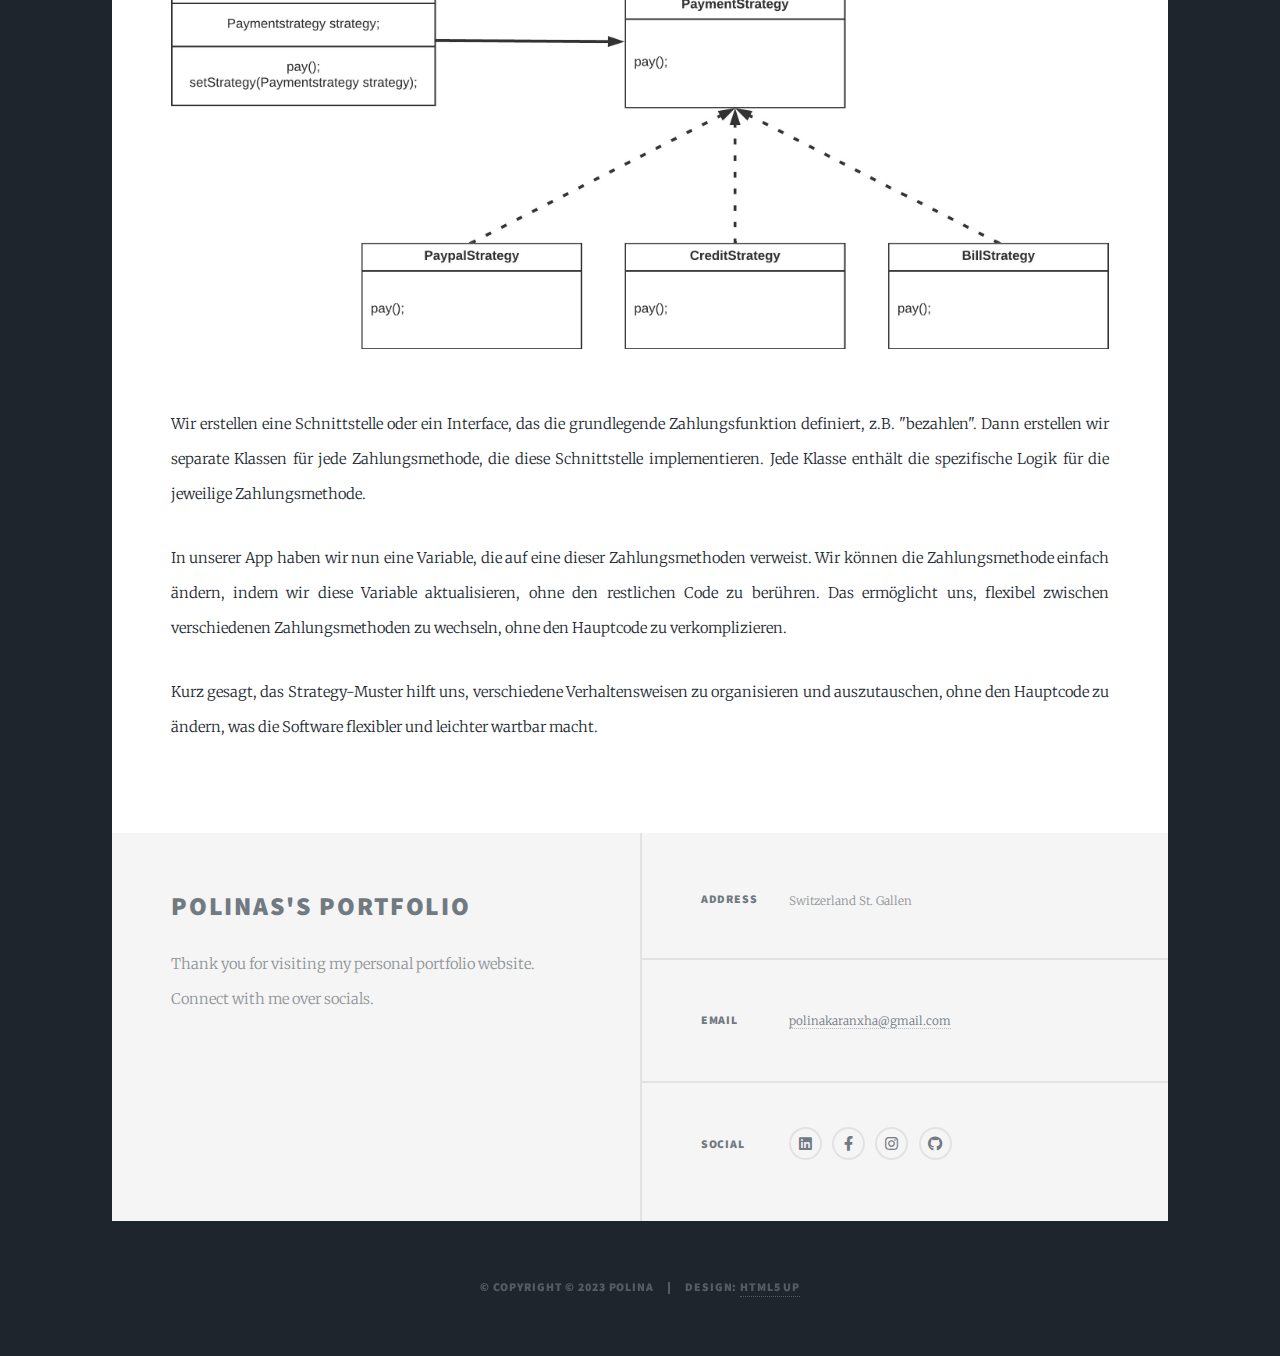
<file: pages/strategy_pattern.html>
<!DOCTYPE HTML>
<!--
	Massively by HTML5 UP
	html5up.net | @ajlkn
	Free for personal and commercial use under the CCA 3.0 license (html5up.net/license)
-->
<html>
	<head>
		<title>Das Strategy-Muster</title>
		<meta charset="utf-8" />
		<meta name="viewport" content="width=device-width, initial-scale=1, user-scalable=no" />
		<link rel="stylesheet" href="../assets/css/main.css" />
		<noscript><link rel="stylesheet" href="assets/css/noscript.css" /></noscript>
	</head>
	<body class="is-preload">

		<!-- Wrapper -->
			<div id="wrapper">

				<!-- Header -->
					<header id="header">
						<a id="anchor-logo" href="#anchor-logo" class="logo">Das Strategy-Muster</a>
					</header>

				<!-- Nav -->
					<nav id="nav">
						<ul class="links">
							<li><a href="../index.html">This is my Portfolio</a></li>
							<li class="active"><a href="../generic.html">My Learning Journal</a></li>
							<li><a href="../elements.html">My Blog</a></li>
						</ul>
						<ul class="icons">
							<li><a href="https://www.linkedin.com/in/polina-karanxha-3a9aa4256/" class="icon brands fa-linkedin"><span class="label">Linkedin</span></a></li>
							<li><a href="https://www.facebook.com/profile.php?id=100008084837252" class="icon brands fa-facebook-f"><span class="label">Facebook</span></a></li>
							<li><a href="https://www.instagram.com/alin_cais/" class="icon brands fa-instagram"><span class="label">Instagram</span></a></li>
							<li><a href="https://github.com/SolarisCulture" class="icon brands fa-github"><span class="label">GitHub</span></a></li>
						</ul>
					</nav>

				<!-- Main -->
				<div id="main">
						<!-- Post -->
							<section class="post">
								<header class="major">
									<span class="date">September 20, 2023</span>
									<h1>Das Strategy-Muster</h1>
								</header>
								<div class="image main"><img src="../images/strategy.jpg" alt="" /></div>
								<p>Heute werden wir uns das Strategy-Muster ansehen (Beobachter-Muster). </p>
								<p>Das Strategy-Muster ist ein Entwurfsmuster in der Softwareentwicklung, das uns hilft, den Code flexibler und wartbarer zu gestalten, indem es uns ermöglicht, verschiedene Verhaltensweisen oder Strategien in einer Anwendung auszutauschen, ohne den Hauptcode zu ändern.</p>
								<p>Stell dir vor, du hast eine App, die verschiedene Zahlungsmethoden akzeptiert, wie Kreditkarten, PayPal und Banküberweisungen. Anstatt festzulegen, wie jede dieser Zahlungsmethoden im Hauptcode funktioniert, verwenden wir das Strategy-Muster.</p>
                                <div class="image main"><img src="../images/strategy_muster.jpg" alt="" /></div>
                                <p>Wir erstellen eine Schnittstelle oder ein Interface, das die grundlegende Zahlungsfunktion definiert, z.B. "bezahlen". Dann erstellen wir separate Klassen für jede Zahlungsmethode, die diese Schnittstelle implementieren. Jede Klasse enthält die spezifische Logik für die jeweilige Zahlungsmethode.</p>
                                <p>In unserer App haben wir nun eine Variable, die auf eine dieser Zahlungsmethoden verweist. Wir können die Zahlungsmethode einfach ändern, indem wir diese Variable aktualisieren, ohne den restlichen Code zu berühren. Das ermöglicht uns, flexibel zwischen verschiedenen Zahlungsmethoden zu wechseln, ohne den Hauptcode zu verkomplizieren.</p>
                                <p>Kurz gesagt, das Strategy-Muster hilft uns, verschiedene Verhaltensweisen zu organisieren und auszutauschen, ohne den Hauptcode zu ändern, was die Software flexibler und leichter wartbar macht.</p>
								
							
							</section>

					</div>

				<!-- Footer -->
					<footer id="footer">
						<section>
							<h2>Polinas's Portfolio</h2>
							Thank you for visiting my personal portfolio website. Connect with me over socials.
						</section>
						<section class="split contact">
							<section class="alt">
								<h3>Address</h3>
								<p>Switzerland St. Gallen</p>
							</section>
							<!--
							<section>
								<h3>Phone</h3>
								<p><a href="#">(000) 000-0000</a></p>
							</section>-->
							<section>
								<h3>Email</h3>
								<p><a href="#">polinakaranxha@gmail.com</a></p>
							</section>
							<section>
								<h3>Social</h3>
								<ul class="icons alt">
									<li><a href="https://www.linkedin.com/in/polina-karanxha-3a9aa4256/" class="icon brands alt fa-linkedin"><span class="label">Linkedin</span></a></li>
									<li><a href="https://www.facebook.com/profile.php?id=100008084837252" class="icon brands alt fa-facebook-f"><span class="label">Facebook</span></a></li>
									<li><a href="https://www.instagram.com/alin_cais/" class="icon brands alt fa-instagram"><span class="label">Instagram</span></a></li>
									<li><a href="https://github.com/SolarisCulture" class="icon brands alt fa-github"><span class="label">GitHub</span></a></li>
								</ul>
							</section>
						</section>
					</footer>

				<!-- Copyright -->
					<div id="copyright">
						<ul><li>&copy; CopyRight © 2023 Polina </li><li>Design: <a href="https://html5up.net">HTML5 UP</a></li></ul>
					</div>

			</div>

		<!-- Scripts -->
			<script src="../assets/js/jquery.min.js"></script>
			<script src="../assets/js/jquery.scrollex.min.js"></script>
			<script src="../assets/js/jquery.scrolly.min.js"></script>
			<script src="../assets/js/browser.min.js"></script>
			<script src="../assets/js/breakpoints.min.js"></script>
			<script src="../assets/js/util.js"></script>
			<script src="../assets/js/main.js"></script>

	</body>
</html>
</file>
<file: assets/css/main.css>
@import url(fontawesome-all.min.css);
@import url("https://fonts.googleapis.com/css?family=Merriweather:300,700,300italic,700italic|Source+Sans+Pro:900");

/*
	Massively by HTML5 UP
	html5up.net | @ajlkn
	Free for personal and commercial use under the CCA 3.0 license (html5up.net/license)
*/

html, body, div, span, applet, object,
iframe, h1, h2, h3, h4, h5, h6, p, blockquote,
pre, a, abbr, acronym, address, big, cite,
code, del, dfn, em, img, ins, kbd, q, s, samp,
small, strike, strong, sub, sup, tt, var, b,
u, i, center, dl, dt, dd, ol, ul, li, fieldset,
form, label, legend, table, caption, tbody,
tfoot, thead, tr, th, td, article, aside,
canvas, details, embed, figure, figcaption,
footer, header, hgroup, menu, nav, output, ruby,
section, summary, time, mark, audio, video {
	margin: 0;
	padding: 0;
	border: 0;
	font-size: 100%;
	font: inherit;
	vertical-align: baseline;}

article, aside, details, figcaption, figure,
footer, header, hgroup, menu, nav, section {
	display: block;}

body {
	line-height: 1;
}

ol, ul {
	list-style: none;
}

blockquote, q {
	quotes: none;
}

	blockquote:before, blockquote:after, q:before, q:after {
		content: '';
		content: none;
	}

table {
	border-collapse: collapse;
	border-spacing: 0;
}

body {
	-webkit-text-size-adjust: none;
}

mark {
	background-color: transparent;
	color: inherit;
}

input::-moz-focus-inner {
	border: 0;
	padding: 0;
}

input, select, textarea {
	-moz-appearance: none;
	-webkit-appearance: none;
	-ms-appearance: none;
	appearance: none;
}

/* Basic */

	@-ms-viewport {
		width: device-width;
	}

	body {
		-ms-overflow-style: scrollbar;
	}

	@media screen and (max-width: 480px) {

		html, body {
			min-width: 320px;
		}

	}

	html {
		box-sizing: border-box;
	}

	*, *:before, *:after {
		box-sizing: inherit;
	}

	body {
		background-color: #1e252d;
	}

		body.is-preload *, body.is-preload *:before, body.is-preload *:after {
			-moz-animation: none !important;
			-webkit-animation: none !important;
			-ms-animation: none !important;
			animation: none !important;
			-moz-transition: none !important;
			-webkit-transition: none !important;
			-ms-transition: none !important;
			transition: none !important;
		}


/*   MY  */

.my_photo {
	float: left;
    margin: 20px;
	margin-right: 30px;
	width: 40%;
}

.small_pic{
	margin: auto;
	width: 60%;
}

/* Type */

	html {
		font-size: 16pt;
	}

		@media screen and (max-width: 1680px) {

			html {
				font-size: 12pt;
			}

		}

		@media screen and (max-width: 1280px) {

			html {
				font-size: 11pt;
			}

		}

		@media screen and (max-width: 360px) {

			html {
				font-size: 10pt;
			}

		}

	body {
		color: #212931;
	}

	body, input, select, textarea {
		font-family: "Merriweather", Georgia, serif;
		font-weight: 300;
		font-size: 1rem;
		line-height: 2.375;
	}

	a {
		-moz-transition: color 0.2s ease-in-out, background-color 0.2s ease-in-out, border-color 0.2s ease-in-out, box-shadow 0.2s ease-in-out;
		-webkit-transition: color 0.2s ease-in-out, background-color 0.2s ease-in-out, border-color 0.2s ease-in-out, box-shadow 0.2s ease-in-out;
		-ms-transition: color 0.2s ease-in-out, background-color 0.2s ease-in-out, border-color 0.2s ease-in-out, box-shadow 0.2s ease-in-out;
		transition: color 0.2s ease-in-out, background-color 0.2s ease-in-out, border-color 0.2s ease-in-out, box-shadow 0.2s ease-in-out;
		border-bottom: dotted 1px;
		text-decoration: none;
	}

		a:hover {
			border-bottom-color: transparent;
		}

	strong, b {
		font-weight: 600;
	}

	em, i {
		font-style: italic;
	}

	p {
		text-align: justify;
		margin: 0 0 2rem 0;
	}

	h1, h2, h3, h4, h5, h6 {
		font-family: "Source Sans Pro", Helvetica, sans-serif;
		font-weight: 900;
		line-height: 1.5;
		letter-spacing: 0.075em;
		text-transform: uppercase;
		margin: 0 0 1rem 0;
	}

		h1 a, h2 a, h3 a, h4 a, h5 a, h6 a {
			border-bottom: 0;
			color: inherit;
			text-decoration: none;
		}

	h1 {
		font-size: 4rem;
		line-height: 1.1;
		margin: 0 0 2rem 0;
	}

	h2 {
		font-size: 1.75rem;
		line-height: 1.3;
		margin: 0 0 1.5rem 0;
	}

	h3 {
		font-size: 1.25rem;
		margin: 0 0 1.5rem 0;
	}

	h4 {
		font-size: 1rem;
	}

	h5 {
		font-size: 0.9rem;
	}

	h6 {
		font-size: 0.8rem;
	}

	sub {
		font-size: 0.8rem;
		position: relative;
		top: 0.5rem;
	}

	sup {
		font-size: 0.8rem;
		position: relative;
		top: -0.5rem;
	}

	blockquote {
		border-left: solid 4px;
		font-style: italic;
		margin: 0 0 2rem 0;
		padding: 0.5rem 0 0.5rem 2rem;
	}

	code {
		border: solid 2px;
		font-family: "Courier New", monospace;
		font-size: 0.9rem;
		margin: 0 0.25rem;
		padding: 0.25rem 0.65rem;
	}

	pre {
		-webkit-overflow-scrolling: touch;
		font-family: "Courier New", monospace;
		font-size: 0.9rem;
		margin: 0 0 2rem 0;
	}

		pre code {
			display: block;
			line-height: 1.75;
			padding: 1rem 1.5rem;
			overflow-x: auto;
		}

	hr {
		border: 0;
		border-bottom: solid 2px;
		margin: 3rem 0;
	}

		hr.major {
			margin: 5rem 0;
		}

	.align-left {
		text-align: left;
	}

	.align-center {
		text-align: center;
	}

	.align-right {
		text-align: right;
	}

	input, select, textarea {
		color: #212931;
	}

	a {
		color: #212931;
		border-bottom-color: rgba(33, 41, 49, 0.5);
	}

		a:hover {
			border-bottom-color: transparent;
			color: #18bfef !important;
		}

	strong, b {
		color: #212931;
	}

	h1, h2, h3, h4, h5, h6 {
		color: #212931;
	}

	blockquote {
		border-left-color: #eeeeee;
	}

	code {
		background: rgba(220, 220, 220, 0.25);
		border-color: #eeeeee;
	}

	hr {
		border-bottom-color: #eeeeee;
	}

/* Row */

	.row {
		display: flex;
		flex-wrap: wrap;
		box-sizing: border-box;
		align-items: stretch;
	}

		.row > * {
			box-sizing: border-box;
		}

		.row.gtr-uniform > * > :last-child {
			margin-bottom: 0;
		}

		.row.aln-left {
			justify-content: flex-start;
		}

		.row.aln-center {
			justify-content: center;
		}

		.row.aln-right {
			justify-content: flex-end;
		}

		.row.aln-top {
			align-items: flex-start;
		}

		.row.aln-middle {
			align-items: center;
		}

		.row.aln-bottom {
			align-items: flex-end;
		}

		.row > .imp {
			order: -1;
		}

		.row > .col-1 {
			width: 8.33333%;
		}

		.row > .off-1 {
			margin-left: 8.33333%;
		}

		.row > .col-2 {
			width: 16.66667%;
		}

		.row > .off-2 {
			margin-left: 16.66667%;
		}

		.row > .col-3 {
			width: 25%;
		}

		.row > .off-3 {
			margin-left: 25%;
		}

		.row > .col-4 {
			width: 33.33333%;
		}

		.row > .off-4 {
			margin-left: 33.33333%;
		}

		.row > .col-5 {
			width: 41.66667%;
		}

		.row > .off-5 {
			margin-left: 41.66667%;
		}

		.row > .col-6 {
			width: 50%;
		}

		.row > .off-6 {
			margin-left: 50%;
		}

		.row > .col-7 {
			width: 58.33333%;
		}

		.row > .off-7 {
			margin-left: 58.33333%;
		}

		.row > .col-8 {
			width: 66.66667%;
		}

		.row > .off-8 {
			margin-left: 66.66667%;
		}

		.row > .col-9 {
			width: 75%;
		}

		.row > .off-9 {
			margin-left: 75%;
		}

		.row > .col-10 {
			width: 83.33333%;
		}

		.row > .off-10 {
			margin-left: 83.33333%;
		}

		.row > .col-11 {
			width: 91.66667%;
		}

		.row > .off-11 {
			margin-left: 91.66667%;
		}

		.row > .col-12 {
			width: 100%;
		}

		.row > .off-12 {
			margin-left: 100%;
		}

		.row.gtr-0 {
			margin-top: 0;
			margin-left: 0rem;
		}

			.row.gtr-0 > * {
				padding: 0 0 0 0rem;
			}

			.row.gtr-0.gtr-uniform {
				margin-top: 0rem;
			}

				.row.gtr-0.gtr-uniform > * {
					padding-top: 0rem;
				}

		.row.gtr-25 {
			margin-top: 0;
			margin-left: -0.375rem;
		}

			.row.gtr-25 > * {
				padding: 0 0 0 0.375rem;
			}

			.row.gtr-25.gtr-uniform {
				margin-top: -0.375rem;
			}

				.row.gtr-25.gtr-uniform > * {
					padding-top: 0.375rem;
				}

		.row.gtr-50 {
			margin-top: 0;
			margin-left: -0.75rem;
		}

			.row.gtr-50 > * {
				padding: 0 0 0 0.75rem;
			}

			.row.gtr-50.gtr-uniform {
				margin-top: -0.75rem;
			}

				.row.gtr-50.gtr-uniform > * {
					padding-top: 0.75rem;
				}

		.row {
			margin-top: 0;
			margin-left: -1.5rem;
		}

			.row > * {
				padding: 0 0 0 1.5rem;
			}

			.row.gtr-uniform {
				margin-top: -1.5rem;
			}

				.row.gtr-uniform > * {
					padding-top: 1.5rem;
				}

		.row.gtr-150 {
			margin-top: 0;
			margin-left: -2.25rem;
		}

			.row.gtr-150 > * {
				padding: 0 0 0 2.25rem;
			}

			.row.gtr-150.gtr-uniform {
				margin-top: -2.25rem;
			}

				.row.gtr-150.gtr-uniform > * {
					padding-top: 2.25rem;
				}

		.row.gtr-200 {
			margin-top: 0;
			margin-left: -3rem;
		}

			.row.gtr-200 > * {
				padding: 0 0 0 3rem;
			}

			.row.gtr-200.gtr-uniform {
				margin-top: -3rem;
			}

				.row.gtr-200.gtr-uniform > * {
					padding-top: 3rem;
				}

		@media screen and (max-width: 1680px) {

			.row {
				display: flex;
				flex-wrap: wrap;
				box-sizing: border-box;
				align-items: stretch;
			}

				.row > * {
					box-sizing: border-box;
				}

				.row.gtr-uniform > * > :last-child {
					margin-bottom: 0;
				}

				.row.aln-left {
					justify-content: flex-start;
				}

				.row.aln-center {
					justify-content: center;
				}

				.row.aln-right {
					justify-content: flex-end;
				}

				.row.aln-top {
					align-items: flex-start;
				}

				.row.aln-middle {
					align-items: center;
				}

				.row.aln-bottom {
					align-items: flex-end;
				}

				.row > .imp-xlarge {
					order: -1;
				}

				.row > .col-1-xlarge {
					width: 8.33333%;
				}

				.row > .off-1-xlarge {
					margin-left: 8.33333%;
				}

				.row > .col-2-xlarge {
					width: 16.66667%;
				}

				.row > .off-2-xlarge {
					margin-left: 16.66667%;
				}

				.row > .col-3-xlarge {
					width: 25%;
				}

				.row > .off-3-xlarge {
					margin-left: 25%;
				}

				.row > .col-4-xlarge {
					width: 33.33333%;
				}

				.row > .off-4-xlarge {
					margin-left: 33.33333%;
				}

				.row > .col-5-xlarge {
					width: 41.66667%;
				}

				.row > .off-5-xlarge {
					margin-left: 41.66667%;
				}

				.row > .col-6-xlarge {
					width: 50%;
				}

				.row > .off-6-xlarge {
					margin-left: 50%;
				}

				.row > .col-7-xlarge {
					width: 58.33333%;
				}

				.row > .off-7-xlarge {
					margin-left: 58.33333%;
				}

				.row > .col-8-xlarge {
					width: 66.66667%;
				}

				.row > .off-8-xlarge {
					margin-left: 66.66667%;
				}

				.row > .col-9-xlarge {
					width: 75%;
				}

				.row > .off-9-xlarge {
					margin-left: 75%;
				}

				.row > .col-10-xlarge {
					width: 83.33333%;
				}

				.row > .off-10-xlarge {
					margin-left: 83.33333%;
				}

				.row > .col-11-xlarge {
					width: 91.66667%;
				}

				.row > .off-11-xlarge {
					margin-left: 91.66667%;
				}

				.row > .col-12-xlarge {
					width: 100%;
				}

				.row > .off-12-xlarge {
					margin-left: 100%;
				}

				.row.gtr-0 {
					margin-top: 0;
					margin-left: 0rem;
				}

					.row.gtr-0 > * {
						padding: 0 0 0 0rem;
					}

					.row.gtr-0.gtr-uniform {
						margin-top: 0rem;
					}

						.row.gtr-0.gtr-uniform > * {
							padding-top: 0rem;
						}

				.row.gtr-25 {
					margin-top: 0;
					margin-left: -0.375rem;
				}

					.row.gtr-25 > * {
						padding: 0 0 0 0.375rem;
					}

					.row.gtr-25.gtr-uniform {
						margin-top: -0.375rem;
					}

						.row.gtr-25.gtr-uniform > * {
							padding-top: 0.375rem;
						}

				.row.gtr-50 {
					margin-top: 0;
					margin-left: -0.75rem;
				}

					.row.gtr-50 > * {
						padding: 0 0 0 0.75rem;
					}

					.row.gtr-50.gtr-uniform {
						margin-top: -0.75rem;
					}

						.row.gtr-50.gtr-uniform > * {
							padding-top: 0.75rem;
						}

				.row {
					margin-top: 0;
					margin-left: -1.5rem;
				}

					.row > * {
						padding: 0 0 0 1.5rem;
					}

					.row.gtr-uniform {
						margin-top: -1.5rem;
					}

						.row.gtr-uniform > * {
							padding-top: 1.5rem;
						}

				.row.gtr-150 {
					margin-top: 0;
					margin-left: -2.25rem;
				}

					.row.gtr-150 > * {
						padding: 0 0 0 2.25rem;
					}

					.row.gtr-150.gtr-uniform {
						margin-top: -2.25rem;
					}

						.row.gtr-150.gtr-uniform > * {
							padding-top: 2.25rem;
						}

				.row.gtr-200 {
					margin-top: 0;
					margin-left: -3rem;
				}

					.row.gtr-200 > * {
						padding: 0 0 0 3rem;
					}

					.row.gtr-200.gtr-uniform {
						margin-top: -3rem;
					}

						.row.gtr-200.gtr-uniform > * {
							padding-top: 3rem;
						}

		}

		@media screen and (max-width: 1280px) {

			.row {
				display: flex;
				flex-wrap: wrap;
				box-sizing: border-box;
				align-items: stretch;
			}

				.row > * {
					box-sizing: border-box;
				}

				.row.gtr-uniform > * > :last-child {
					margin-bottom: 0;
				}

				.row.aln-left {
					justify-content: flex-start;
				}

				.row.aln-center {
					justify-content: center;
				}

				.row.aln-right {
					justify-content: flex-end;
				}

				.row.aln-top {
					align-items: flex-start;
				}

				.row.aln-middle {
					align-items: center;
				}

				.row.aln-bottom {
					align-items: flex-end;
				}

				.row > .imp-large {
					order: -1;
				}

				.row > .col-1-large {
					width: 8.33333%;
				}

				.row > .off-1-large {
					margin-left: 8.33333%;
				}

				.row > .col-2-large {
					width: 16.66667%;
				}

				.row > .off-2-large {
					margin-left: 16.66667%;
				}

				.row > .col-3-large {
					width: 25%;
				}

				.row > .off-3-large {
					margin-left: 25%;
				}

				.row > .col-4-large {
					width: 33.33333%;
				}

				.row > .off-4-large {
					margin-left: 33.33333%;
				}

				.row > .col-5-large {
					width: 41.66667%;
				}

				.row > .off-5-large {
					margin-left: 41.66667%;
				}

				.row > .col-6-large {
					width: 50%;
				}

				.row > .off-6-large {
					margin-left: 50%;
				}

				.row > .col-7-large {
					width: 58.33333%;
				}

				.row > .off-7-large {
					margin-left: 58.33333%;
				}

				.row > .col-8-large {
					width: 66.66667%;
				}

				.row > .off-8-large {
					margin-left: 66.66667%;
				}

				.row > .col-9-large {
					width: 75%;
				}

				.row > .off-9-large {
					margin-left: 75%;
				}

				.row > .col-10-large {
					width: 83.33333%;
				}

				.row > .off-10-large {
					margin-left: 83.33333%;
				}

				.row > .col-11-large {
					width: 91.66667%;
				}

				.row > .off-11-large {
					margin-left: 91.66667%;
				}

				.row > .col-12-large {
					width: 100%;
				}

				.row > .off-12-large {
					margin-left: 100%;
				}

				.row.gtr-0 {
					margin-top: 0;
					margin-left: 0rem;
				}

					.row.gtr-0 > * {
						padding: 0 0 0 0rem;
					}

					.row.gtr-0.gtr-uniform {
						margin-top: 0rem;
					}

						.row.gtr-0.gtr-uniform > * {
							padding-top: 0rem;
						}

				.row.gtr-25 {
					margin-top: 0;
					margin-left: -0.375rem;
				}

					.row.gtr-25 > * {
						padding: 0 0 0 0.375rem;
					}

					.row.gtr-25.gtr-uniform {
						margin-top: -0.375rem;
					}

						.row.gtr-25.gtr-uniform > * {
							padding-top: 0.375rem;
						}

				.row.gtr-50 {
					margin-top: 0;
					margin-left: -0.75rem;
				}

					.row.gtr-50 > * {
						padding: 0 0 0 0.75rem;
					}

					.row.gtr-50.gtr-uniform {
						margin-top: -0.75rem;
					}

						.row.gtr-50.gtr-uniform > * {
							padding-top: 0.75rem;
						}

				.row {
					margin-top: 0;
					margin-left: -1.5rem;
				}

					.row > * {
						padding: 0 0 0 1.5rem;
					}

					.row.gtr-uniform {
						margin-top: -1.5rem;
					}

						.row.gtr-uniform > * {
							padding-top: 1.5rem;
						}

				.row.gtr-150 {
					margin-top: 0;
					margin-left: -2.25rem;
				}

					.row.gtr-150 > * {
						padding: 0 0 0 2.25rem;
					}

					.row.gtr-150.gtr-uniform {
						margin-top: -2.25rem;
					}

						.row.gtr-150.gtr-uniform > * {
							padding-top: 2.25rem;
						}

				.row.gtr-200 {
					margin-top: 0;
					margin-left: -3rem;
				}

					.row.gtr-200 > * {
						padding: 0 0 0 3rem;
					}

					.row.gtr-200.gtr-uniform {
						margin-top: -3rem;
					}

						.row.gtr-200.gtr-uniform > * {
							padding-top: 3rem;
						}

		}

		@media screen and (max-width: 980px) {

			.row {
				display: flex;
				flex-wrap: wrap;
				box-sizing: border-box;
				align-items: stretch;
			}

				.row > * {
					box-sizing: border-box;
				}

				.row.gtr-uniform > * > :last-child {
					margin-bottom: 0;
				}

				.row.aln-left {
					justify-content: flex-start;
				}

				.row.aln-center {
					justify-content: center;
				}

				.row.aln-right {
					justify-content: flex-end;
				}

				.row.aln-top {
					align-items: flex-start;
				}

				.row.aln-middle {
					align-items: center;
				}

				.row.aln-bottom {
					align-items: flex-end;
				}

				.row > .imp-medium {
					order: -1;
				}

				.row > .col-1-medium {
					width: 8.33333%;
				}

				.row > .off-1-medium {
					margin-left: 8.33333%;
				}

				.row > .col-2-medium {
					width: 16.66667%;
				}

				.row > .off-2-medium {
					margin-left: 16.66667%;
				}

				.row > .col-3-medium {
					width: 25%;
				}

				.row > .off-3-medium {
					margin-left: 25%;
				}

				.row > .col-4-medium {
					width: 33.33333%;
				}

				.row > .off-4-medium {
					margin-left: 33.33333%;
				}

				.row > .col-5-medium {
					width: 41.66667%;
				}

				.row > .off-5-medium {
					margin-left: 41.66667%;
				}

				.row > .col-6-medium {
					width: 50%;
				}

				.row > .off-6-medium {
					margin-left: 50%;
				}

				.row > .col-7-medium {
					width: 58.33333%;
				}

				.row > .off-7-medium {
					margin-left: 58.33333%;
				}

				.row > .col-8-medium {
					width: 66.66667%;
				}

				.row > .off-8-medium {
					margin-left: 66.66667%;
				}

				.row > .col-9-medium {
					width: 75%;
				}

				.row > .off-9-medium {
					margin-left: 75%;
				}

				.row > .col-10-medium {
					width: 83.33333%;
				}

				.row > .off-10-medium {
					margin-left: 83.33333%;
				}

				.row > .col-11-medium {
					width: 91.66667%;
				}

				.row > .off-11-medium {
					margin-left: 91.66667%;
				}

				.row > .col-12-medium {
					width: 100%;
				}

				.row > .off-12-medium {
					margin-left: 100%;
				}

				.row.gtr-0 {
					margin-top: 0;
					margin-left: 0rem;
				}

					.row.gtr-0 > * {
						padding: 0 0 0 0rem;
					}

					.row.gtr-0.gtr-uniform {
						margin-top: 0rem;
					}

						.row.gtr-0.gtr-uniform > * {
							padding-top: 0rem;
						}

				.row.gtr-25 {
					margin-top: 0;
					margin-left: -0.375rem;
				}

					.row.gtr-25 > * {
						padding: 0 0 0 0.375rem;
					}

					.row.gtr-25.gtr-uniform {
						margin-top: -0.375rem;
					}

						.row.gtr-25.gtr-uniform > * {
							padding-top: 0.375rem;
						}

				.row.gtr-50 {
					margin-top: 0;
					margin-left: -0.75rem;
				}

					.row.gtr-50 > * {
						padding: 0 0 0 0.75rem;
					}

					.row.gtr-50.gtr-uniform {
						margin-top: -0.75rem;
					}

						.row.gtr-50.gtr-uniform > * {
							padding-top: 0.75rem;
						}

				.row {
					margin-top: 0;
					margin-left: -1.5rem;
				}

					.row > * {
						padding: 0 0 0 1.5rem;
					}

					.row.gtr-uniform {
						margin-top: -1.5rem;
					}

						.row.gtr-uniform > * {
							padding-top: 1.5rem;
						}

				.row.gtr-150 {
					margin-top: 0;
					margin-left: -2.25rem;
				}

					.row.gtr-150 > * {
						padding: 0 0 0 2.25rem;
					}

					.row.gtr-150.gtr-uniform {
						margin-top: -2.25rem;
					}

						.row.gtr-150.gtr-uniform > * {
							padding-top: 2.25rem;
						}

				.row.gtr-200 {
					margin-top: 0;
					margin-left: -3rem;
				}

					.row.gtr-200 > * {
						padding: 0 0 0 3rem;
					}

					.row.gtr-200.gtr-uniform {
						margin-top: -3rem;
					}

						.row.gtr-200.gtr-uniform > * {
							padding-top: 3rem;
						}

		}

		@media screen and (max-width: 736px) {

			.row {
				display: flex;
				flex-wrap: wrap;
				box-sizing: border-box;
				align-items: stretch;
			}

				.row > * {
					box-sizing: border-box;
				}

				.row.gtr-uniform > * > :last-child {
					margin-bottom: 0;
				}

				.row.aln-left {
					justify-content: flex-start;
				}

				.row.aln-center {
					justify-content: center;
				}

				.row.aln-right {
					justify-content: flex-end;
				}

				.row.aln-top {
					align-items: flex-start;
				}

				.row.aln-middle {
					align-items: center;
				}

				.row.aln-bottom {
					align-items: flex-end;
				}

				.row > .imp-small {
					order: -1;
				}

				.row > .col-1-small {
					width: 8.33333%;
				}

				.row > .off-1-small {
					margin-left: 8.33333%;
				}

				.row > .col-2-small {
					width: 16.66667%;
				}

				.row > .off-2-small {
					margin-left: 16.66667%;
				}

				.row > .col-3-small {
					width: 25%;
				}

				.row > .off-3-small {
					margin-left: 25%;
				}

				.row > .col-4-small {
					width: 33.33333%;
				}

				.row > .off-4-small {
					margin-left: 33.33333%;
				}

				.row > .col-5-small {
					width: 41.66667%;
				}

				.row > .off-5-small {
					margin-left: 41.66667%;
				}

				.row > .col-6-small {
					width: 50%;
				}

				.row > .off-6-small {
					margin-left: 50%;
				}

				.row > .col-7-small {
					width: 58.33333%;
				}

				.row > .off-7-small {
					margin-left: 58.33333%;
				}

				.row > .col-8-small {
					width: 66.66667%;
				}

				.row > .off-8-small {
					margin-left: 66.66667%;
				}

				.row > .col-9-small {
					width: 75%;
				}

				.row > .off-9-small {
					margin-left: 75%;
				}

				.row > .col-10-small {
					width: 83.33333%;
				}

				.row > .off-10-small {
					margin-left: 83.33333%;
				}

				.row > .col-11-small {
					width: 91.66667%;
				}

				.row > .off-11-small {
					margin-left: 91.66667%;
				}

				.row > .col-12-small {
					width: 100%;
				}

				.row > .off-12-small {
					margin-left: 100%;
				}

				.row.gtr-0 {
					margin-top: 0;
					margin-left: 0rem;
				}

					.row.gtr-0 > * {
						padding: 0 0 0 0rem;
					}

					.row.gtr-0.gtr-uniform {
						margin-top: 0rem;
					}

						.row.gtr-0.gtr-uniform > * {
							padding-top: 0rem;
						}

				.row.gtr-25 {
					margin-top: 0;
					margin-left: -0.375rem;
				}

					.row.gtr-25 > * {
						padding: 0 0 0 0.375rem;
					}

					.row.gtr-25.gtr-uniform {
						margin-top: -0.375rem;
					}

						.row.gtr-25.gtr-uniform > * {
							padding-top: 0.375rem;
						}

				.row.gtr-50 {
					margin-top: 0;
					margin-left: -0.75rem;
				}

					.row.gtr-50 > * {
						padding: 0 0 0 0.75rem;
					}

					.row.gtr-50.gtr-uniform {
						margin-top: -0.75rem;
					}

						.row.gtr-50.gtr-uniform > * {
							padding-top: 0.75rem;
						}

				.row {
					margin-top: 0;
					margin-left: -1.5rem;
				}

					.row > * {
						padding: 0 0 0 1.5rem;
					}

					.row.gtr-uniform {
						margin-top: -1.5rem;
					}

						.row.gtr-uniform > * {
							padding-top: 1.5rem;
						}

				.row.gtr-150 {
					margin-top: 0;
					margin-left: -2.25rem;
				}

					.row.gtr-150 > * {
						padding: 0 0 0 2.25rem;
					}

					.row.gtr-150.gtr-uniform {
						margin-top: -2.25rem;
					}

						.row.gtr-150.gtr-uniform > * {
							padding-top: 2.25rem;
						}

				.row.gtr-200 {
					margin-top: 0;
					margin-left: -3rem;
				}

					.row.gtr-200 > * {
						padding: 0 0 0 3rem;
					}

					.row.gtr-200.gtr-uniform {
						margin-top: -3rem;
					}

						.row.gtr-200.gtr-uniform > * {
							padding-top: 3rem;
						}

		}

		@media screen and (max-width: 480px) {

			.row {
				display: flex;
				flex-wrap: wrap;
				box-sizing: border-box;
				align-items: stretch;
			}

				.row > * {
					box-sizing: border-box;
				}

				.row.gtr-uniform > * > :last-child {
					margin-bottom: 0;
				}

				.row.aln-left {
					justify-content: flex-start;
				}

				.row.aln-center {
					justify-content: center;
				}

				.row.aln-right {
					justify-content: flex-end;
				}

				.row.aln-top {
					align-items: flex-start;
				}

				.row.aln-middle {
					align-items: center;
				}

				.row.aln-bottom {
					align-items: flex-end;
				}

				.row > .imp-xsmall {
					order: -1;
				}

				.row > .col-1-xsmall {
					width: 8.33333%;
				}

				.row > .off-1-xsmall {
					margin-left: 8.33333%;
				}

				.row > .col-2-xsmall {
					width: 16.66667%;
				}

				.row > .off-2-xsmall {
					margin-left: 16.66667%;
				}

				.row > .col-3-xsmall {
					width: 25%;
				}

				.row > .off-3-xsmall {
					margin-left: 25%;
				}

				.row > .col-4-xsmall {
					width: 33.33333%;
				}

				.row > .off-4-xsmall {
					margin-left: 33.33333%;
				}

				.row > .col-5-xsmall {
					width: 41.66667%;
				}

				.row > .off-5-xsmall {
					margin-left: 41.66667%;
				}

				.row > .col-6-xsmall {
					width: 50%;
				}

				.row > .off-6-xsmall {
					margin-left: 50%;
				}

				.row > .col-7-xsmall {
					width: 58.33333%;
				}

				.row > .off-7-xsmall {
					margin-left: 58.33333%;
				}

				.row > .col-8-xsmall {
					width: 66.66667%;
				}

				.row > .off-8-xsmall {
					margin-left: 66.66667%;
				}

				.row > .col-9-xsmall {
					width: 75%;
				}

				.row > .off-9-xsmall {
					margin-left: 75%;
				}

				.row > .col-10-xsmall {
					width: 83.33333%;
				}

				.row > .off-10-xsmall {
					margin-left: 83.33333%;
				}

				.row > .col-11-xsmall {
					width: 91.66667%;
				}

				.row > .off-11-xsmall {
					margin-left: 91.66667%;
				}

				.row > .col-12-xsmall {
					width: 100%;
				}

				.row > .off-12-xsmall {
					margin-left: 100%;
				}

				.row.gtr-0 {
					margin-top: 0;
					margin-left: 0rem;
				}

					.row.gtr-0 > * {
						padding: 0 0 0 0rem;
					}

					.row.gtr-0.gtr-uniform {
						margin-top: 0rem;
					}

						.row.gtr-0.gtr-uniform > * {
							padding-top: 0rem;
						}

				.row.gtr-25 {
					margin-top: 0;
					margin-left: -0.375rem;
				}

					.row.gtr-25 > * {
						padding: 0 0 0 0.375rem;
					}

					.row.gtr-25.gtr-uniform {
						margin-top: -0.375rem;
					}

						.row.gtr-25.gtr-uniform > * {
							padding-top: 0.375rem;
						}

				.row.gtr-50 {
					margin-top: 0;
					margin-left: -0.75rem;
				}

					.row.gtr-50 > * {
						padding: 0 0 0 0.75rem;
					}

					.row.gtr-50.gtr-uniform {
						margin-top: -0.75rem;
					}

						.row.gtr-50.gtr-uniform > * {
							padding-top: 0.75rem;
						}

				.row {
					margin-top: 0;
					margin-left: -1.5rem;
				}

					.row > * {
						padding: 0 0 0 1.5rem;
					}

					.row.gtr-uniform {
						margin-top: -1.5rem;
					}

						.row.gtr-uniform > * {
							padding-top: 1.5rem;
						}

				.row.gtr-150 {
					margin-top: 0;
					margin-left: -2.25rem;
				}

					.row.gtr-150 > * {
						padding: 0 0 0 2.25rem;
					}

					.row.gtr-150.gtr-uniform {
						margin-top: -2.25rem;
					}

						.row.gtr-150.gtr-uniform > * {
							padding-top: 2.25rem;
						}

				.row.gtr-200 {
					margin-top: 0;
					margin-left: -3rem;
				}

					.row.gtr-200 > * {
						padding: 0 0 0 3rem;
					}

					.row.gtr-200.gtr-uniform {
						margin-top: -3rem;
					}

						.row.gtr-200.gtr-uniform > * {
							padding-top: 3rem;
						}

		}

		@media screen and (max-width: 360px) {

			.row {
				display: flex;
				flex-wrap: wrap;
				box-sizing: border-box;
				align-items: stretch;
			}

				.row > * {
					box-sizing: border-box;
				}

				.row.gtr-uniform > * > :last-child {
					margin-bottom: 0;
				}

				.row.aln-left {
					justify-content: flex-start;
				}

				.row.aln-center {
					justify-content: center;
				}

				.row.aln-right {
					justify-content: flex-end;
				}

				.row.aln-top {
					align-items: flex-start;
				}

				.row.aln-middle {
					align-items: center;
				}

				.row.aln-bottom {
					align-items: flex-end;
				}

				.row > .imp-xxsmall {
					order: -1;
				}

				.row > .col-1-xxsmall {
					width: 8.33333%;
				}

				.row > .off-1-xxsmall {
					margin-left: 8.33333%;
				}

				.row > .col-2-xxsmall {
					width: 16.66667%;
				}

				.row > .off-2-xxsmall {
					margin-left: 16.66667%;
				}

				.row > .col-3-xxsmall {
					width: 25%;
				}

				.row > .off-3-xxsmall {
					margin-left: 25%;
				}

				.row > .col-4-xxsmall {
					width: 33.33333%;
				}

				.row > .off-4-xxsmall {
					margin-left: 33.33333%;
				}

				.row > .col-5-xxsmall {
					width: 41.66667%;
				}

				.row > .off-5-xxsmall {
					margin-left: 41.66667%;
				}

				.row > .col-6-xxsmall {
					width: 50%;
				}

				.row > .off-6-xxsmall {
					margin-left: 50%;
				}

				.row > .col-7-xxsmall {
					width: 58.33333%;
				}

				.row > .off-7-xxsmall {
					margin-left: 58.33333%;
				}

				.row > .col-8-xxsmall {
					width: 66.66667%;
				}

				.row > .off-8-xxsmall {
					margin-left: 66.66667%;
				}

				.row > .col-9-xxsmall {
					width: 75%;
				}

				.row > .off-9-xxsmall {
					margin-left: 75%;
				}

				.row > .col-10-xxsmall {
					width: 83.33333%;
				}

				.row > .off-10-xxsmall {
					margin-left: 83.33333%;
				}

				.row > .col-11-xxsmall {
					width: 91.66667%;
				}

				.row > .off-11-xxsmall {
					margin-left: 91.66667%;
				}

				.row > .col-12-xxsmall {
					width: 100%;
				}

				.row > .off-12-xxsmall {
					margin-left: 100%;
				}

				.row.gtr-0 {
					margin-top: 0;
					margin-left: 0rem;
				}

					.row.gtr-0 > * {
						padding: 0 0 0 0rem;
					}

					.row.gtr-0.gtr-uniform {
						margin-top: 0rem;
					}

						.row.gtr-0.gtr-uniform > * {
							padding-top: 0rem;
						}

				.row.gtr-25 {
					margin-top: 0;
					margin-left: -0.375rem;
				}

					.row.gtr-25 > * {
						padding: 0 0 0 0.375rem;
					}

					.row.gtr-25.gtr-uniform {
						margin-top: -0.375rem;
					}

						.row.gtr-25.gtr-uniform > * {
							padding-top: 0.375rem;
						}

				.row.gtr-50 {
					margin-top: 0;
					margin-left: -0.75rem;
				}

					.row.gtr-50 > * {
						padding: 0 0 0 0.75rem;
					}

					.row.gtr-50.gtr-uniform {
						margin-top: -0.75rem;
					}

						.row.gtr-50.gtr-uniform > * {
							padding-top: 0.75rem;
						}

				.row {
					margin-top: 0;
					margin-left: -1.5rem;
				}

					.row > * {
						padding: 0 0 0 1.5rem;
					}

					.row.gtr-uniform {
						margin-top: -1.5rem;
					}

						.row.gtr-uniform > * {
							padding-top: 1.5rem;
						}

				.row.gtr-150 {
					margin-top: 0;
					margin-left: -2.25rem;
				}

					.row.gtr-150 > * {
						padding: 0 0 0 2.25rem;
					}

					.row.gtr-150.gtr-uniform {
						margin-top: -2.25rem;
					}

						.row.gtr-150.gtr-uniform > * {
							padding-top: 2.25rem;
						}

				.row.gtr-200 {
					margin-top: 0;
					margin-left: -3rem;
				}

					.row.gtr-200 > * {
						padding: 0 0 0 3rem;
					}

					.row.gtr-200.gtr-uniform {
						margin-top: -3rem;
					}

						.row.gtr-200.gtr-uniform > * {
							padding-top: 3rem;
						}

		}

/* Box */

	.box {
		border: solid 2px;
		margin-bottom: 2rem;
		padding: 1.5rem;
	}

		.box > :last-child,
		.box > :last-child > :last-child,
		.box > :last-child > :last-child > :last-child {
			margin-bottom: 0;
		}

		.box.alt {
			border: 0;
			border-radius: 0;
			padding: 0;
		}

	.box {
		border-color: #eeeeee;
	}

/* Button */

	input[type="submit"],
	input[type="reset"],
	input[type="button"],
	button,
	.button {
		-moz-appearance: none;
		-webkit-appearance: none;
		-ms-appearance: none;
		appearance: none;
		-moz-transition: background-color 0.2s ease-in-out, box-shadow 0.2s ease-in-out, color 0.2s ease-in-out;
		-webkit-transition: background-color 0.2s ease-in-out, box-shadow 0.2s ease-in-out, color 0.2s ease-in-out;
		-ms-transition: background-color 0.2s ease-in-out, box-shadow 0.2s ease-in-out, color 0.2s ease-in-out;
		transition: background-color 0.2s ease-in-out, box-shadow 0.2s ease-in-out, color 0.2s ease-in-out;
		border: 0;
		border-radius: 0;
		cursor: pointer;
		display: inline-block;
		font-family: "Source Sans Pro", Helvetica, sans-serif;
		font-size: 0.8rem;
		font-weight: 900;
		letter-spacing: 0.075em;
		height: 3rem;
		line-height: 3rem;
		padding: 0 2rem;
		text-align: center;
		text-decoration: none;
		text-transform: uppercase;
		white-space: nowrap;
	}

		input[type="submit"].icon:before,
		input[type="reset"].icon:before,
		input[type="button"].icon:before,
		button.icon:before,
		.button.icon:before {
			margin-right: 0.5rem;
		}

		input[type="submit"].icon.solo,
		input[type="reset"].icon.solo,
		input[type="button"].icon.solo,
		button.icon.solo,
		.button.icon.solo {
			position: relative;
			width: 4rem;
			height: 4rem;
			line-height: 4rem;
			border-radius: 4rem;
			text-indent: 4rem;
			overflow: hidden;
			padding: 0;
			white-space: nowrap;
		}

			input[type="submit"].icon.solo:before,
			input[type="reset"].icon.solo:before,
			input[type="button"].icon.solo:before,
			button.icon.solo:before,
			.button.icon.solo:before {
				position: absolute;
				display: block;
				top: 0;
				left: 0;
				width: inherit;
				height: inherit;
				line-height: inherit;
				font-size: 1.25rem;
				margin-right: 0;
				text-align: center;
				text-indent: 0;
			}

		input[type="submit"].fit,
		input[type="reset"].fit,
		input[type="button"].fit,
		button.fit,
		.button.fit {
			width: 100%;
		}

		input[type="submit"].small,
		input[type="reset"].small,
		input[type="button"].small,
		button.small,
		.button.small {
			font-size: 0.7rem;
			height: 2.5rem;
			line-height: 2.5rem;
			padding: 0 1.5rem;
		}

		input[type="submit"].large,
		input[type="reset"].large,
		input[type="button"].large,
		button.large,
		.button.large {
			font-size: 0.9rem;
			height: 3.5rem;
			line-height: 3.5rem;
			padding: 0 2.75rem;
		}

		@media screen and (max-width: 980px) {

			input[type="submit"],
			input[type="reset"],
			input[type="button"],
			button,
			.button {
				font-size: 0.9rem;
				height: 3.25rem;
				line-height: 3.25rem;
			}

				input[type="submit"].large,
				input[type="reset"].large,
				input[type="button"].large,
				button.large,
				.button.large {
					font-size: 1rem;
					height: 3.75rem;
					line-height: 3.75rem;
				}

		}

		input[type="submit"].disabled, input[type="submit"]:disabled,
		input[type="reset"].disabled,
		input[type="reset"]:disabled,
		input[type="button"].disabled,
		input[type="button"]:disabled,
		button.disabled,
		button:disabled,
		.button.disabled,
		.button:disabled {
			pointer-events: none;
			opacity: 0.25;
		}

	input[type="submit"],
	input[type="reset"],
	input[type="button"],
	button,
	.button {
		background-color: transparent;
		box-shadow: inset 0 0 0 2px #212931;
		color: #212931 !important;
	}

		input[type="submit"]:hover,
		input[type="reset"]:hover,
		input[type="button"]:hover,
		button:hover,
		.button:hover {
			box-shadow: inset 0 0 0 2px #18bfef;
			color: #18bfef !important;
		}

		input[type="submit"].primary,
		input[type="reset"].primary,
		input[type="button"].primary,
		button.primary,
		.button.primary {
			background-color: #212931;
			box-shadow: none;
			color: #ffffff !important;
		}

			input[type="submit"].primary:hover,
			input[type="reset"].primary:hover,
			input[type="button"].primary:hover,
			button.primary:hover,
			.button.primary:hover {
				background-color: #18bfef;
			}

/* Form */

	form {
		margin: 0 0 2rem 0;
	}

		form > :last-child {
			margin-bottom: 0;
		}

		form > .fields {
			display: -moz-flex;
			display: -webkit-flex;
			display: -ms-flex;
			display: flex;
			-moz-flex-wrap: wrap;
			-webkit-flex-wrap: wrap;
			-ms-flex-wrap: wrap;
			flex-wrap: wrap;
			width: calc(100% + 3rem);
			margin: -1.5rem 0 2rem -1.5rem;
		}

			form > .fields > .field {
				-moz-flex-grow: 0;
				-webkit-flex-grow: 0;
				-ms-flex-grow: 0;
				flex-grow: 0;
				-moz-flex-shrink: 0;
				-webkit-flex-shrink: 0;
				-ms-flex-shrink: 0;
				flex-shrink: 0;
				padding: 1.5rem 0 0 1.5rem;
				width: calc(100% - 1.5rem);
			}

				form > .fields > .field.half {
					width: calc(50% - 0.75rem);
				}

				form > .fields > .field.third {
					width: calc(100%/3 - 0.5rem);
				}

				form > .fields > .field.quarter {
					width: calc(25% - 0.375rem);
				}

		@media screen and (max-width: 480px) {

			form > .fields {
				width: calc(100% + 3rem);
				margin: -1.5rem 0 2rem -1.5rem;
			}

				form > .fields > .field {
					padding: 1.5rem 0 0 1.5rem;
					width: calc(100% - 1.5rem);
				}

					form > .fields > .field.half {
						width: calc(100% - 1.5rem);
					}

					form > .fields > .field.third {
						width: calc(100% - 1.5rem);
					}

					form > .fields > .field.quarter {
						width: calc(100% - 1.5rem);
					}

		}

	label {
		display: block;
		font-family: "Source Sans Pro", Helvetica, sans-serif;
		font-weight: 900;
		line-height: 1.5;
		letter-spacing: 0.075em;
		font-size: 0.8rem;
		text-transform: uppercase;
		margin: 0 0 0.75rem 0;
	}

		@media screen and (max-width: 980px) {

			label {
				font-size: 0.9rem;
			}

		}

	input[type="text"],
	input[type="password"],
	input[type="email"],
	select,
	textarea {
		-moz-appearance: none;
		-webkit-appearance: none;
		-ms-appearance: none;
		appearance: none;
		background: transparent;
		border-radius: 0;
		border: solid 2px;
		color: inherit;
		display: block;
		outline: 0;
		padding: 0 1rem;
		text-decoration: none;
		width: 100%;
	}

		input[type="text"]:invalid,
		input[type="password"]:invalid,
		input[type="email"]:invalid,
		select:invalid,
		textarea:invalid {
			box-shadow: none;
		}

	select {
		background-size: 1.25rem;
		background-repeat: no-repeat;
		background-position: calc(100% - 1rem) center;
		height: 3rem;
		padding-right: 3rem;
		text-overflow: ellipsis;
	}

		select:focus::-ms-value {
			background-color: transparent;
		}

		select::-ms-expand {
			display: none;
		}

	input[type="text"],
	input[type="password"],
	input[type="email"],
	select {
		height: 3rem;
	}

	textarea {
		padding: 0.75rem 1rem;
	}

	input[type="checkbox"],
	input[type="radio"] {
		-moz-appearance: none;
		-webkit-appearance: none;
		-ms-appearance: none;
		appearance: none;
		display: block;
		float: left;
		margin-right: -2rem;
		opacity: 0;
		width: 1rem;
		z-index: -1;
	}

		input[type="checkbox"] + label,
		input[type="radio"] + label {
			text-decoration: none;
			cursor: pointer;
			display: inline-block;
			font-size: 1rem;
			letter-spacing: 0;
			font-family: "Merriweather", Georgia, serif;
			text-transform: none;
			font-weight: 300;
			padding-left: 2.8rem;
			padding-right: 1rem;
			position: relative;
		}

			input[type="checkbox"] + label:before,
			input[type="radio"] + label:before {
				-moz-osx-font-smoothing: grayscale;
				-webkit-font-smoothing: antialiased;
				display: inline-block;
				font-style: normal;
				font-variant: normal;
				text-rendering: auto;
				line-height: 1;
				text-transform: none !important;
				font-family: 'Font Awesome 5 Free';
				font-weight: 900;
			}

			input[type="checkbox"] + label:before,
			input[type="radio"] + label:before {
				border-radius: 0;
				border: solid 2px;
				content: '';
				display: inline-block;
				font-size: 0.8rem;
				height: 1.8rem;
				left: 0;
				line-height: 1.65rem;
				position: absolute;
				text-align: center;
				top: -0.125rem;
				width: 1.8rem;
			}

		input[type="checkbox"]:checked + label:before,
		input[type="radio"]:checked + label:before {
			content: '\f00c';
		}

	input[type="checkbox"] + label:before {
		border-radius: 0;
	}

	input[type="radio"] + label:before {
		border-radius: 100%;
	}

	::-webkit-input-placeholder {
		opacity: 1.0;
	}

	:-moz-placeholder {
		opacity: 1.0;
	}

	::-moz-placeholder {
		opacity: 1.0;
	}

	:-ms-input-placeholder {
		opacity: 1.0;
	}

	label {
		color: #212931;
	}

	input[type="text"],
	input[type="password"],
	input[type="email"],
	select,
	textarea {
		border-color: #eeeeee;
	}

		input[type="text"]:focus,
		input[type="password"]:focus,
		input[type="email"]:focus,
		select:focus,
		textarea:focus {
			border-color: #18bfef;
		}

	select {
		background-image: url("data:image/svg+xml;charset=utf8,%3Csvg xmlns='http://www.w3.org/2000/svg' width='40' height='40' preserveAspectRatio='none' viewBox='0 0 40 40'%3E%3Cpath d='M9.4,12.3l10.4,10.4l10.4-10.4c0.2-0.2,0.5-0.4,0.9-0.4c0.3,0,0.6,0.1,0.9,0.4l3.3,3.3c0.2,0.2,0.4,0.5,0.4,0.9 c0,0.4-0.1,0.6-0.4,0.9L20.7,31.9c-0.2,0.2-0.5,0.4-0.9,0.4c-0.3,0-0.6-0.1-0.9-0.4L4.3,17.3c-0.2-0.2-0.4-0.5-0.4-0.9 c0-0.4,0.1-0.6,0.4-0.9l3.3-3.3c0.2-0.2,0.5-0.4,0.9-0.4S9.1,12.1,9.4,12.3z' fill='%23eeeeee' /%3E%3C/svg%3E");
	}

		select option {
			background-color: #ffffff;
			color: #212931;
		}

	.select-wrapper:before {
		color: #eeeeee;
	}

	input[type="checkbox"] + label,
	input[type="radio"] + label {
		color: #212931;
	}

		input[type="checkbox"] + label:before,
		input[type="radio"] + label:before {
			border-color: #eeeeee;
		}

	input[type="checkbox"]:checked + label:before,
	input[type="radio"]:checked + label:before {
		background-color: #212931;
		border-color: #212931;
		color: #ffffff;
	}

	input[type="checkbox"]:focus + label:before,
	input[type="radio"]:focus + label:before {
		border-color: #18bfef;
	}

	::-webkit-input-placeholder {
		color: #909498 !important;
	}

	:-moz-placeholder {
		color: #909498 !important;
	}

	::-moz-placeholder {
		color: #909498 !important;
	}

	:-ms-input-placeholder {
		color: #909498 !important;
	}

	.formerize-placeholder {
		color: #909498 !important;
	}

/* Icon */

	.icon {
		text-decoration: none;
		border-bottom: none;
		position: relative;
	}

		.icon:before {
			-moz-osx-font-smoothing: grayscale;
			-webkit-font-smoothing: antialiased;
			display: inline-block;
			font-style: normal;
			font-variant: normal;
			text-rendering: auto;
			line-height: 1;
			text-transform: none !important;
			font-family: 'Font Awesome 5 Free';
			font-weight: 400;
		}

		.icon > .label {
			display: none;
		}

		.icon:before {
			line-height: inherit;
		}

		.icon.solid:before {
			font-weight: 900;
		}

		.icon.brands:before {
			font-family: 'Font Awesome 5 Brands';
		}

/* Image */

	.image {
		border: 0;
		display: inline-block;
		position: relative;
	}

		.image img {
			display: block;
		}

		.image.left, .image.right {
			max-width: 40%;
		}

			.image.left img, .image.right img {
				width: 100%;
			}

		.image.left {
			float: left;
			margin: 0 2rem 2rem 0;
			top: 0.75rem;
		}

		.image.right {
			float: right;
			margin: 0 0 2rem 2rem;
			top: 0.75rem;
		}

		.image.fit {
			display: block;
			margin: 2.5rem 0;
			width: 100%;
		}

			.image.fit:first-child {
				margin-top: 0;
			}

			.image.fit img {
				width: 100%;
			}

		.image.main {
			display: block;
			margin: 4rem 0;
			width: 100%;
		}

			.image.main:first-child {
				margin-top: 0;
			}

			.image.main img {
				width: 100%;
			}

		@media screen and (max-width: 736px) {

			.image.fit {
				margin: 2rem 0;
			}

			.image.main {
				margin: 2rem 0;
			}

		}

	a.image {
		overflow: hidden;
	}

		a.image img {
			-moz-transition: -moz-transform 0.2s ease-out;
			-webkit-transition: -webkit-transform 0.2s ease-out;
			-ms-transition: -ms-transform 0.2s ease-out;
			transition: transform 0.2s ease-out;
		}

		a.image:hover img {
			-moz-transform: scale(1.05);
			-webkit-transform: scale(1.05);
			-ms-transform: scale(1.05);
			transform: scale(1.05);
		}

/* Actions */

	ul.actions {
		display: -moz-flex;
		display: -webkit-flex;
		display: -ms-flex;
		display: flex;
		cursor: default;
		list-style: none;
		margin-left: -1rem;
		padding-left: 0;
	}

		ul.actions li {
			padding: 0 0 0 1rem;
			vertical-align: middle;
		}

		ul.actions.special {
			-moz-justify-content: center;
			-webkit-justify-content: center;
			-ms-justify-content: center;
			justify-content: center;
			width: 100%;
			margin-left: 0;
		}

			ul.actions.special li:first-child {
				padding-left: 0;
			}

		ul.actions.stacked {
			-moz-flex-direction: column;
			-webkit-flex-direction: column;
			-ms-flex-direction: column;
			flex-direction: column;
			margin-left: 0;
		}

			ul.actions.stacked li {
				padding: 1.3rem 0 0 0;
			}

				ul.actions.stacked li:first-child {
					padding-top: 0;
				}

		ul.actions.fit {
			width: calc(100% + 1rem);
		}

			ul.actions.fit li {
				-moz-flex-grow: 1;
				-webkit-flex-grow: 1;
				-ms-flex-grow: 1;
				flex-grow: 1;
				-moz-flex-shrink: 1;
				-webkit-flex-shrink: 1;
				-ms-flex-shrink: 1;
				flex-shrink: 1;
				width: 100%;
			}

				ul.actions.fit li > * {
					width: 100%;
				}

			ul.actions.fit.stacked {
				width: 100%;
			}

		@media screen and (max-width: 480px) {

			ul.actions:not(.fixed) {
				-moz-flex-direction: column;
				-webkit-flex-direction: column;
				-ms-flex-direction: column;
				flex-direction: column;
				margin-left: 0;
				width: 100% !important;
			}

				ul.actions:not(.fixed) li {
					-moz-flex-grow: 1;
					-webkit-flex-grow: 1;
					-ms-flex-grow: 1;
					flex-grow: 1;
					-moz-flex-shrink: 1;
					-webkit-flex-shrink: 1;
					-ms-flex-shrink: 1;
					flex-shrink: 1;
					padding: 1rem 0 0 0;
					text-align: center;
					width: 100%;
				}

					ul.actions:not(.fixed) li > * {
						width: 100%;
					}

					ul.actions:not(.fixed) li:first-child {
						padding-top: 0;
					}

					ul.actions:not(.fixed) li input[type="submit"],
					ul.actions:not(.fixed) li input[type="reset"],
					ul.actions:not(.fixed) li input[type="button"],
					ul.actions:not(.fixed) li button,
					ul.actions:not(.fixed) li .button {
						width: 100%;
					}

						ul.actions:not(.fixed) li input[type="submit"].icon:before,
						ul.actions:not(.fixed) li input[type="reset"].icon:before,
						ul.actions:not(.fixed) li input[type="button"].icon:before,
						ul.actions:not(.fixed) li button.icon:before,
						ul.actions:not(.fixed) li .button.icon:before {
							margin-left: -0.5rem;
						}

		}

/* Icons */

	ul.icons {
		cursor: default;
		list-style: none;
		padding-left: 0;
	}

		ul.icons li {
			display: inline-block;
			padding: 0 0.5rem 0 0;
			vertical-align: middle;
		}

			ul.icons li:last-child {
				padding-right: 0;
			}

			ul.icons li .icon:before {
				width: 2.25rem;
				height: 2.25rem;
				line-height: 2.25rem;
				display: inline-block;
				text-align: center;
				border-radius: 100%;
				font-size: 1.25rem;
			}

		ul.icons.alt li .icon:before {
			-moz-transition: color 0.2s ease-in-out, background-color 0.2s ease-in-out, border-color 0.2s ease-in-out, box-shadow 0.2s ease-in-out;
			-webkit-transition: color 0.2s ease-in-out, background-color 0.2s ease-in-out, border-color 0.2s ease-in-out, box-shadow 0.2s ease-in-out;
			-ms-transition: color 0.2s ease-in-out, background-color 0.2s ease-in-out, border-color 0.2s ease-in-out, box-shadow 0.2s ease-in-out;
			transition: color 0.2s ease-in-out, background-color 0.2s ease-in-out, border-color 0.2s ease-in-out, box-shadow 0.2s ease-in-out;
			font-size: 1rem;
		}

/* List */

	ol {
		list-style: decimal;
		margin: 0 0 2rem 0;
		padding-left: 1.25rem;
	}

		ol li {
			padding-left: 0.25rem;
		}

	ul {
		list-style: disc;
		margin: 0 0 2rem 0;
		padding-left: 1rem;
	}

		ul li {
			padding-left: 0.5rem;
		}

		ul.divided {
			list-style: none;
			padding-left: 0;
		}

			ul.divided li {
				border-top: solid 1px;
				padding: 0.5rem 0;
			}

				ul.divided li:first-child {
					border-top: 0;
					padding-top: 0;
				}

	dl {
		margin: 0 0 2rem 0;
	}

		dl dt {
			display: block;
			font-weight: 600;
			margin: 0 0 1rem 0;
		}

		dl dd {
			margin-left: 2rem;
		}

	ul.divided li {
		border-top-color: #eeeeee;
	}

	ul.icons li a.icon:hover:before {
		color: #18bfef;
	}

	ul.icons.alt li .icon:before {
		box-shadow: inset 0 0 0 2px #eeeeee;
	}

	ul.icons.alt li a.icon:hover:before {
		box-shadow: inset 0 0 0 2px #18bfef;
	}

/* Section/Article */

	section.special, article.special {
		text-align: center;
	}

	header {
		cursor: default;
	}

		header > .date {
			display: block;
			font-size: 0.8rem;
			height: 1;
			margin: 0 0 1rem 0;
			position: relative;
		}

		header > p {
			font-style: italic;
		}

		header > h1 + p {
			font-size: 1.1rem;
			margin-top: -0.5rem;
			line-height: 2;
		}

		header > h2 + p {
			font-size: 1rem;
			margin-top: -0.75rem;
		}

		header > h3 + p {
			font-size: 0.9rem;
			margin-top: -0.75rem;
		}

		header > h4 + p {
			font-size: 0.8rem;
			margin-top: -0.75rem;
		}

		header.major {
			margin: 0 0 4rem 0;
			text-align: center;
		}

			header.major > :last-child {
				margin-bottom: 0;
			}

			header.major > p {
				margin-top: 0;
				text-align: center;
			}

			header.major > .date {
				font-size: 1rem;
				margin: 0 0 4rem 0;
			}

				header.major > .date:before, header.major > .date:after {
					content: '';
					display: block;
					position: absolute;
					top: 50%;
					width: calc(50% - 6rem);
					border-top: solid 2px;
				}

				header.major > .date:before {
					left: 0;
				}

				header.major > .date:after {
					right: 0;
				}

		@media screen and (max-width: 980px) {

			header br {
				display: none;
			}

		}

		@media screen and (max-width: 736px) {

			header.major {
				margin: 0 0 2rem 0;
			}

		}

	header.major .date:before, header.major .date:after {
		border-top-color: #eeeeee;
	}

/* Table */

	.table-wrapper {
		-webkit-overflow-scrolling: touch;
		overflow-x: auto;
	}

	table {
		margin: 0 0 2rem 0;
		width: 100%;
	}

		table tbody tr {
			border: solid 1px;
			border-left: 0;
			border-right: 0;
		}

		table td {
			padding: 0.75rem 0.75rem;
		}

		table th {
			font-family: "Source Sans Pro", Helvetica, sans-serif;
			font-size: 0.8rem;
			font-weight: 900;
			letter-spacing: 0.075em;
			line-height: 1.5;
			padding: 0 0.75rem 0.75rem 0.75rem;
			text-align: left;
			text-transform: uppercase;
		}

			@media screen and (max-width: 980px) {

				table th {
					font-size: 0.9rem;
				}

			}

		table thead {
			border-bottom: solid 2px;
		}

		table tfoot {
			border-top: solid 2px;
		}

		table.alt {
			border-collapse: separate;
		}

			table.alt tbody tr td {
				border: solid 1px;
				border-left-width: 0;
				border-top-width: 0;
			}

				table.alt tbody tr td:first-child {
					border-left-width: 1px;
				}

			table.alt tbody tr:first-child td {
				border-top-width: 1px;
			}

			table.alt thead {
				border-bottom: 0;
			}

			table.alt tfoot {
				border-top: 0;
			}

	table tbody tr {
		border-color: #eeeeee;
	}

		table tbody tr:nth-child(2n + 1) {
			background-color: rgba(220, 220, 220, 0.25);
		}

	table th {
		color: #212931;
	}

	table thead {
		border-bottom-color: #eeeeee;
	}

	table tfoot {
		border-top-color: #eeeeee;
	}

	table.alt tbody tr td {
		border-color: #eeeeee;
	}

/* Pagination */

	.pagination {
		display: -moz-inline-flex;
		display: -webkit-inline-flex;
		display: -ms-inline-flex;
		display: inline-flex;
		-moz-user-select: none;
		-webkit-user-select: none;
		-ms-user-select: none;
		user-select: none;
		cursor: default;
		list-style: none;
		margin: 0 0 2rem 2px;
		padding: 0;
	}

		.pagination a, .pagination span {
			-moz-transition: background-color 0.2s ease-in-out, border-color 0.2s ease-in-out, box-shadow 0.2s ease-in-out, color 0.2s ease-in-out;
			-webkit-transition: background-color 0.2s ease-in-out, border-color 0.2s ease-in-out, box-shadow 0.2s ease-in-out, color 0.2s ease-in-out;
			-ms-transition: background-color 0.2s ease-in-out, border-color 0.2s ease-in-out, box-shadow 0.2s ease-in-out, color 0.2s ease-in-out;
			transition: background-color 0.2s ease-in-out, border-color 0.2s ease-in-out, box-shadow 0.2s ease-in-out, color 0.2s ease-in-out;
			border: solid 2px;
			display: inline-block;
			font-family: "Source Sans Pro", Helvetica, sans-serif;
			font-size: 0.8rem;
			font-weight: 900;
			height: 3rem;
			letter-spacing: 0.075em;
			line-height: calc(3rem - 4px);
			margin-left: -2px;
			min-width: 3rem;
			position: relative;
			text-align: center;
			text-decoration: none;
			text-transform: uppercase;
		}

		.pagination .next, .pagination .previous {
			text-decoration: none;
			padding: 0 1.75rem;
		}

			.pagination .next:before, .pagination .previous:before {
				-moz-osx-font-smoothing: grayscale;
				-webkit-font-smoothing: antialiased;
				display: inline-block;
				font-style: normal;
				font-variant: normal;
				text-rendering: auto;
				line-height: 1;
				text-transform: none !important;
				font-family: 'Font Awesome 5 Free';
				font-weight: 900;
			}

			.pagination .next:before, .pagination .previous:before {
				display: inline-block;
				color: inherit !important;
				line-height: inherit;
			}

		.pagination .previous:before {
			content: '\f104';
			margin-right: 0.9375em;
		}

		.pagination .next:before {
			content: '\f105';
			float: right;
			margin-left: 0.9375em;
		}

		@media screen and (max-width: 980px) {

			.pagination a, .pagination span {
				font-size: 0.9rem;
			}

		}

		@media screen and (max-width: 480px) {

			.pagination .page, .pagination .extra {
				display: none;
			}

		}

	.pagination a, .pagination span {
		border-color: #eeeeee;
	}

	.pagination a {
		color: #212931 !important;
	}

		.pagination a:hover {
			color: #18bfef !important;
			border-color: #18bfef;
			z-index: 1;
		}

			.pagination a:hover + a,
			.pagination a:hover + span {
				border-left-color: #18bfef;
			}

		.pagination a.active {
			background-color: #eeeeee;
		}

	.pagination span {
		color: #eeeeee;
	}

/* Wrapper */

	#wrapper {
		-moz-transition: opacity 0.5s ease;
		-webkit-transition: opacity 0.5s ease;
		-ms-transition: opacity 0.5s ease;
		transition: opacity 0.5s ease;
		position: relative;
		z-index: 1;
		overflow: hidden;
	}

		#wrapper > .bg {
			position: absolute;
			top: 0;
			left: 0;
			width: 100%;
			height: 100%;
			background-color: #212931;
			background-image: url("../../images/overlay.png"), linear-gradient(0deg, rgba(0, 0, 0, 0.1), rgba(0, 0, 0, 0.1)), url("../../images/mbg.jpg");
			background-size: auto,								auto,														100% auto;
			background-position: center,								center,														top center;
			background-repeat: repeat,								no-repeat,													no-repeat;
			background-attachment: scroll,								scroll,														scroll;
			z-index: -1;
		}

			#wrapper > .bg.fixed {
				position: fixed;
				width: 100vw;
				height: 100vh;
			}

		#wrapper.fade-in:before {
			pointer-events: none;
			-moz-transition: opacity 1s ease-in-out;
			-webkit-transition: opacity 1s ease-in-out;
			-ms-transition: opacity 1s ease-in-out;
			transition: opacity 1s ease-in-out;
			-moz-transition-delay: 0.75s;
			-webkit-transition-delay: 0.75s;
			-ms-transition-delay: 0.75s;
			transition-delay: 0.75s;
			background: #1e252d;
			content: '';
			display: block;
			height: 100%;
			left: 0;
			opacity: 0;
			position: fixed;
			top: 0;
			width: 100%;
		}

		body.is-preload #wrapper.fade-in:before {
			opacity: 1;
		}

		@media screen and (orientation: portrait) {

			#wrapper > .bg {
				background-size: auto,								auto,														auto 175%;
			}

		}

/* Intro */

	#intro {
		color: #ffffff;
		padding: 8rem 4rem 6rem 4rem ;
		-moz-align-items: center;
		-webkit-align-items: center;
		-ms-align-items: center;
		align-items: center;
		display: -moz-flex;
		display: -webkit-flex;
		display: -ms-flex;
		display: flex;
		-moz-flex-direction: column;
		-webkit-flex-direction: column;
		-ms-flex-direction: column;
		flex-direction: column;
		-moz-justify-content: -moz-flex-end;
		-webkit-justify-content: -webkit-flex-end;
		-ms-justify-content: -ms-flex-end;
		justify-content: flex-end;
		-moz-transition: opacity 1s ease, -moz-transform 1s ease;
		-webkit-transition: opacity 1s ease, -webkit-transform 1s ease;
		-ms-transition: opacity 1s ease, -ms-transform 1s ease;
		transition: opacity 1s ease, transform 1s ease;
		position: relative;
		cursor: default;
		text-align: center;
		z-index: 1;
		min-height: 100vh;
	}

		#intro input, #intro select, #intro textarea {
			color: #ffffff;
		}

		#intro a {
			color: #ffffff;
			border-bottom-color: rgba(255, 255, 255, 0.5);
		}

			#intro a:hover {
				border-bottom-color: transparent;
				color: #18bfef !important;
			}

		#intro strong, #intro b {
			color: #ffffff;
		}

		#intro h1, #intro h2, #intro h3, #intro h4, #intro h5, #intro h6 {
			color: #ffffff;
		}

		#intro blockquote {
			border-left-color: #ffffff;
		}

		#intro code {
			background: rgba(255, 255, 255, 0.075);
			border-color: #ffffff;
		}

		#intro hr {
			border-bottom-color: #ffffff;
		}

		#intro input[type="submit"],
		#intro input[type="reset"],
		#intro input[type="button"],
		#intro button,
		#intro .button {
			background-color: transparent;
			box-shadow: inset 0 0 0 2px #ffffff;
			color: #ffffff !important;
		}

			#intro input[type="submit"]:hover,
			#intro input[type="reset"]:hover,
			#intro input[type="button"]:hover,
			#intro button:hover,
			#intro .button:hover {
				box-shadow: inset 0 0 0 2px #18bfef;
				color: #18bfef !important;
			}

			#intro input[type="submit"].primary,
			#intro input[type="reset"].primary,
			#intro input[type="button"].primary,
			#intro button.primary,
			#intro .button.primary {
				background-color: #ffffff;
				box-shadow: none;
				color: #1e252d !important;
			}

				#intro input[type="submit"].primary:hover,
				#intro input[type="reset"].primary:hover,
				#intro input[type="button"].primary:hover,
				#intro button.primary:hover,
				#intro .button.primary:hover {
					background-color: #18bfef;
				}

		#intro h1 {
			font-size: 5rem;
			line-height: 1;
		}

		#intro p {
			font-size: 1.25rem;
			font-style: italic;
			margin-top: -0.25rem;
			text-align: center;
		}

		#intro + #header {
			margin-top: -20rem;
		}

			#intro + #header .logo {
				-moz-transform: translateY(2rem);
				-webkit-transform: translateY(2rem);
				-ms-transform: translateY(2rem);
				transform: translateY(2rem);
				opacity: 0;
				visibility: hidden;
			}

		#intro.hidden {
			pointer-events: none;
			-moz-transform: translateY(2rem);
			-webkit-transform: translateY(2rem);
			-ms-transform: translateY(2rem);
			transform: translateY(2rem);
			-moz-transition: opacity 0.5s ease, -moz-transform 0.5s ease, visibility 0.5s;
			-webkit-transition: opacity 0.5s ease, -webkit-transform 0.5s ease, visibility 0.5s;
			-ms-transition: opacity 0.5s ease, -ms-transform 0.5s ease, visibility 0.5s;
			transition: opacity 0.5s ease, transform 0.5s ease, visibility 0.5s;
			opacity: 0;
			visibility: hidden;
		}

			#intro.hidden + #header .logo {
				-moz-transform: translateY(0);
				-webkit-transform: translateY(0);
				-ms-transform: translateY(0);
				transform: translateY(0);
				opacity: 1;
				visibility: visible;
			}

		body.is-preload #intro {
			-moz-transform: translateY(2rem);
			-webkit-transform: translateY(2rem);
			-ms-transform: translateY(2rem);
			transform: translateY(2rem);
			opacity: 0;
		}

			body.is-preload #intro:not(.hidden) + #header + #nav {
				-moz-transform: translateY(4rem);
				-webkit-transform: translateY(4rem);
				-ms-transform: translateY(4rem);
				transform: translateY(4rem);
				opacity: 0;
			}

		@media screen and (max-width: 980px) {

			#intro {
				padding: 4rem 4rem 2rem 4rem ;
				min-height: 90vh;
			}

				#intro p br {
					display: none;
				}

				#intro + #header {
					margin-top: -14rem;
				}

		}

		@media screen and (max-width: 736px) {

			#intro {
				padding: 3rem 2rem 1rem 2rem ;
				min-height: 80vh;
			}

				#intro h1 {
					font-size: 3.25rem;
					line-height: 1.1;
					margin-bottom: 1rem;
				}

				#intro p {
					font-size: 1rem;
					margin-top: 0rem;
				}

				#intro .actions {
					display: none;
				}

		}

/* Header */

	#header {
		color: #ffffff;
		-moz-align-items: center;
		-webkit-align-items: center;
		-ms-align-items: center;
		align-items: center;
		display: -moz-flex;
		display: -webkit-flex;
		display: -ms-flex;
		display: flex;
		-moz-flex-direction: column;
		-webkit-flex-direction: column;
		-ms-flex-direction: column;
		flex-direction: column;
		-moz-justify-content: -moz-flex-end;
		-webkit-justify-content: -webkit-flex-end;
		-ms-justify-content: -ms-flex-end;
		justify-content: flex-end;
		pointer-events: none;
		-moz-user-select: none;
		-webkit-user-select: none;
		-ms-user-select: none;
		user-select: none;
		height: 20rem;
		padding-bottom: 8rem;
		position: relative;
		text-align: center;
		z-index: 2;
	}

		#header input, #header select, #header textarea {
			color: #ffffff;
		}

		#header a {
			color: #ffffff;
			border-bottom-color: rgba(255, 255, 255, 0.5);
		}

			#header a:hover {
				border-bottom-color: transparent;
				color: #18bfef !important;
			}

		#header strong, #header b {
			color: #ffffff;
		}

		#header h1, #header h2, #header h3, #header h4, #header h5, #header h6 {
			color: #ffffff;
		}

		#header blockquote {
			border-left-color: #ffffff;
		}

		#header code {
			background: rgba(255, 255, 255, 0.075);
			border-color: #ffffff;
		}

		#header hr {
			border-bottom-color: #ffffff;
		}

		#header .logo {
			-moz-transition: border-color 0.2s ease-in-out, color 0.2s ease-in-out, opacity 0.5s ease, -moz-transform 0.5s ease, visibility 0.5s;
			-webkit-transition: border-color 0.2s ease-in-out, color 0.2s ease-in-out, opacity 0.5s ease, -webkit-transform 0.5s ease, visibility 0.5s;
			-ms-transition: border-color 0.2s ease-in-out, color 0.2s ease-in-out, opacity 0.5s ease, -ms-transform 0.5s ease, visibility 0.5s;
			transition: border-color 0.2s ease-in-out, color 0.2s ease-in-out, opacity 0.5s ease, transform 0.5s ease, visibility 0.5s;
			pointer-events: auto;
			border-style: solid;
			border-color: #ffffff;
			border-width: 5px !important;
			font-family: "Source Sans Pro", Helvetica, sans-serif;
			font-size: 2.25rem;
			font-weight: 900;
			letter-spacing: 0.075em;
			line-height: 1;
			padding: 1rem 1.75rem;
			text-transform: uppercase;
			visibility: visible;
		}

			#header .logo:hover {
				border-color: #18bfef !important;
				color: #18bfef !important;
			}

		@media screen and (max-width: 980px) {

			#header {
				height: 14rem;
				padding-bottom: 4rem;
			}

		}

		@media screen and (max-width: 736px) {

			#header {
				padding-bottom: 3rem;
			}

				#header .logo {
					font-size: 1.75rem;
					border-width: 3px !important;
				}

		}

/* Nav */

	#nav {
		color: #ffffff;
		display: -moz-flex;
		display: -webkit-flex;
		display: -ms-flex;
		display: flex;
		-moz-transition: -moz-transform 1s ease, opacity 1s ease;
		-webkit-transition: -webkit-transform 1s ease, opacity 1s ease;
		-ms-transition: -ms-transform 1s ease, opacity 1s ease;
		transition: transform 1s ease, opacity 1s ease;
		background: rgba(255, 255, 255, 0.175);
		height: 4rem;
		line-height: 4rem;
		margin: -4rem auto 0 auto;
		overflow: hidden;
		padding: 0 2rem 0 0;
		position: relative;
		width: calc(100% - 4rem);
		max-width: 72rem;
		z-index: 2;
	}

		#nav ul.divided li {
			border-top-color: #ffffff;
		}

		#nav ul.icons li a.icon:hover:before {
			color: #18bfef;
		}

		#nav ul.icons.alt li .icon:before {
			box-shadow: inset 0 0 0 2px #ffffff;
		}

		#nav ul.icons.alt li a.icon:hover:before {
			box-shadow: inset 0 0 0 2px #18bfef;
		}

		#nav input, #nav select, #nav textarea {
			color: #ffffff;
		}

		#nav a {
			color: #ffffff;
			border-bottom-color: rgba(255, 255, 255, 0.5);
		}

			#nav a:hover {
				border-bottom-color: transparent;
				color: #18bfef !important;
			}

		#nav strong, #nav b {
			color: #ffffff;
		}

		#nav h1, #nav h2, #nav h3, #nav h4, #nav h5, #nav h6 {
			color: #ffffff;
		}

		#nav blockquote {
			border-left-color: #ffffff;
		}

		#nav code {
			background: rgba(255, 255, 255, 0.075);
			border-color: #ffffff;
		}

		#nav hr {
			border-bottom-color: #ffffff;
		}

		#nav ul.links {
			display: -moz-flex;
			display: -webkit-flex;
			display: -ms-flex;
			display: flex;
			-moz-flex-grow: 1;
			-webkit-flex-grow: 1;
			-ms-flex-grow: 1;
			flex-grow: 1;
			-moz-flex-shrink: 1;
			-webkit-flex-shrink: 1;
			-ms-flex-shrink: 1;
			flex-shrink: 1;
			font-family: "Source Sans Pro", Helvetica, sans-serif;
			font-weight: 900;
			letter-spacing: 0.075em;
			list-style: none;
			margin-bottom: 0;
			padding-left: 0;
			text-transform: uppercase;
		}

			#nav ul.links li {
				display: block;
				padding-left: 0;
			}

				#nav ul.links li a {
					-moz-transition: background-color 0.2s ease-in-out, color 0.2s ease-in-out;
					-webkit-transition: background-color 0.2s ease-in-out, color 0.2s ease-in-out;
					-ms-transition: background-color 0.2s ease-in-out, color 0.2s ease-in-out;
					transition: background-color 0.2s ease-in-out, color 0.2s ease-in-out;
					display: block;
					font-size: 0.8rem;
					outline: none;
					padding: 0 2rem;
				}

					#nav ul.links li a:hover {
						color: inherit !important;
						background-color: rgba(255, 255, 255, 0.1);
					}

				#nav ul.links li.active {
					background-color: #ffffff;
				}

					#nav ul.links li.active a {
						color: #1e252d;
					}

						#nav ul.links li.active a:hover {
							color: #18bfef !important;
						}

		#nav ul.icons {
			-moz-flex-grow: 0;
			-webkit-flex-grow: 0;
			-ms-flex-grow: 0;
			flex-grow: 0;
			-moz-flex-shrink: 0;
			-webkit-flex-shrink: 0;
			-ms-flex-shrink: 0;
			flex-shrink: 0;
			margin-bottom: 0;
		}

		@media screen and (max-width: 980px) {

			#nav {
				display: none;
			}

		}

/* Main */

	#main {
		background-color: #ffffff;
		position: relative;
		margin: 0 auto;
		width: calc(100% - 4rem);
		max-width: 72rem;
		z-index: 2;
	}

		#main > * {
			padding: 4rem 4rem 2rem 4rem ;
			border-top: solid 2px #eeeeee;
			margin: 0;
		}

			#main > *:first-child {
				border-top: 0;
			}

		#main > footer {
			text-align: center;
		}

		#main > .post {
			padding: 8rem 8rem 6rem 8rem ;
		}

			#main > .post header.major > .date {
				margin-top: -2rem;
			}

			#main > .post header.major > h1, #main > .post header.major h2 {
				font-size: 4rem;
				line-height: 1.1;
				margin: 0 0 2rem 0;
			}

			#main > .post.featured {
				text-align: center;
			}

			@media screen and (max-width: 1280px) {

				#main > .post {
					padding: 6rem 4rem 4rem 4rem ;
				}

			}

			@media screen and (max-width: 736px) {

				#main > .post {
					padding: 4rem 2rem 2rem 2rem ;
				}

					#main > .post header.major > .date {
						margin-top: -1rem;
						margin-bottom: 2rem;
					}

					#main > .post header.major > h1, #main > .post header.major h2 {
						font-size: 2.5rem;
						line-height: 1.2;
						margin: 0 0 1.5rem 0;
					}

			}

		#main > .posts {
			display: -moz-flex;
			display: -webkit-flex;
			display: -ms-flex;
			display: flex;
			-moz-flex-wrap: wrap;
			-webkit-flex-wrap: wrap;
			-ms-flex-wrap: wrap;
			flex-wrap: wrap;
			-moz-align-items: -moz-stretch;
			-webkit-align-items: -webkit-stretch;
			-ms-align-items: -ms-stretch;
			align-items: stretch;
			text-align: center;
			width: 100%;
			padding: 0;
		}

			#main > .posts > * {
				-moz-flex-shrink: 1;
				-webkit-flex-shrink: 1;
				-ms-flex-shrink: 1;
				flex-shrink: 1;
				-moz-flex-grow: 0;
				-webkit-flex-grow: 0;
				-ms-flex-grow: 0;
				flex-grow: 0;
			}

			#main > .posts > * {
				width: 50%;
			}

			#main > .posts > * {
				padding: 4rem;
				width: 50%;
			}

			#main > .posts > article {
				border-color: #eeeeee;
				border-left-width: 2px;
				border-style: solid;
				border-top-width: 2px;
				text-align: center;
			}

				#main > .posts > article > :last-child {
					margin-bottom: 0;
				}

				#main > .posts > article:nth-child(2n - 1) {
					border-left-width: 0;
				}

				#main > .posts > article:nth-child(-n + 2) {
					border-top-width: 0;
				}

			@media screen and (max-width: 980px) {

				#main > .posts > * {
					width: 50%;
				}

				#main > .posts > * {
					padding: 2.5rem;
					width: 50%;
				}

			}

			@media screen and (max-width: 736px) {

				#main > .posts > * {
					width: 100%;
				}

				#main > .posts > * {
					padding: 2rem;
					width: 100%;
				}

				#main > .posts > article:nth-child(2n - 1) {
					border-left-width: 2px;
				}

				#main > .posts > article:nth-child(-n + 2) {
					border-top-width: 2px;
				}

				#main > .posts > article:nth-child(n) {
					border-left-width: 0;
				}

				#main > .posts > article:nth-child(-n + 1) {
					border-top-width: 0;
				}

				#main > .posts > article .image {
					max-width: 25rem;
					margin-left: auto;
					margin-right: auto;
				}

			}

		@media screen and (max-width: 736px) {

			#main > * {
				padding: 2rem 2rem 0.1rem 2rem ;
			}

		}

		@media screen and (max-width: 480px) {

			#main {
				width: 100%;
			}

		}

/* Footer */

	#footer {
		color: #717981;
		display: -moz-flex;
		display: -webkit-flex;
		display: -ms-flex;
		display: flex;
		background-color: #f5f5f5;
		color: #909498;
		cursor: default;
		position: relative;
		margin: 0 auto;
		width: calc(100% - 4rem);
		max-width: 72rem;
		z-index: 2;
	}

		#footer input, #footer select, #footer textarea {
			color: #717981;
		}

		#footer a {
			color: #717981;
			border-bottom-color: rgba(113, 121, 129, 0.5);
		}

			#footer a:hover {
				border-bottom-color: transparent;
				color: #18bfef !important;
			}

		#footer strong, #footer b {
			color: #717981;
		}

		#footer h1, #footer h2, #footer h3, #footer h4, #footer h5, #footer h6 {
			color: #717981;
		}

		#footer blockquote {
			border-left-color: #e2e2e2;
		}

		#footer code {
			background: rgba(220, 220, 220, 0.5);
			border-color: #e2e2e2;
		}

		#footer hr {
			border-bottom-color: #e2e2e2;
		}

		#footer .box {
			border-color: #e2e2e2;
		}

		#footer input[type="submit"],
		#footer input[type="reset"],
		#footer input[type="button"],
		#footer button,
		#footer .button {
			background-color: transparent;
			box-shadow: inset 0 0 0 2px #717981;
			color: #717981 !important;
		}

			#footer input[type="submit"]:hover,
			#footer input[type="reset"]:hover,
			#footer input[type="button"]:hover,
			#footer button:hover,
			#footer .button:hover {
				box-shadow: inset 0 0 0 2px #18bfef;
				color: #18bfef !important;
			}

			#footer input[type="submit"].primary,
			#footer input[type="reset"].primary,
			#footer input[type="button"].primary,
			#footer button.primary,
			#footer .button.primary {
				background-color: #717981;
				box-shadow: none;
				color: #f5f5f5 !important;
			}

				#footer input[type="submit"].primary:hover,
				#footer input[type="reset"].primary:hover,
				#footer input[type="button"].primary:hover,
				#footer button.primary:hover,
				#footer .button.primary:hover {
					background-color: #18bfef;
				}

		#footer label {
			color: #717981;
		}

		#footer input[type="text"],
		#footer input[type="password"],
		#footer input[type="email"],
		#footer select,
		#footer textarea {
			border-color: #e2e2e2;
		}

			#footer input[type="text"]:focus,
			#footer input[type="password"]:focus,
			#footer input[type="email"]:focus,
			#footer select:focus,
			#footer textarea:focus {
				border-color: #18bfef;
			}

		#footer select {
			background-image: url("data:image/svg+xml;charset=utf8,%3Csvg xmlns='http://www.w3.org/2000/svg' width='40' height='40' preserveAspectRatio='none' viewBox='0 0 40 40'%3E%3Cpath d='M9.4,12.3l10.4,10.4l10.4-10.4c0.2-0.2,0.5-0.4,0.9-0.4c0.3,0,0.6,0.1,0.9,0.4l3.3,3.3c0.2,0.2,0.4,0.5,0.4,0.9 c0,0.4-0.1,0.6-0.4,0.9L20.7,31.9c-0.2,0.2-0.5,0.4-0.9,0.4c-0.3,0-0.6-0.1-0.9-0.4L4.3,17.3c-0.2-0.2-0.4-0.5-0.4-0.9 c0-0.4,0.1-0.6,0.4-0.9l3.3-3.3c0.2-0.2,0.5-0.4,0.9-0.4S9.1,12.1,9.4,12.3z' fill='%23e2e2e2' /%3E%3C/svg%3E");
		}

			#footer select option {
				background-color: #f5f5f5;
				color: #717981;
			}

		#footer .select-wrapper:before {
			color: #e2e2e2;
		}

		#footer input[type="checkbox"] + label,
		#footer input[type="radio"] + label {
			color: #717981;
		}

			#footer input[type="checkbox"] + label:before,
			#footer input[type="radio"] + label:before {
				border-color: #e2e2e2;
			}

		#footer input[type="checkbox"]:checked + label:before,
		#footer input[type="radio"]:checked + label:before {
			background-color: #717981;
			border-color: #717981;
			color: #f5f5f5;
		}

		#footer input[type="checkbox"]:focus + label:before,
		#footer input[type="radio"]:focus + label:before {
			border-color: #18bfef;
		}

		#footer ::-webkit-input-placeholder {
			color: #b3b7bb !important;
		}

		#footer :-moz-placeholder {
			color: #b3b7bb !important;
		}

		#footer ::-moz-placeholder {
			color: #b3b7bb !important;
		}

		#footer :-ms-input-placeholder {
			color: #b3b7bb !important;
		}

		#footer .formerize-placeholder {
			color: #b3b7bb !important;
		}

		#footer ul.divided li {
			border-top-color: #e2e2e2;
		}

		#footer ul.icons li a.icon:hover:before {
			color: #18bfef;
		}

		#footer ul.icons.alt li .icon:before {
			box-shadow: inset 0 0 0 2px #e2e2e2;
		}

		#footer ul.icons.alt li a.icon:hover:before {
			box-shadow: inset 0 0 0 2px #18bfef;
		}

		#footer header.major .date:before, #footer header.major .date:after {
			border-top-color: #e2e2e2;
		}

		#footer table tbody tr {
			border-color: #e2e2e2;
		}

			#footer table tbody tr:nth-child(2n + 1) {
				background-color: rgba(220, 220, 220, 0.5);
			}

		#footer table th {
			color: #717981;
		}

		#footer table thead {
			border-bottom-color: #e2e2e2;
		}

		#footer table tfoot {
			border-top-color: #e2e2e2;
		}

		#footer table.alt tbody tr td {
			border-color: #e2e2e2;
		}

		#footer .pagination a, #footer .pagination span {
			border-color: #e2e2e2;
		}

		#footer .pagination a {
			color: #717981 !important;
		}

			#footer .pagination a:hover {
				color: #18bfef !important;
				border-color: #18bfef;
				z-index: 1;
			}

				#footer .pagination a:hover + a,
				#footer .pagination a:hover + span {
					border-left-color: #18bfef;
				}

			#footer .pagination a.active {
				background-color: #e2e2e2;
			}

		#footer .pagination span {
			color: #e2e2e2;
		}

		#footer > section {
			-moz-flex-basis: 50%;
			-webkit-flex-basis: 50%;
			-ms-flex-basis: 50%;
			flex-basis: 50%;
			-moz-flex-grow: 1;
			-webkit-flex-grow: 1;
			-ms-flex-grow: 1;
			flex-grow: 1;
			-moz-flex-shrink: 1;
			-webkit-flex-shrink: 1;
			-ms-flex-shrink: 1;
			flex-shrink: 1;
			padding: 4rem 4rem 2rem 4rem ;
			border-left: solid 2px #e2e2e2;
		}

			#footer > section:first-child {
				border-left: 0;
			}

			#footer > section.split {
				display: -moz-flex;
				display: -webkit-flex;
				display: -ms-flex;
				display: flex;
				-moz-flex-direction: column;
				-webkit-flex-direction: column;
				-ms-flex-direction: column;
				flex-direction: column;
				padding: 0;
			}

				#footer > section.split > section {
					padding: 3rem 4rem 1rem 4rem ;
					border-top: solid 2px #e2e2e2;
				}

					#footer > section.split > section:first-child {
						padding: 5rem 4rem 1rem 4rem ;
						border-top: 0;
					}

					#footer > section.split > section:last-child {
						padding: 3rem 4rem 3rem 4rem ;
					}

				#footer > section.split.contact > section {
					display: -moz-flex;
					display: -webkit-flex;
					display: -ms-flex;
					display: flex;
					-moz-align-items: center;
					-webkit-align-items: center;
					-ms-align-items: center;
					align-items: center;
					padding: 3.15rem 4rem;
				}

					#footer > section.split.contact > section > * {
						margin-bottom: 0;
					}

					#footer > section.split.contact > section > :first-child {
						-moz-flex-shrink: 0;
						-webkit-flex-shrink: 0;
						-ms-flex-shrink: 0;
						flex-shrink: 0;
						-moz-flex-grow: 0;
						-webkit-flex-grow: 0;
						-ms-flex-grow: 0;
						flex-grow: 0;
						width: 6rem;
					}

					#footer > section.split.contact > section > :last-child {
						-moz-flex-shrink: 1;
						-webkit-flex-shrink: 1;
						-ms-flex-shrink: 1;
						flex-shrink: 1;
						-moz-flex-grow: 1;
						-webkit-flex-grow: 1;
						-ms-flex-grow: 1;
						flex-grow: 1;
					}

					#footer > section.split.contact > section:first-child {
						padding: 4rem 4rem 3rem 4rem;
					}

					#footer > section.split.contact > section:last-child {
						padding: 3rem 4rem 4rem 4rem;
					}

					#footer > section.split.contact > section.alt {
						-moz-align-items: -moz-flex-start;
						-webkit-align-items: -webkit-flex-start;
						-ms-align-items: -ms-flex-start;
						align-items: flex-start;
					}

						#footer > section.split.contact > section.alt > :last-child {
							margin-top: -0.325rem;
						}

		#footer form label,
		#footer h3,
		#footer p {
			font-size: 0.8rem;
		}

		@media screen and (max-width: 980px) {

			#footer {
				display: block;
			}

				#footer > section {
					border-top: solid 2px #e2e2e2;
				}

					#footer > section:first-child {
						border-top: 0;
					}

					#footer > section.split > section {
						padding: 4rem 4rem 2rem 4rem ;
					}

						#footer > section.split > section:first-child {
							padding: 4rem 4rem 2rem 4rem ;
						}

						#footer > section.split > section:last-child {
							padding: 4rem 4rem 2rem 4rem ;
						}

					#footer > section.split.contact > section {
						padding: 4rem;
					}

						#footer > section.split.contact > section:first-child {
							padding: 4rem;
						}

						#footer > section.split.contact > section:last-child {
							padding: 4rem;
						}

				#footer form label,
				#footer h3,
				#footer p {
					font-size: 0.9rem;
				}

		}

		@media screen and (max-width: 736px) {

			#footer > section {
				padding: 2rem 2rem 0.1rem 2rem ;
			}

				#footer > section.split > section {
					padding: 2rem 2rem 0.1rem 2rem ;
				}

					#footer > section.split > section:first-child {
						padding: 2rem 2rem 0.1rem 2rem ;
					}

					#footer > section.split > section:last-child {
						padding: 2rem 2rem 0.1rem 2rem ;
					}

				#footer > section.split.contact > section {
					padding: 2rem;
				}

					#footer > section.split.contact > section:first-child {
						padding: 2rem;
					}

					#footer > section.split.contact > section:last-child {
						padding: 2rem;
					}

		}

		@media screen and (max-width: 480px) {

			#footer {
				width: 100%;
			}

		}

	#copyright {
		color: #ffffff;
		position: relative;
		color: rgba(255, 255, 255, 0.25);
		cursor: default;
		font-family: "Source Sans Pro", Helvetica, sans-serif;
		font-size: 0.8rem;
		font-weight: 900;
		letter-spacing: 0.075em;
		line-height: 1.5;
		text-align: center;
		text-transform: uppercase;
		margin: 4rem auto 8rem auto;
		width: calc(100% - 4rem);
		max-width: 72rem;
		z-index: 2;
	}

		#copyright input, #copyright select, #copyright textarea {
			color: #ffffff;
		}

		#copyright a {
			color: #ffffff;
			border-bottom-color: rgba(255, 255, 255, 0.5);
		}

			#copyright a:hover {
				border-bottom-color: transparent;
				color: #18bfef !important;
			}

		#copyright strong, #copyright b {
			color: #ffffff;
		}

		#copyright h1, #copyright h2, #copyright h3, #copyright h4, #copyright h5, #copyright h6 {
			color: #ffffff;
		}

		#copyright blockquote {
			border-left-color: #ffffff;
		}

		#copyright code {
			background: rgba(255, 255, 255, 0.075);
			border-color: #ffffff;
		}

		#copyright hr {
			border-bottom-color: #ffffff;
		}

		#copyright a {
			color: inherit;
			border-bottom-color: inherit;
		}

		#copyright ul {
			list-style: none;
			margin: 0;
			padding-left: 0;
		}

			#copyright ul li {
				border-left: solid 2px;
				display: inline-block;
				line-height: 1;
				margin-left: 1rem;
				padding-left: 1rem;
			}

				#copyright ul li:first-child {
					border-left: 0;
					margin-left: 0;
					padding-left: 0;
				}

		@media screen and (max-width: 1280px) {

			#copyright {
				margin: 4rem auto;
			}

		}

		@media screen and (max-width: 480px) {

			#copyright ul li {
				border-left: 0;
				margin: 1rem 0 0 0;
				padding-left: 0;
				display: block;
			}

				#copyright ul li:first-child {
					margin-top: 0;
				}

		}

/* Nav Panel */

	#navPanelToggle {
		text-decoration: none;
		-moz-transition: color 0.2s ease-in-out, background-color 0.2s ease-in-out, box-shadow 0.2s ease-in-out;
		-webkit-transition: color 0.2s ease-in-out, background-color 0.2s ease-in-out, box-shadow 0.2s ease-in-out;
		-ms-transition: color 0.2s ease-in-out, background-color 0.2s ease-in-out, box-shadow 0.2s ease-in-out;
		transition: color 0.2s ease-in-out, background-color 0.2s ease-in-out, box-shadow 0.2s ease-in-out;
		display: none;
		position: fixed;
		top: 0.75rem;
		right: 0.75rem;
		border: 0;
		color: #ffffff;
		font-family: "Source Sans Pro", Helvetica, sans-serif;
		font-size: 0.9rem;
		font-weight: 900;
		letter-spacing: 0.075em;
		padding: 0.375rem 1.25rem;
		text-transform: uppercase;
		z-index: 10001;
	}

		#navPanelToggle:before {
			-moz-osx-font-smoothing: grayscale;
			-webkit-font-smoothing: antialiased;
			display: inline-block;
			font-style: normal;
			font-variant: normal;
			text-rendering: auto;
			line-height: 1;
			text-transform: none !important;
			font-family: 'Font Awesome 5 Free';
			font-weight: 900;
		}

		#navPanelToggle:before {
			content: '\f0c9';
			margin-right: 0.5rem;
		}

		#navPanelToggle.alt {
			background-color: rgba(255, 255, 255, 0.875);
			box-shadow: 0 0.125rem 0.75rem 0 rgba(30, 37, 45, 0.25);
			color: #212931;
		}

			#navPanelToggle.alt:hover {
				background-color: #ffffff;
			}

		@media screen and (max-width: 980px) {

			#navPanelToggle {
				display: block;
			}

		}

		@media screen and (max-width: 736px) {

			#navPanelToggle {
				font-size: 0.8rem;
				padding: 0.25rem 1rem;
			}

		}

	#navPanel {
		-moz-transform: translateX(20rem);
		-webkit-transform: translateX(20rem);
		-ms-transform: translateX(20rem);
		transform: translateX(20rem);
		-moz-transition: -moz-transform 0.5s ease, box-shadow 0.5s ease, visibility 0.5s;
		-webkit-transition: -webkit-transform 0.5s ease, box-shadow 0.5s ease, visibility 0.5s;
		-ms-transition: -ms-transform 0.5s ease, box-shadow 0.5s ease, visibility 0.5s;
		transition: transform 0.5s ease, box-shadow 0.5s ease, visibility 0.5s;
		display: none;
		-webkit-overflow-scrolling: touch;
		background: #ffffff;
		box-shadow: none;
		color: #212931;
		height: 100%;
		max-width: 80%;
		overflow-y: auto;
		padding: 3rem 2rem;
		position: fixed;
		right: 0;
		top: 0;
		visibility: hidden;
		width: 20rem;
		z-index: 10002;
	}

		#navPanel .links {
			list-style: none;
			padding-left: 0;
		}

			#navPanel .links li {
				border-top: solid 2px #eeeeee;
			}

				#navPanel .links li a {
					border-bottom: 0;
					display: block;
					font-family: "Source Sans Pro", Helvetica, sans-serif;
					font-size: 0.9rem;
					font-size: 0.9rem;
					font-weight: 900;
					letter-spacing: 0.075em;
					padding: 0.75rem 0;
					text-transform: uppercase;
				}

				#navPanel .links li:first-child {
					border-top: 0;
				}

		#navPanel .close {
			text-decoration: none;
			-moz-transition: color 0.2s ease-in-out;
			-webkit-transition: color 0.2s ease-in-out;
			-ms-transition: color 0.2s ease-in-out;
			transition: color 0.2s ease-in-out;
			-webkit-tap-highlight-color: rgba(0, 0, 0, 0);
			border: 0;
			color: #909498;
			cursor: pointer;
			display: block;
			height: 3.25rem;
			line-height: 3.25rem;
			padding-right: 1.25rem;
			position: absolute;
			right: 0;
			text-align: right;
			top: 0;
			vertical-align: middle;
			width: 7rem;
		}

			#navPanel .close:before {
				-moz-osx-font-smoothing: grayscale;
				-webkit-font-smoothing: antialiased;
				display: inline-block;
				font-style: normal;
				font-variant: normal;
				text-rendering: auto;
				line-height: 1;
				text-transform: none !important;
				font-family: 'Font Awesome 5 Free';
				font-weight: 900;
			}

			#navPanel .close:before {
				content: '\f00d';
				font-size: 1.25rem;
			}

			#navPanel .close:hover {
				color: #212931;
			}

			@media screen and (max-width: 736px) {

				#navPanel .close {
					height: 4rem;
					line-height: 4rem;
				}

			}

		@media screen and (max-width: 980px) {

			#navPanel {
				display: block;
			}

		}

		@media screen and (max-width: 736px) {

			#navPanel {
				padding: 2.5rem 1.75rem;
			}

		}

	@media screen and (max-width: 980px) {

		body.is-navPanel-visible #wrapper {
			opacity: 0.5;
		}

		body.is-navPanel-visible #navPanel {
			-moz-transform: translateX(0);
			-webkit-transform: translateX(0);
			-ms-transform: translateX(0);
			transform: translateX(0);
			box-shadow: 0 0 1.5rem 0 rgba(0, 0, 0, 0.2);
			visibility: visible;
		}

	}
</file>
<file: assets/css/noscript.css>
@import url(font-awesome.min.css);

/*
	Massively by HTML5 UP
	html5up.net | @ajlkn
	Free for personal and commercial use under the CCA 3.0 license (html5up.net/license)
*/

/* Wrapper */

	#wrapper {
		background-color: #212931;
		background-image: url("../../images/overlay.png"), linear-gradient(0deg, rgba(0, 0, 0, 0.1), rgba(0, 0, 0, 0.1)), url("../../images/bg.jpg");
		background-size: auto,								auto,														100% auto;
		background-position: center,								center,														top center;
		background-repeat: repeat,								no-repeat,													no-repeat;
		background-attachment: fixed,								fixed,														fixed;
	}

		#wrapper.fade-in:before {
			display: none;
		}

/* Intro */

	body.is-preload #intro {
		opacity: 1;
	}

		body.is-preload #intro:not(.hidden) + #header + #nav {
			-moz-transform: none;
			-webkit-transform: none;
			-ms-transform: none;
			transform: none;
			opacity: 1;
		}
</file>
